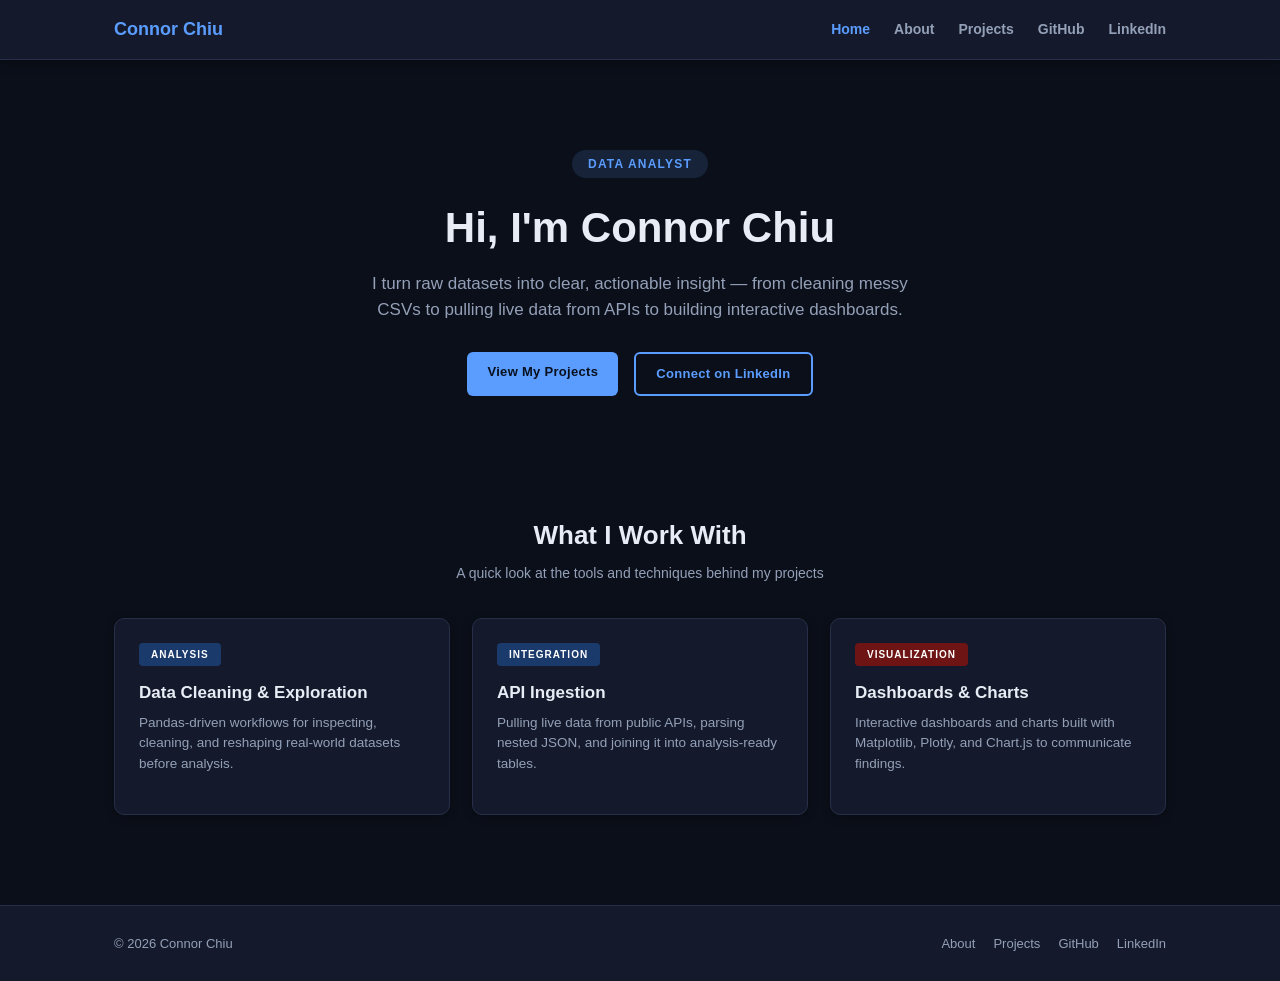
<file: docs/index.html>
<!DOCTYPE html>
<html lang="en">
<head>
  <meta charset="UTF-8" />
  <meta name="viewport" content="width=device-width, initial-scale=1.0" />
  <title>Connor Chiu — Data Analyst</title>
  <link rel="stylesheet" href="style.css" />
</head>
<body>

  <header class="site-header">
    <nav>
      <a class="brand" href="index.html">Connor Chiu</a>
      <div class="nav-links">
        <a class="active" href="index.html">Home</a>
        <a href="about.html">About</a>
        <a href="projects.html">Projects</a>
        <a href="https://github.com/connorchiu123-sketch" target="_blank" rel="noopener">GitHub</a>
        <a href="https://www.linkedin.com/in/connor-chiu-3b9094372/" target="_blank" rel="noopener">LinkedIn</a>
      </div>
    </nav>
  </header>

  <main>
    <section class="hero">
      <div class="wrap">
        <span class="eyebrow">Data Analyst</span>
        <h1>Hi, I'm Connor <span>Chiu</span></h1>
        <p class="tagline">
          I turn raw datasets into clear, actionable insight — from cleaning messy
          CSVs to pulling live data from APIs to building interactive dashboards.
        </p>
        <div class="cta-row">
          <a class="btn btn-blue" href="projects.html">View My Projects</a>
          <a class="btn btn-outline" href="https://www.linkedin.com/in/connor-chiu-3b9094372/" target="_blank" rel="noopener">Connect on LinkedIn</a>
        </div>
      </div>
    </section>

    <section>
      <div class="wrap">
        <h2>What I Work With</h2>
        <p class="section-sub">A quick look at the tools and techniques behind my projects</p>
        <div class="grid">
          <div class="card">
            <div class="tag blue">Analysis</div>
            <h3>Data Cleaning &amp; Exploration</h3>
            <p>Pandas-driven workflows for inspecting, cleaning, and reshaping real-world datasets before analysis.</p>
          </div>
          <div class="card">
            <div class="tag blue">Integration</div>
            <h3>API Ingestion</h3>
            <p>Pulling live data from public APIs, parsing nested JSON, and joining it into analysis-ready tables.</p>
          </div>
          <div class="card">
            <div class="tag red">Visualization</div>
            <h3>Dashboards &amp; Charts</h3>
            <p>Interactive dashboards and charts built with Matplotlib, Plotly, and Chart.js to communicate findings.</p>
          </div>
        </div>
      </div>
    </section>

  </main>

  <footer>
    <div class="wrap">
      <span>&copy; 2026 Connor Chiu</span>
      <div class="foot-links">
        <a href="about.html">About</a>
        <a href="projects.html">Projects</a>
        <a href="https://github.com/connorchiu123-sketch" target="_blank" rel="noopener">GitHub</a>
        <a href="https://www.linkedin.com/in/connor-chiu-3b9094372/" target="_blank" rel="noopener">LinkedIn</a>
      </div>
    </div>
  </footer>

</body>
</html>
</file>
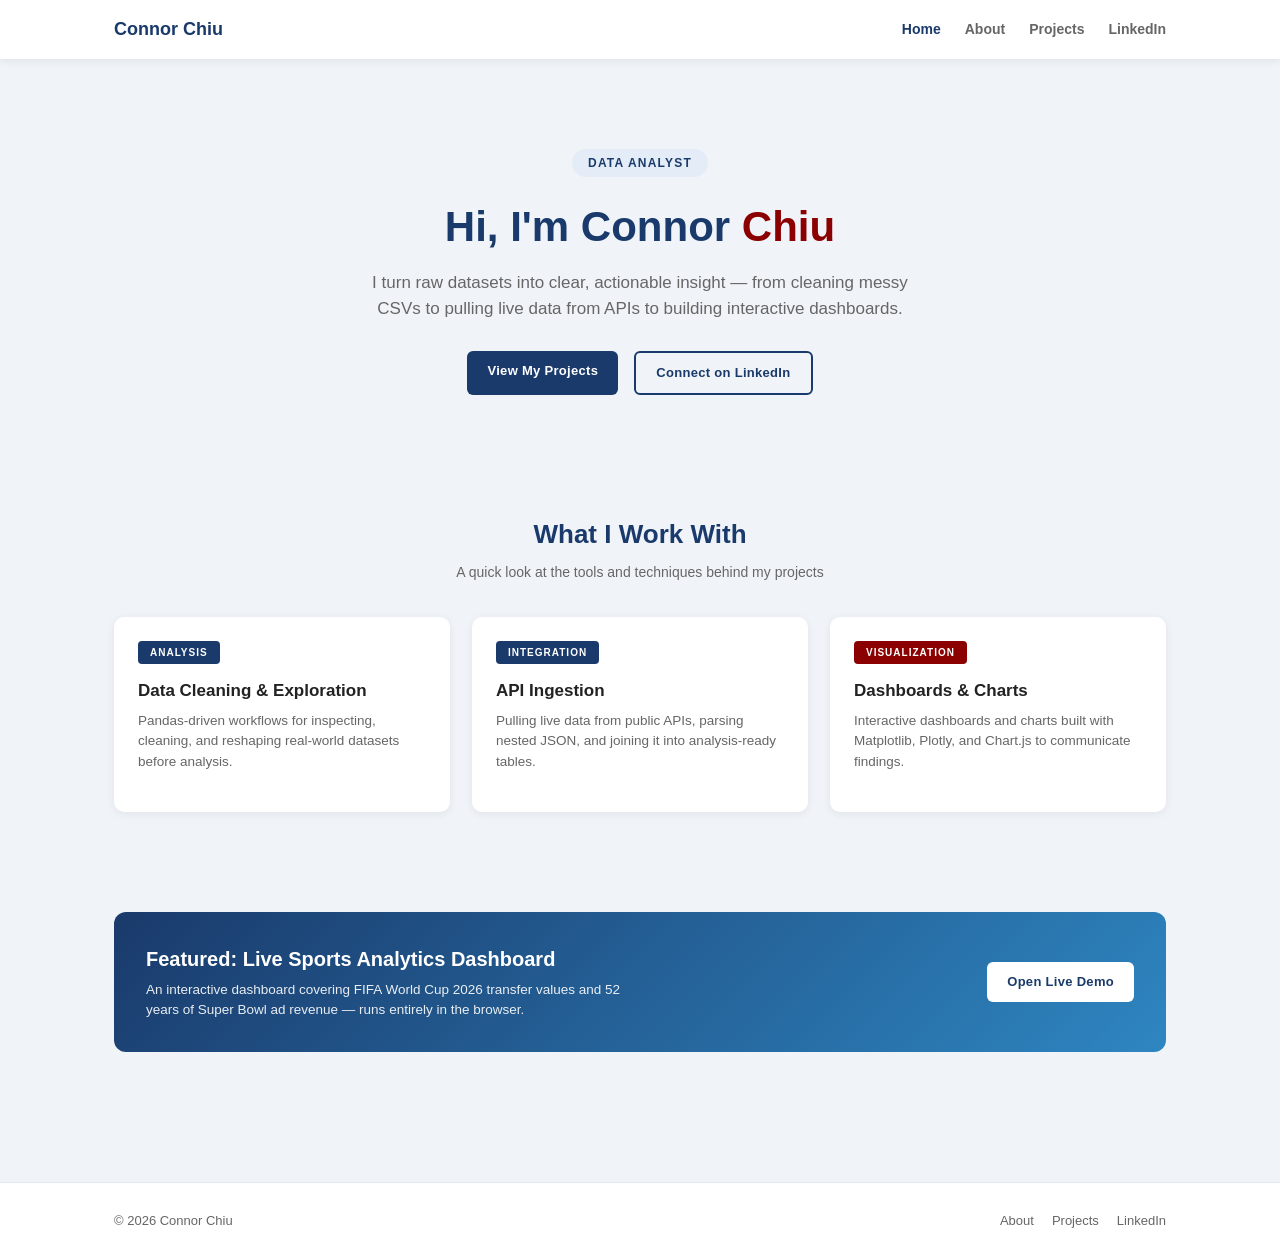
<file: Site/index.html>
<!DOCTYPE html>
<html lang="en">
<head>
  <meta charset="UTF-8" />
  <meta name="viewport" content="width=device-width, initial-scale=1.0" />
  <title>Connor Chiu — Data Analyst</title>
  <link rel="stylesheet" href="style.css" />
</head>
<body>

  <header class="site-header">
    <nav>
      <a class="brand" href="index.html">Connor Chiu</a>
      <div class="nav-links">
        <a class="active" href="index.html">Home</a>
        <a href="about.html">About</a>
        <a href="projects.html">Projects</a>
        <a href="https://www.linkedin.com/in/connor-chiu-3b9094372/" target="_blank" rel="noopener">LinkedIn</a>
      </div>
    </nav>
  </header>

  <main>
    <section class="hero">
      <div class="wrap">
        <span class="eyebrow">Data Analyst</span>
        <h1>Hi, I'm Connor <span>Chiu</span></h1>
        <p class="tagline">
          I turn raw datasets into clear, actionable insight — from cleaning messy
          CSVs to pulling live data from APIs to building interactive dashboards.
        </p>
        <div class="cta-row">
          <a class="btn btn-blue" href="projects.html">View My Projects</a>
          <a class="btn btn-outline" href="https://www.linkedin.com/in/connor-chiu-3b9094372/" target="_blank" rel="noopener">Connect on LinkedIn</a>
        </div>
      </div>
    </section>

    <section>
      <div class="wrap">
        <h2>What I Work With</h2>
        <p class="section-sub">A quick look at the tools and techniques behind my projects</p>
        <div class="grid">
          <div class="card">
            <div class="tag blue">Analysis</div>
            <h3>Data Cleaning &amp; Exploration</h3>
            <p>Pandas-driven workflows for inspecting, cleaning, and reshaping real-world datasets before analysis.</p>
          </div>
          <div class="card">
            <div class="tag blue">Integration</div>
            <h3>API Ingestion</h3>
            <p>Pulling live data from public APIs, parsing nested JSON, and joining it into analysis-ready tables.</p>
          </div>
          <div class="card">
            <div class="tag red">Visualization</div>
            <h3>Dashboards &amp; Charts</h3>
            <p>Interactive dashboards and charts built with Matplotlib, Plotly, and Chart.js to communicate findings.</p>
          </div>
        </div>
      </div>
    </section>

    <section>
      <div class="wrap">
        <div class="feature-banner">
          <div>
            <h3>Featured: Live Sports Analytics Dashboard</h3>
            <p>An interactive dashboard covering FIFA World Cup 2026 transfer values and 52 years of Super Bowl ad revenue — runs entirely in the browser.</p>
          </div>
          <a class="btn" href="../Notebooks/dashboard.html" target="_blank" rel="noopener">Open Live Demo</a>
        </div>
      </div>
    </section>
  </main>

  <footer>
    <div class="wrap">
      <span>&copy; 2026 Connor Chiu</span>
      <div class="foot-links">
        <a href="about.html">About</a>
        <a href="projects.html">Projects</a>
        <a href="https://www.linkedin.com/in/connor-chiu-3b9094372/" target="_blank" rel="noopener">LinkedIn</a>
      </div>
    </div>
  </footer>

</body>
</html>
</file>
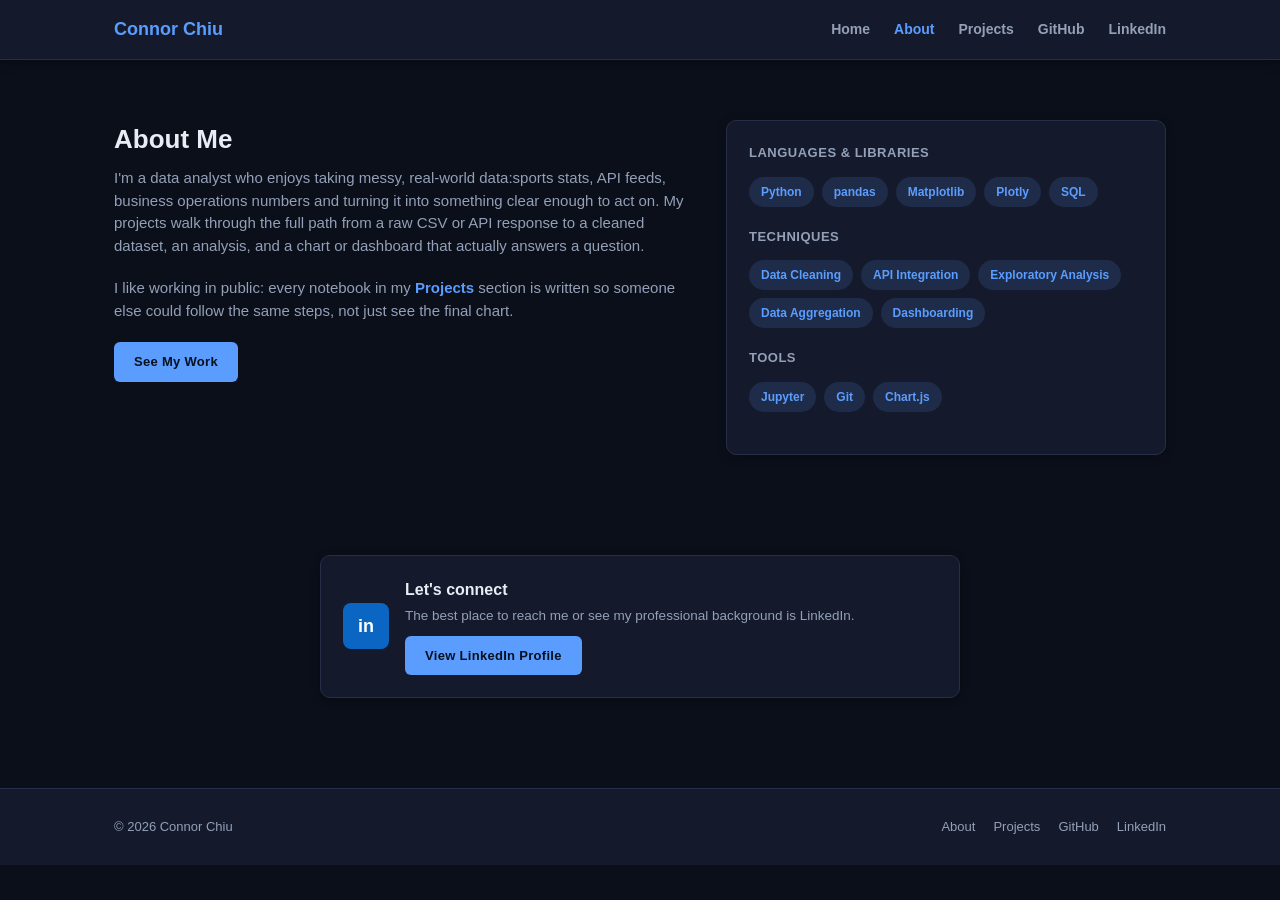
<file: docs/about.html>
<!DOCTYPE html>
<html lang="en">
<head>
  <meta charset="UTF-8" />
  <meta name="viewport" content="width=device-width, initial-scale=1.0" />
  <title>About — Connor Chiu</title>
  <link rel="stylesheet" href="style.css" />
</head>
<body>

  <header class="site-header">
    <nav>
      <a class="brand" href="index.html">Connor Chiu</a>
      <div class="nav-links">
        <a href="index.html">Home</a>
        <a class="active" href="about.html">About</a>
        <a href="projects.html">Projects</a>
        <a href="https://github.com/connorchiu123-sketch" target="_blank" rel="noopener">GitHub</a>
        <a href="https://www.linkedin.com/in/connor-chiu-3b9094372/" target="_blank" rel="noopener">LinkedIn</a>
      </div>
    </nav>
  </header>

  <main>
    <section style="padding-top: 60px;">
      <div class="wrap about-grid">
        <div>
          <h2>About Me</h2>
          <p style="color: var(--muted); font-size: 15px; margin-bottom: 20px;">
            I'm a data analyst who enjoys taking messy, real-world data:sports stats,
            API feeds, business operations numbers and turning it into something clear
            enough to act on. My projects walk through the full path from a raw CSV or
            API response to a cleaned dataset, an analysis, and a chart or dashboard that
            actually answers a question.
          </p>
          <p style="color: var(--muted); font-size: 15px; margin-bottom: 20px;">
            I like working in public: every notebook in my <a href="projects.html" style="color: var(--blue); font-weight: bold;">Projects</a>
            section is written so someone else could follow the same steps, not just see
            the final chart.
          </p>
          <a class="btn btn-blue" href="projects.html">See My Work</a>
        </div>

        <div>
          <div class="skill-card">
            <h3>Languages &amp; Libraries</h3>
            <div class="pill-row">
              <span class="pill">Python</span>
              <span class="pill">pandas</span>
              <span class="pill">Matplotlib</span>
              <span class="pill">Plotly</span>
              <span class="pill">SQL</span>
            </div>
            <h3>Techniques</h3>
            <div class="pill-row">
              <span class="pill">Data Cleaning</span>
              <span class="pill">API Integration</span>
              <span class="pill">Exploratory Analysis</span>
              <span class="pill">Data Aggregation</span>
              <span class="pill">Dashboarding</span>
            </div>
            <h3>Tools</h3>
            <div class="pill-row">
              <span class="pill">Jupyter</span>
              <span class="pill">Git</span>
              <span class="pill">Chart.js</span>
            </div>
          </div>
        </div>
      </div>
    </section>

    <section>
      <div class="wrap">
        <div class="linkedin-box" style="max-width: 640px; margin: 0 auto;">
          <div class="icon">in</div>
          <div>
            <h3 style="font-size: 16px; margin-bottom: 4px;">Let's connect</h3>
            <p style="font-size: 13.5px; color: var(--muted); margin-bottom: 0;">
              The best place to reach me or see my professional background is LinkedIn.
            </p>
            <a class="btn btn-blue" href="https://www.linkedin.com/in/connor-chiu-3b9094372/" target="_blank" rel="noopener">View LinkedIn Profile</a>
          </div>
        </div>
      </div>
    </section>
  </main>

  <footer>
    <div class="wrap">
      <span>&copy; 2026 Connor Chiu</span>
      <div class="foot-links">
        <a href="about.html">About</a>
        <a href="projects.html">Projects</a>
        <a href="https://github.com/connorchiu123-sketch" target="_blank" rel="noopener">GitHub</a>
        <a href="https://www.linkedin.com/in/connor-chiu-3b9094372/" target="_blank" rel="noopener">LinkedIn</a>
      </div>
    </div>
  </footer>

</body>
</html>
</file>
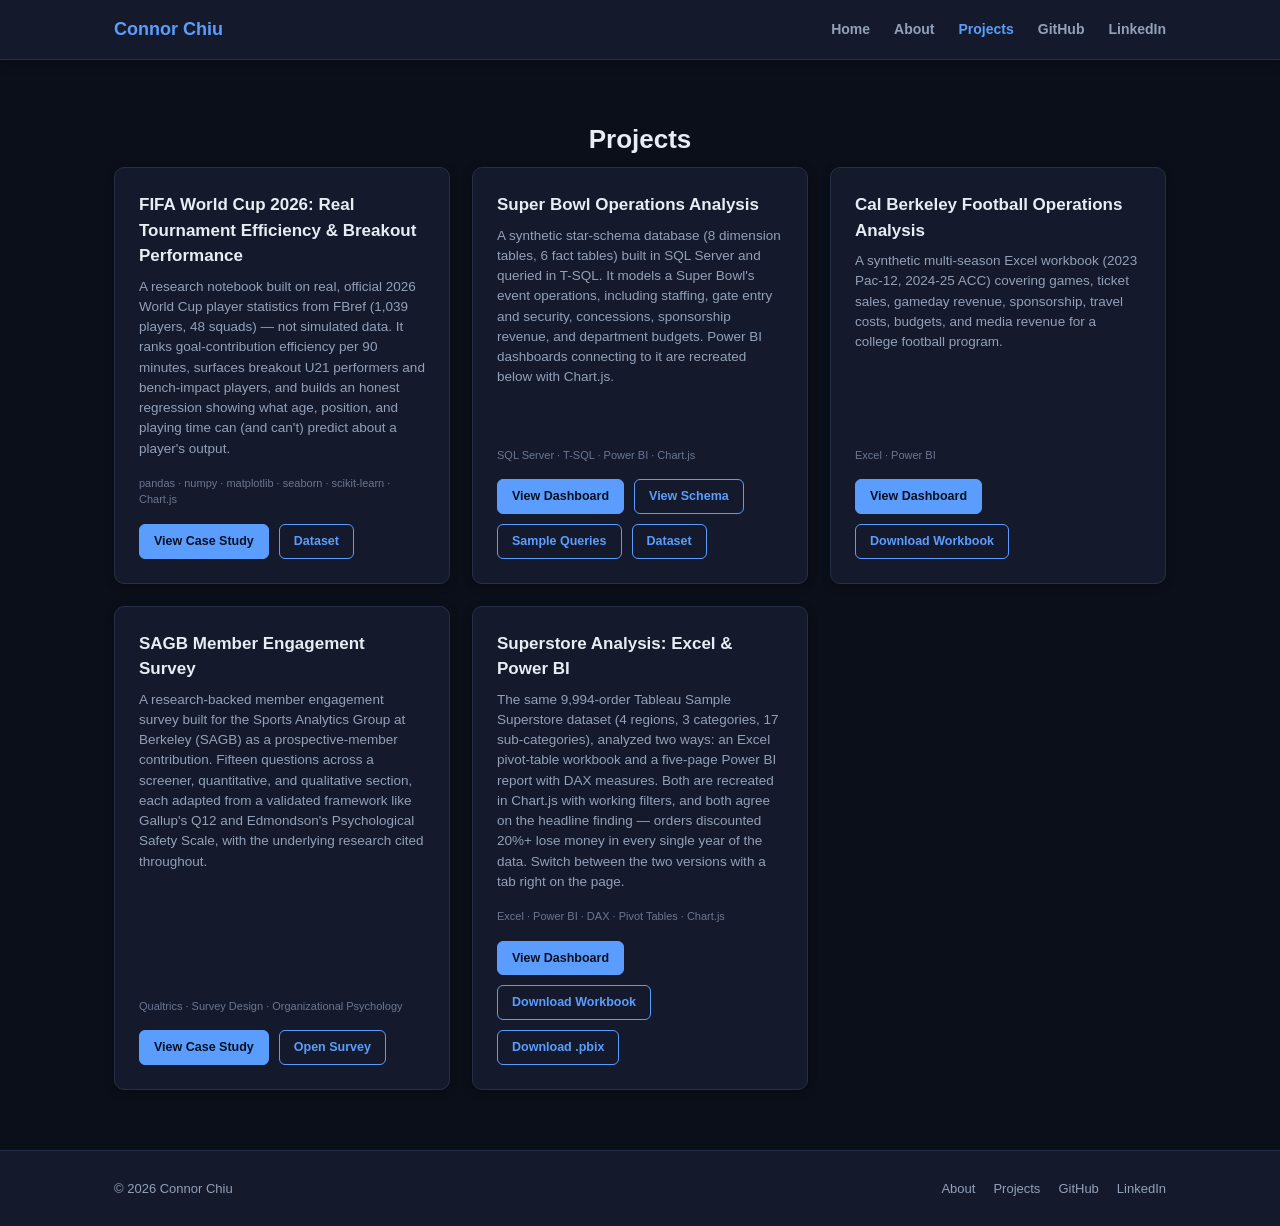
<file: docs/projects.html>
<!DOCTYPE html>
<html lang="en">
<head>
  <meta charset="UTF-8" />
  <meta name="viewport" content="width=device-width, initial-scale=1.0" />
  <title>Projects — Connor Chiu</title>
  <link rel="stylesheet" href="style.css" />
</head>
<body>

  <header class="site-header">
    <nav>
      <a class="brand" href="index.html">Connor Chiu</a>
      <div class="nav-links">
        <a href="index.html">Home</a>
        <a href="about.html">About</a>
        <a class="active" href="projects.html">Projects</a>
        <a href="https://github.com/connorchiu123-sketch" target="_blank" rel="noopener">GitHub</a>
        <a href="https://www.linkedin.com/in/connor-chiu-3b9094372/" target="_blank" rel="noopener">LinkedIn</a>
      </div>
    </nav>
  </header>

  <main>
    <section style="padding-top: 60px; padding-bottom: 20px;">
      <div class="wrap">
        <h2>Projects</h2>

        <div class="grid">

          <div class="card">
            <h3>FIFA World Cup 2026: Real Tournament Efficiency &amp; Breakout Performance</h3>
            <p>
              A research notebook built on real, official 2026 World Cup player statistics
              from FBref (1,039 players, 48 squads) &mdash; not simulated data. It ranks
              goal-contribution efficiency per 90 minutes, surfaces breakout U21 performers
              and bench-impact players, and builds an honest regression showing what age,
              position, and playing time can (and can't) predict about a player's output.
            </p>
            <div class="stack">pandas · numpy · matplotlib · seaborn · scikit-learn · Chart.js</div>
            <div class="links">
              <a class="primary" href="fifa-world-cup.html">View Case Study</a>
              <a href="downloads/world_cup_2026_real_standard_stats.csv">Dataset</a>
            </div>
          </div>

          <div class="card">
            <h3>Super Bowl Operations Analysis</h3>
            <p>
              A synthetic star-schema database (8 dimension tables, 6 fact tables) built in
              SQL Server and queried in T-SQL. It models a Super Bowl's event operations,
              including staffing, gate entry and security, concessions, sponsorship revenue,
              and department budgets. Power BI dashboards connecting to it are recreated
              below with Chart.js.
            </p>
            <div class="stack">SQL Server · T-SQL · Power BI · Chart.js</div>
            <div class="links">
              <a class="primary" href="super-bowl-ops.html">View Dashboard</a>
              <a href="super-bowl-schema.html">View Schema</a>
              <a href="super-bowl-queries.html">Sample Queries</a>
              <a href="super-bowl-dataset.html">Dataset</a>
            </div>
          </div>

          <div class="card">
            <h3>Cal Berkeley Football Operations Analysis</h3>
            <p>
              A synthetic multi-season Excel workbook (2023 Pac-12, 2024-25 ACC) covering
              games, ticket sales, gameday revenue, sponsorship, travel costs, budgets, and
              media revenue for a college football program.
            </p>
            <div class="stack">Excel · Power BI</div>
            <div class="links">
              <a class="primary" href="cal-football.html">View Dashboard</a>
              <a href="downloads/Cal_Football_Business_Operations_Dataset.xlsx">Download Workbook</a>
            </div>
          </div>

          <div class="card">
            <h3>SAGB Member Engagement Survey</h3>
            <p>
              A research-backed member engagement survey built for the Sports Analytics
              Group at Berkeley (SAGB) as a prospective-member contribution. Fifteen
              questions across a screener, quantitative, and qualitative section, each
              adapted from a validated framework like Gallup's Q12 and Edmondson's
              Psychological Safety Scale, with the underlying research cited throughout.
            </p>
            <div class="stack">Qualtrics · Survey Design · Organizational Psychology</div>
            <div class="links">
              <a class="primary" href="sagb-survey.html">View Case Study</a>
              <a href="https://qualtricsxmf7tqcxghh.qualtrics.com/jfe/form/SV_6s2ecfkb9zqnwsm" target="_blank" rel="noopener">Open Survey</a>
            </div>
          </div>

          <div class="card">
            <h3>Superstore Analysis: Excel &amp; Power BI</h3>
            <p>
              The same 9,994-order Tableau Sample Superstore dataset (4 regions, 3
              categories, 17 sub-categories), analyzed two ways: an Excel pivot-table
              workbook and a five-page Power BI report with DAX measures. Both are recreated
              in Chart.js with working filters, and both agree on the headline finding &mdash;
              orders discounted 20%+ lose money in every single year of the data. Switch
              between the two versions with a tab right on the page.
            </p>
            <div class="stack">Excel · Power BI · DAX · Pivot Tables · Chart.js</div>
            <div class="links">
              <a class="primary" href="superstore.html">View Dashboard</a>
              <a href="downloads/Sample_Superstore.xlsx" download>Download Workbook</a>
              <a href="downloads/SuperStore_Dataset.pbix" download>Download .pbix</a>
            </div>
          </div>

        </div>
      </div>
    </section>
  </main>

  <footer>
    <div class="wrap">
      <span>&copy; 2026 Connor Chiu</span>
      <div class="foot-links">
        <a href="about.html">About</a>
        <a href="projects.html">Projects</a>
        <a href="https://github.com/connorchiu123-sketch" target="_blank" rel="noopener">GitHub</a>
        <a href="https://www.linkedin.com/in/connor-chiu-3b9094372/" target="_blank" rel="noopener">LinkedIn</a>
      </div>
    </div>
  </footer>

</body>
</html>
</file>
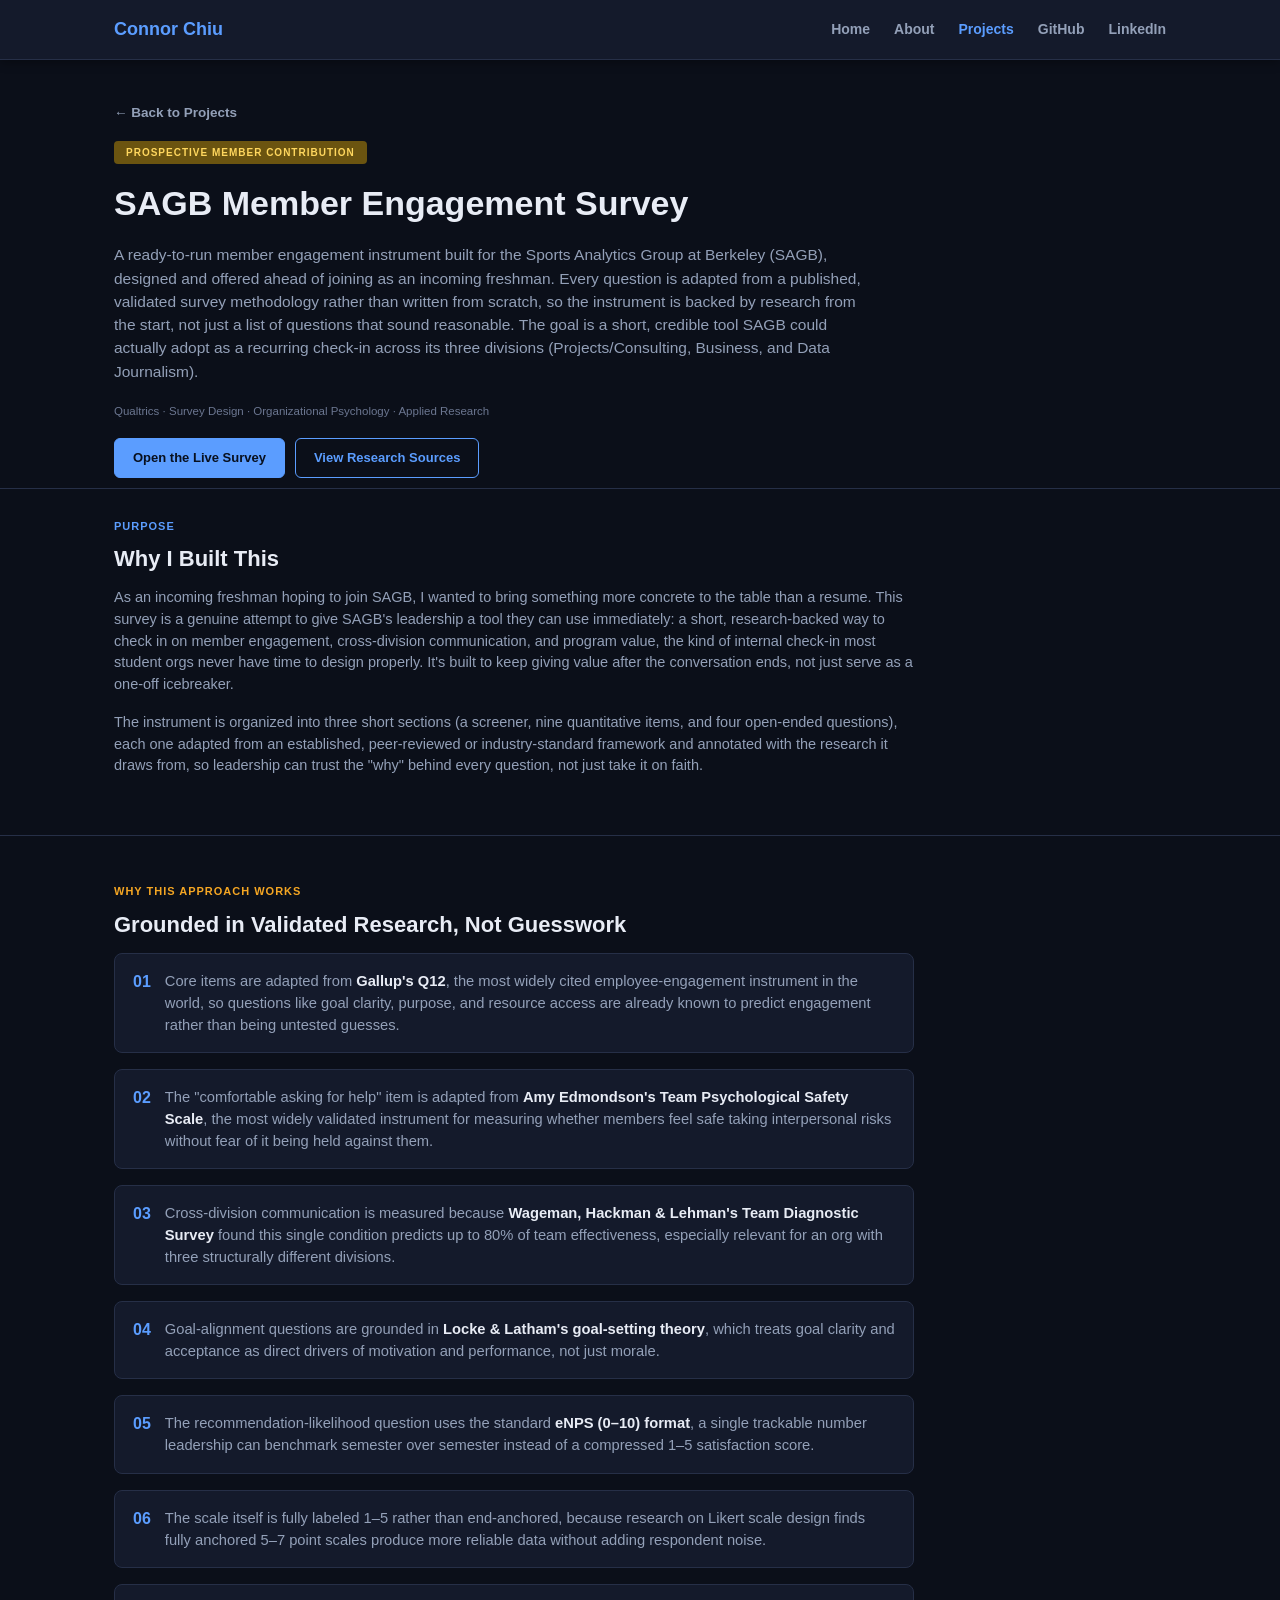
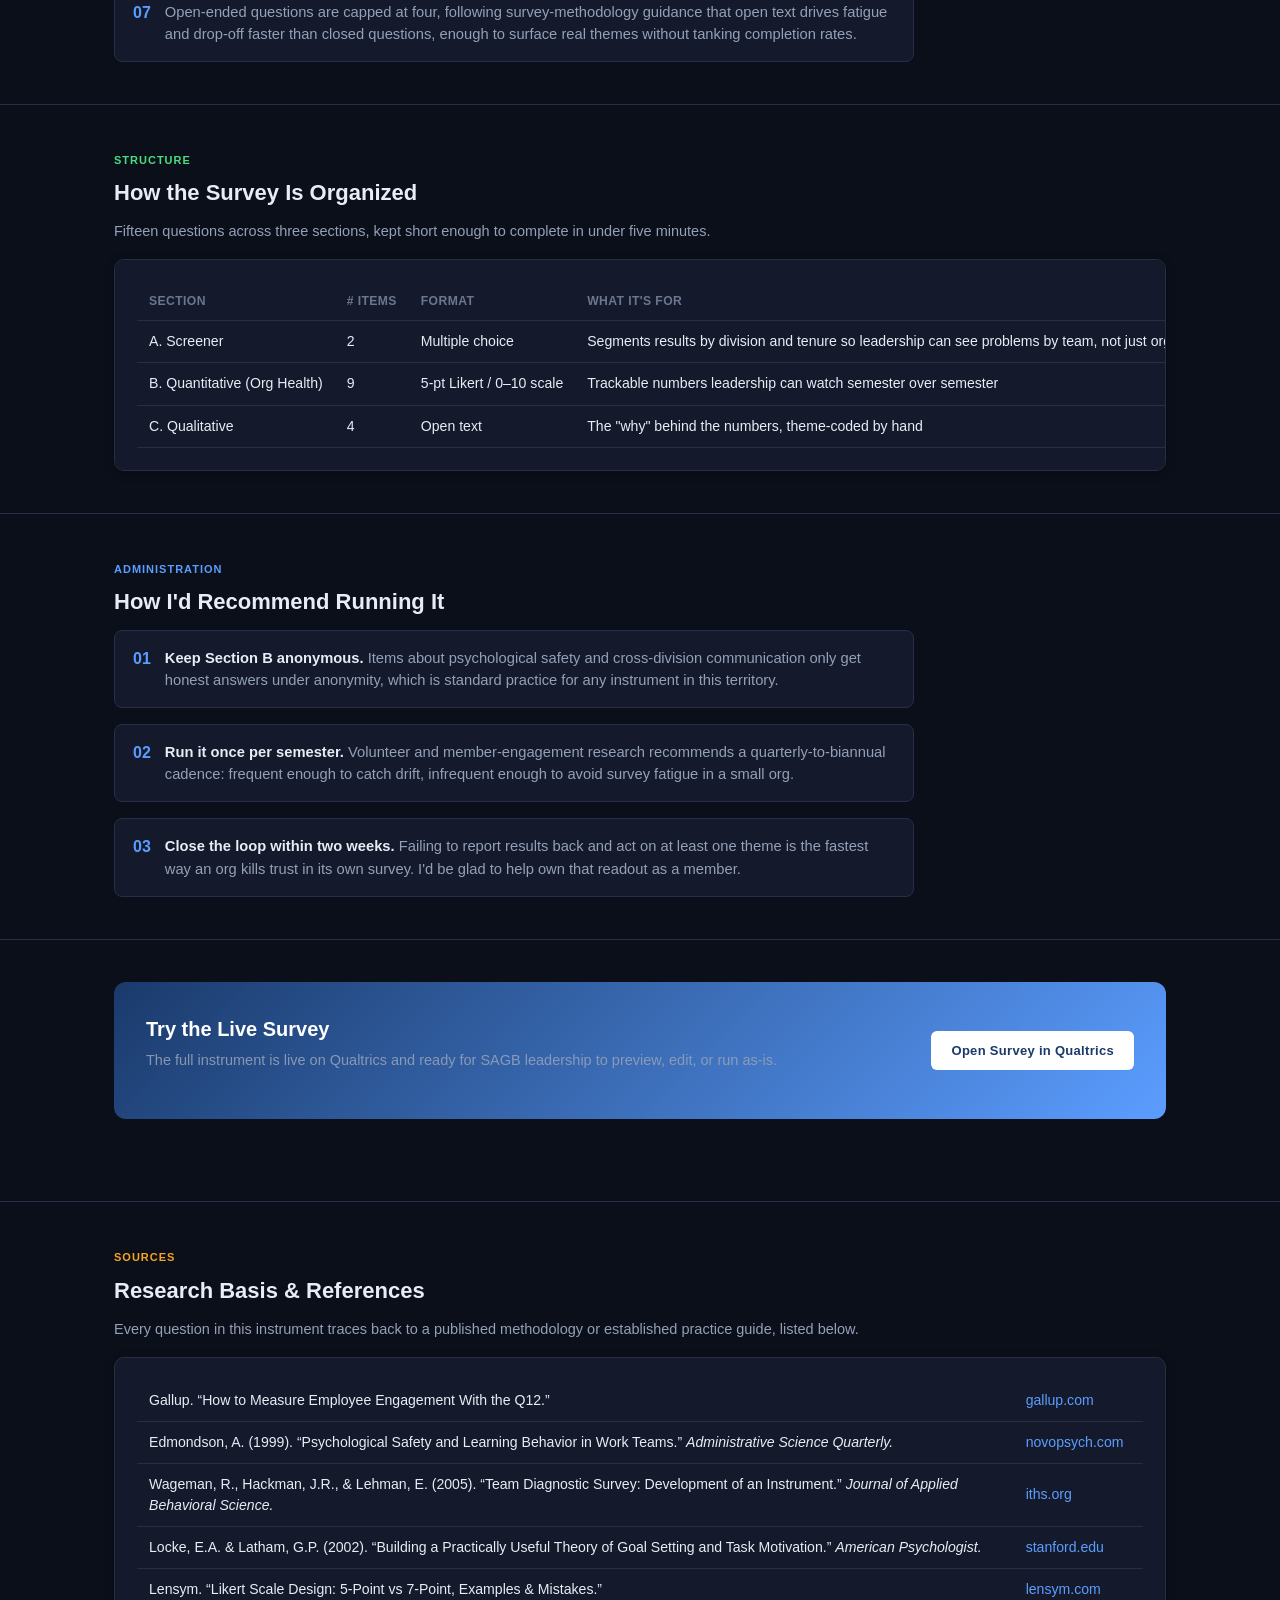
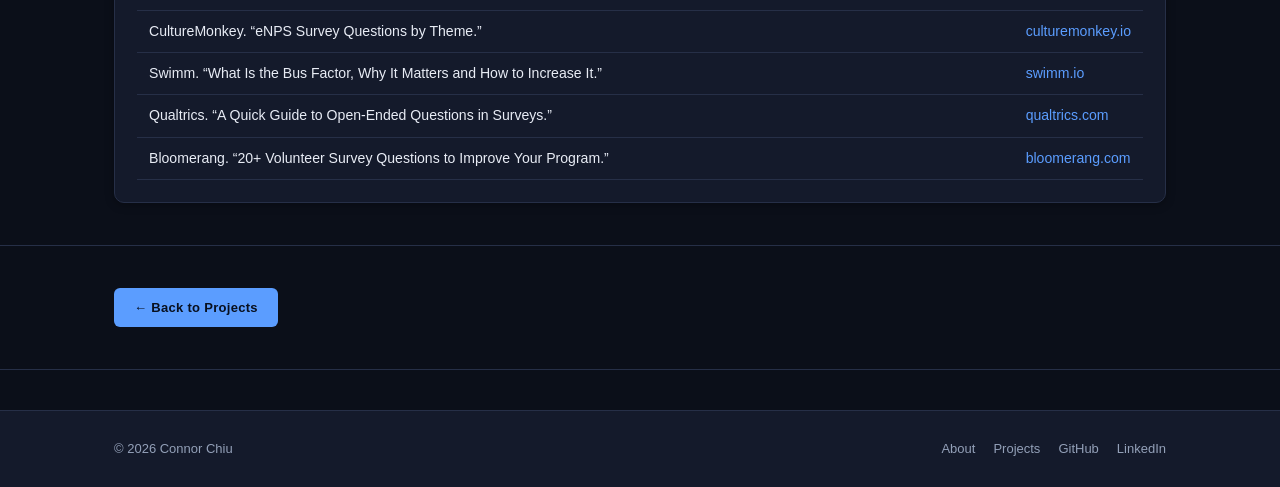
<file: docs/sagb-survey.html>
<!DOCTYPE html>
<html lang="en">
<head>
  <meta charset="UTF-8" />
  <meta name="viewport" content="width=device-width, initial-scale=1.0" />
  <title>SAGB Member Engagement Survey — Connor Chiu</title>
  <link rel="stylesheet" href="style.css" />
</head>
<body>

  <header class="site-header">
    <nav>
      <a class="brand" href="index.html">Connor Chiu</a>
      <div class="nav-links">
        <a href="index.html">Home</a>
        <a href="about.html">About</a>
        <a class="active" href="projects.html">Projects</a>
        <a href="https://github.com/connorchiu123-sketch" target="_blank" rel="noopener">GitHub</a>
        <a href="https://www.linkedin.com/in/connor-chiu-3b9094372/" target="_blank" rel="noopener">LinkedIn</a>
      </div>
    </nav>
  </header>

  <main>
    <section class="case-hero">
      <div class="wrap">
        <a class="case-back" href="projects.html">&larr; Back to Projects</a>
        <div class="top-row">
          <span class="tag gold">Prospective Member Contribution</span>
        </div>
        <h1>SAGB Member Engagement Survey</h1>
        <p class="lead">
          A ready-to-run member engagement instrument built for the Sports Analytics Group
          at Berkeley (SAGB), designed and offered ahead of joining as an incoming freshman.
          Every question is adapted from a published, validated survey methodology rather
          than written from scratch, so the instrument is backed by research from the start,
          not just a list of questions that sound reasonable. The goal is a short,
          credible tool SAGB could actually adopt as a recurring check-in across its three
          divisions (Projects/Consulting, Business, and Data Journalism).
        </p>
        <div class="stack">Qualtrics &middot; Survey Design &middot; Organizational Psychology &middot; Applied Research</div>
        <div class="case-links">
          <a class="primary" href="https://qualtricsxmf7tqcxghh.qualtrics.com/jfe/form/SV_6s2ecfkb9zqnwsm" target="_blank" rel="noopener">Open the Live Survey</a>
          <a href="#references">View Research Sources</a>
        </div>
      </div>
    </section>

    <section class="case-section" style="padding-top: 24px;">
      <div class="wrap">
        <span class="step">Purpose</span>
        <h2>Why I Built This</h2>
        <p>
          As an incoming freshman hoping to join SAGB, I wanted to bring something more
          concrete to the table than a resume. This survey is a genuine attempt to give
          SAGB's leadership a tool they can use immediately: a short, research-backed way
          to check in on member engagement, cross-division communication, and program value,
          the kind of internal check-in most student orgs never have time to design
          properly. It's built to keep giving value after the conversation ends, not just
          serve as a one-off icebreaker.
        </p>
        <p>
          The instrument is organized into three short sections (a screener, nine
          quantitative items, and four open-ended questions), each one adapted from an
          established, peer-reviewed or industry-standard framework and annotated with the
          research it draws from, so leadership can trust the "why" behind every question,
          not just take it on faith.
        </p>
      </div>
    </section>

    <section class="case-section">
      <div class="wrap">
        <span class="step" style="color:#f5a623;">Why This Approach Works</span>
        <h2>Grounded in Validated Research, Not Guesswork</h2>
        <div class="finding-list">
          <div class="finding-item"><div class="n">01</div><p>Core items are adapted from <strong>Gallup's Q12</strong>, the most widely cited employee-engagement instrument in the world, so questions like goal clarity, purpose, and resource access are already known to predict engagement rather than being untested guesses.</p></div>
          <div class="finding-item"><div class="n">02</div><p>The "comfortable asking for help" item is adapted from <strong>Amy Edmondson's Team Psychological Safety Scale</strong>, the most widely validated instrument for measuring whether members feel safe taking interpersonal risks without fear of it being held against them.</p></div>
          <div class="finding-item"><div class="n">03</div><p>Cross-division communication is measured because <strong>Wageman, Hackman &amp; Lehman's Team Diagnostic Survey</strong> found this single condition predicts up to 80% of team effectiveness, especially relevant for an org with three structurally different divisions.</p></div>
          <div class="finding-item"><div class="n">04</div><p>Goal-alignment questions are grounded in <strong>Locke &amp; Latham's goal-setting theory</strong>, which treats goal clarity and acceptance as direct drivers of motivation and performance, not just morale.</p></div>
          <div class="finding-item"><div class="n">05</div><p>The recommendation-likelihood question uses the standard <strong>eNPS (0&ndash;10) format</strong>, a single trackable number leadership can benchmark semester over semester instead of a compressed 1&ndash;5 satisfaction score.</p></div>
          <div class="finding-item"><div class="n">06</div><p>The scale itself is fully labeled 1&ndash;5 rather than end-anchored, because research on Likert scale design finds fully anchored 5&ndash;7 point scales produce more reliable data without adding respondent noise.</p></div>
          <div class="finding-item"><div class="n">07</div><p>Open-ended questions are capped at four, following survey-methodology guidance that open text drives fatigue and drop-off faster than closed questions, enough to surface real themes without tanking completion rates.</p></div>
        </div>
      </div>
    </section>

    <section class="case-section">
      <div class="wrap">
        <span class="step" style="color:#4ade80;">Structure</span>
        <h2>How the Survey Is Organized</h2>
        <p>Fifteen questions across three sections, kept short enough to complete in under five minutes.</p>
        <div class="chart-card table-scroll">
          <table class="data-table">
            <thead>
              <tr><th>Section</th><th># Items</th><th>Format</th><th>What It's For</th></tr>
            </thead>
            <tbody>
              <tr>
                <td>A. Screener</td>
                <td>2</td>
                <td>Multiple choice</td>
                <td>Segments results by division and tenure so leadership can see problems by team, not just org-wide</td>
              </tr>
              <tr>
                <td>B. Quantitative (Org Health)</td>
                <td>9</td>
                <td>5-pt Likert / 0&ndash;10 scale</td>
                <td>Trackable numbers leadership can watch semester over semester</td>
              </tr>
              <tr>
                <td>C. Qualitative</td>
                <td>4</td>
                <td>Open text</td>
                <td>The "why" behind the numbers, theme-coded by hand</td>
              </tr>
            </tbody>
          </table>
        </div>
      </div>
    </section>

    <section class="case-section">
      <div class="wrap">
        <span class="step">Administration</span>
        <h2>How I'd Recommend Running It</h2>
        <div class="finding-list">
          <div class="finding-item"><div class="n">01</div><p><strong>Keep Section B anonymous.</strong> Items about psychological safety and cross-division communication only get honest answers under anonymity, which is standard practice for any instrument in this territory.</p></div>
          <div class="finding-item"><div class="n">02</div><p><strong>Run it once per semester.</strong> Volunteer and member-engagement research recommends a quarterly-to-biannual cadence: frequent enough to catch drift, infrequent enough to avoid survey fatigue in a small org.</p></div>
          <div class="finding-item"><div class="n">03</div><p><strong>Close the loop within two weeks.</strong> Failing to report results back and act on at least one theme is the fastest way an org kills trust in its own survey. I'd be glad to help own that readout as a member.</p></div>
        </div>
      </div>
    </section>

    <section class="case-section">
      <div class="wrap">
        <div class="feature-banner">
          <div>
            <h3>Try the Live Survey</h3>
            <p>The full instrument is live on Qualtrics and ready for SAGB leadership to preview, edit, or run as-is.</p>
          </div>
          <a class="btn" href="https://qualtricsxmf7tqcxghh.qualtrics.com/jfe/form/SV_6s2ecfkb9zqnwsm" target="_blank" rel="noopener">Open Survey in Qualtrics</a>
        </div>
      </div>
    </section>

    <section class="case-section" id="references">
      <div class="wrap">
        <span class="step" style="color:#f5a623;">Sources</span>
        <h2>Research Basis &amp; References</h2>
        <p>Every question in this instrument traces back to a published methodology or established practice guide, listed below.</p>
        <div class="chart-card table-scroll">
          <table class="data-table">
            <tbody>
              <tr><td style="white-space:normal;">Gallup. &ldquo;How to Measure Employee Engagement With the Q12.&rdquo;</td><td><a href="https://www.gallup.com/workplace/356045/q12-question-summary.aspx" target="_blank" rel="noopener" style="color:var(--blue);">gallup.com</a></td></tr>
              <tr><td style="white-space:normal;">Edmondson, A. (1999). &ldquo;Psychological Safety and Learning Behavior in Work Teams.&rdquo; <em>Administrative Science Quarterly.</em></td><td><a href="https://novopsych.com/assessments/sport-assessments/team-psychological-safety-tps-7/" target="_blank" rel="noopener" style="color:var(--blue);">novopsych.com</a></td></tr>
              <tr><td style="white-space:normal;">Wageman, R., Hackman, J.R., &amp; Lehman, E. (2005). &ldquo;Team Diagnostic Survey: Development of an Instrument.&rdquo; <em>Journal of Applied Behavioral Science.</em></td><td><a href="https://www.iths.org/wp-content/uploads/Wageman-et-al-2005-Team-diagnostic-survey.pdf" target="_blank" rel="noopener" style="color:var(--blue);">iths.org</a></td></tr>
              <tr><td style="white-space:normal;">Locke, E.A. &amp; Latham, G.P. (2002). &ldquo;Building a Practically Useful Theory of Goal Setting and Task Motivation.&rdquo; <em>American Psychologist.</em></td><td><a href="https://med.stanford.edu/content/dam/sm/s-spire/documents/PD.locke-and-latham-retrospective_Paper.pdf" target="_blank" rel="noopener" style="color:var(--blue);">stanford.edu</a></td></tr>
              <tr><td style="white-space:normal;">Lensym. &ldquo;Likert Scale Design: 5-Point vs 7-Point, Examples &amp; Mistakes.&rdquo;</td><td><a href="https://lensym.com/blog/likert-scale-design-guide/" target="_blank" rel="noopener" style="color:var(--blue);">lensym.com</a></td></tr>
              <tr><td style="white-space:normal;">CultureMonkey. &ldquo;eNPS Survey Questions by Theme.&rdquo;</td><td><a href="https://www.culturemonkey.io/employee-engagement/employee-net-promoter-score-questions/" target="_blank" rel="noopener" style="color:var(--blue);">culturemonkey.io</a></td></tr>
              <tr><td style="white-space:normal;">Swimm. &ldquo;What Is the Bus Factor, Why It Matters and How to Increase It.&rdquo;</td><td><a href="https://swimm.io/learn/developer-experience/what-is-the-bus-factor-why-it-matters-and-how-to-increase-it" target="_blank" rel="noopener" style="color:var(--blue);">swimm.io</a></td></tr>
              <tr><td style="white-space:normal;">Qualtrics. &ldquo;A Quick Guide to Open-Ended Questions in Surveys.&rdquo;</td><td><a href="https://www.qualtrics.com/articles/strategy-research/open-ended-questions/" target="_blank" rel="noopener" style="color:var(--blue);">qualtrics.com</a></td></tr>
              <tr><td style="white-space:normal;">Bloomerang. &ldquo;20+ Volunteer Survey Questions to Improve Your Program.&rdquo;</td><td><a href="https://bloomerang.com/blog/volunteer-survey-questions" target="_blank" rel="noopener" style="color:var(--blue);">bloomerang.com</a></td></tr>
            </tbody>
          </table>
        </div>
      </div>
    </section>

    <section class="case-section" style="border-bottom: 1px solid var(--border);">
      <div class="wrap">
        <a class="btn btn-blue" href="projects.html">&larr; Back to Projects</a>
      </div>
    </section>
  </main>

  <footer>
    <div class="wrap">
      <span>&copy; 2026 Connor Chiu</span>
      <div class="foot-links">
        <a href="about.html">About</a>
        <a href="projects.html">Projects</a>
        <a href="https://github.com/connorchiu123-sketch" target="_blank" rel="noopener">GitHub</a>
        <a href="https://www.linkedin.com/in/connor-chiu-3b9094372/" target="_blank" rel="noopener">LinkedIn</a>
      </div>
    </div>
  </footer>

</body>
</html>
</file>
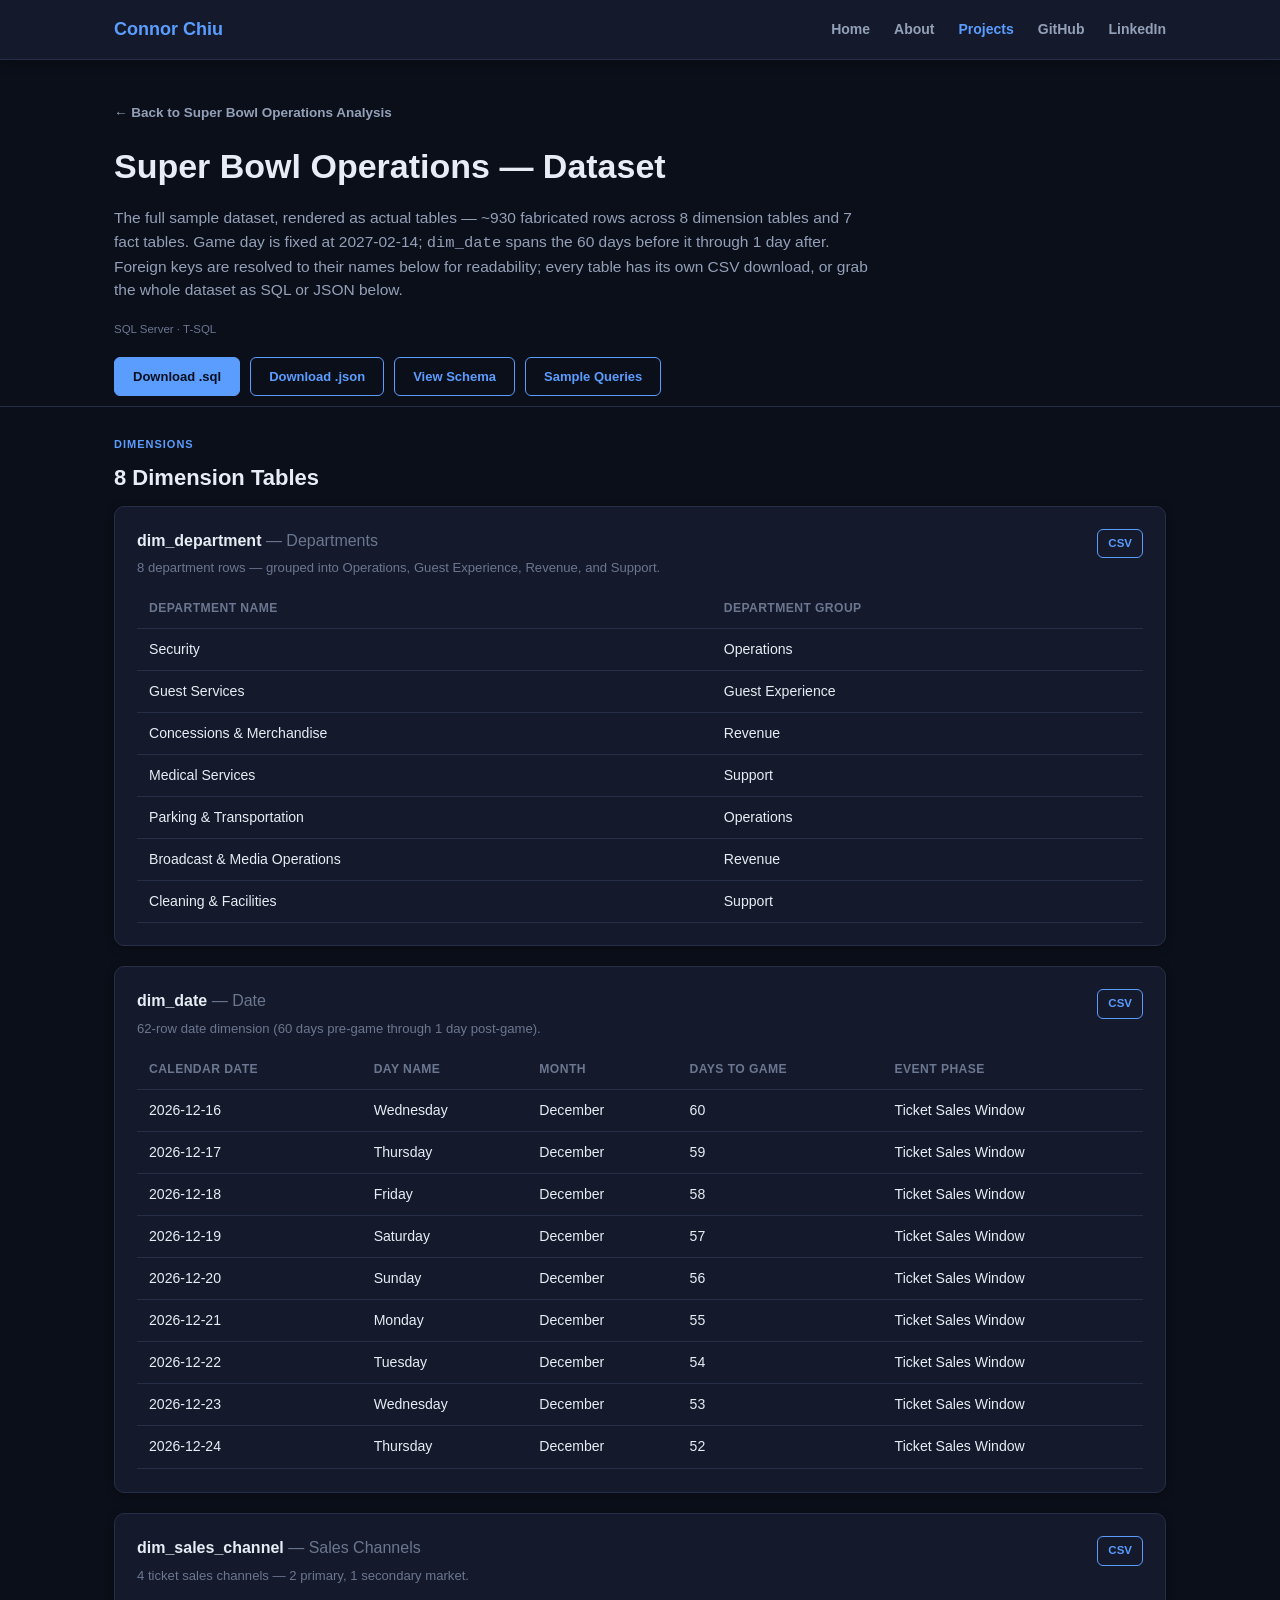
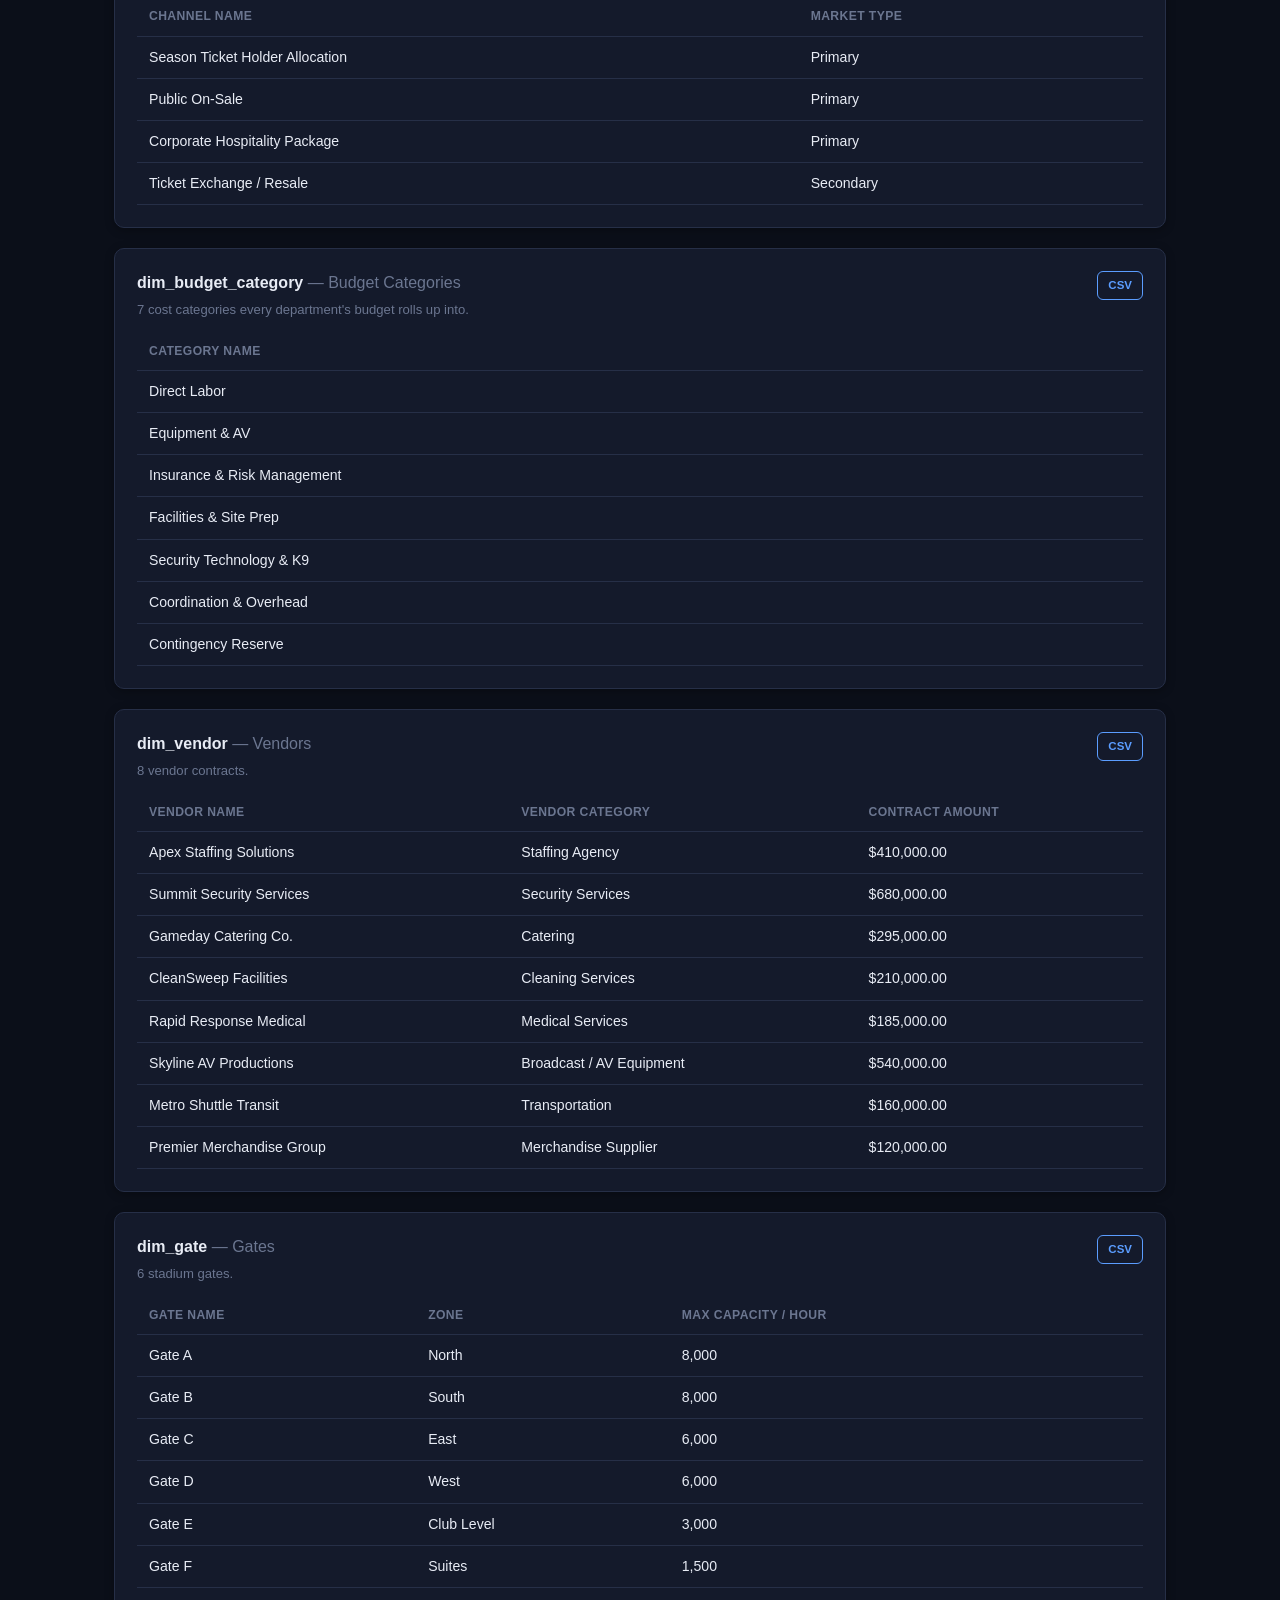
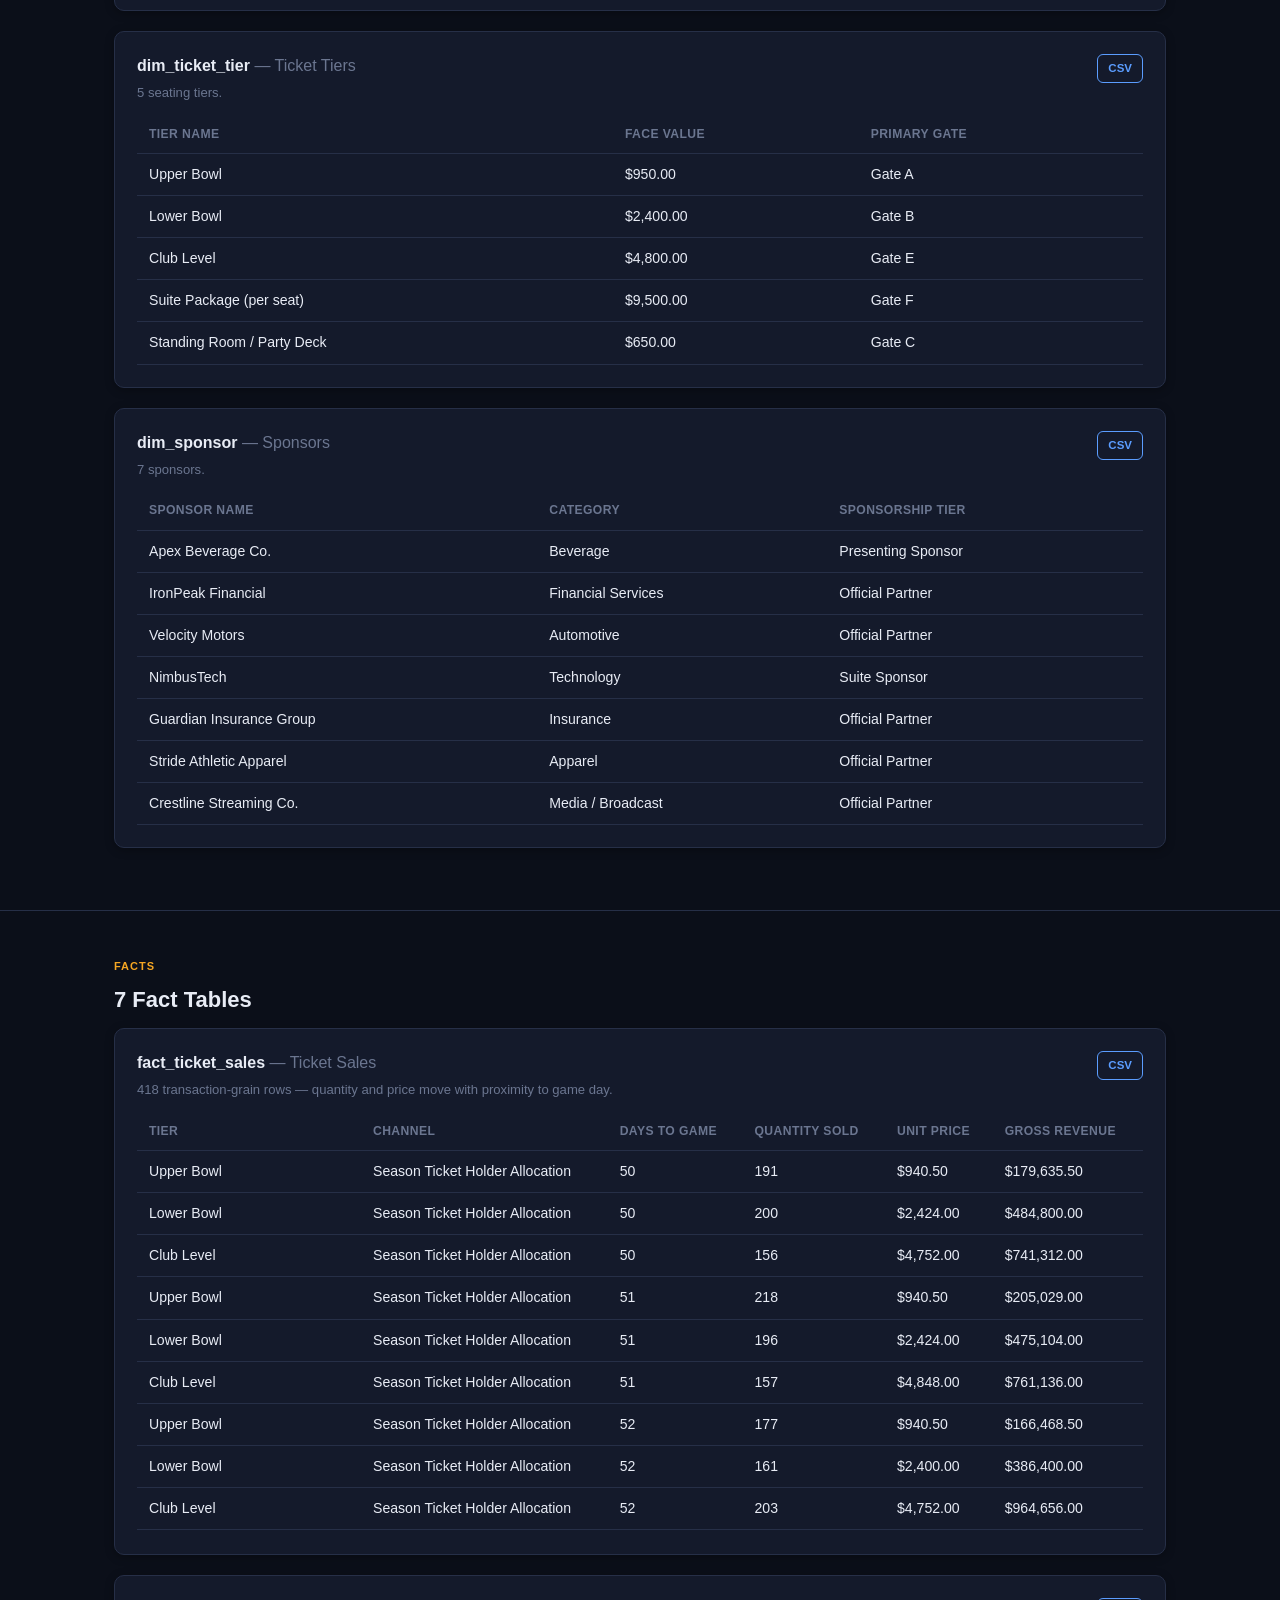
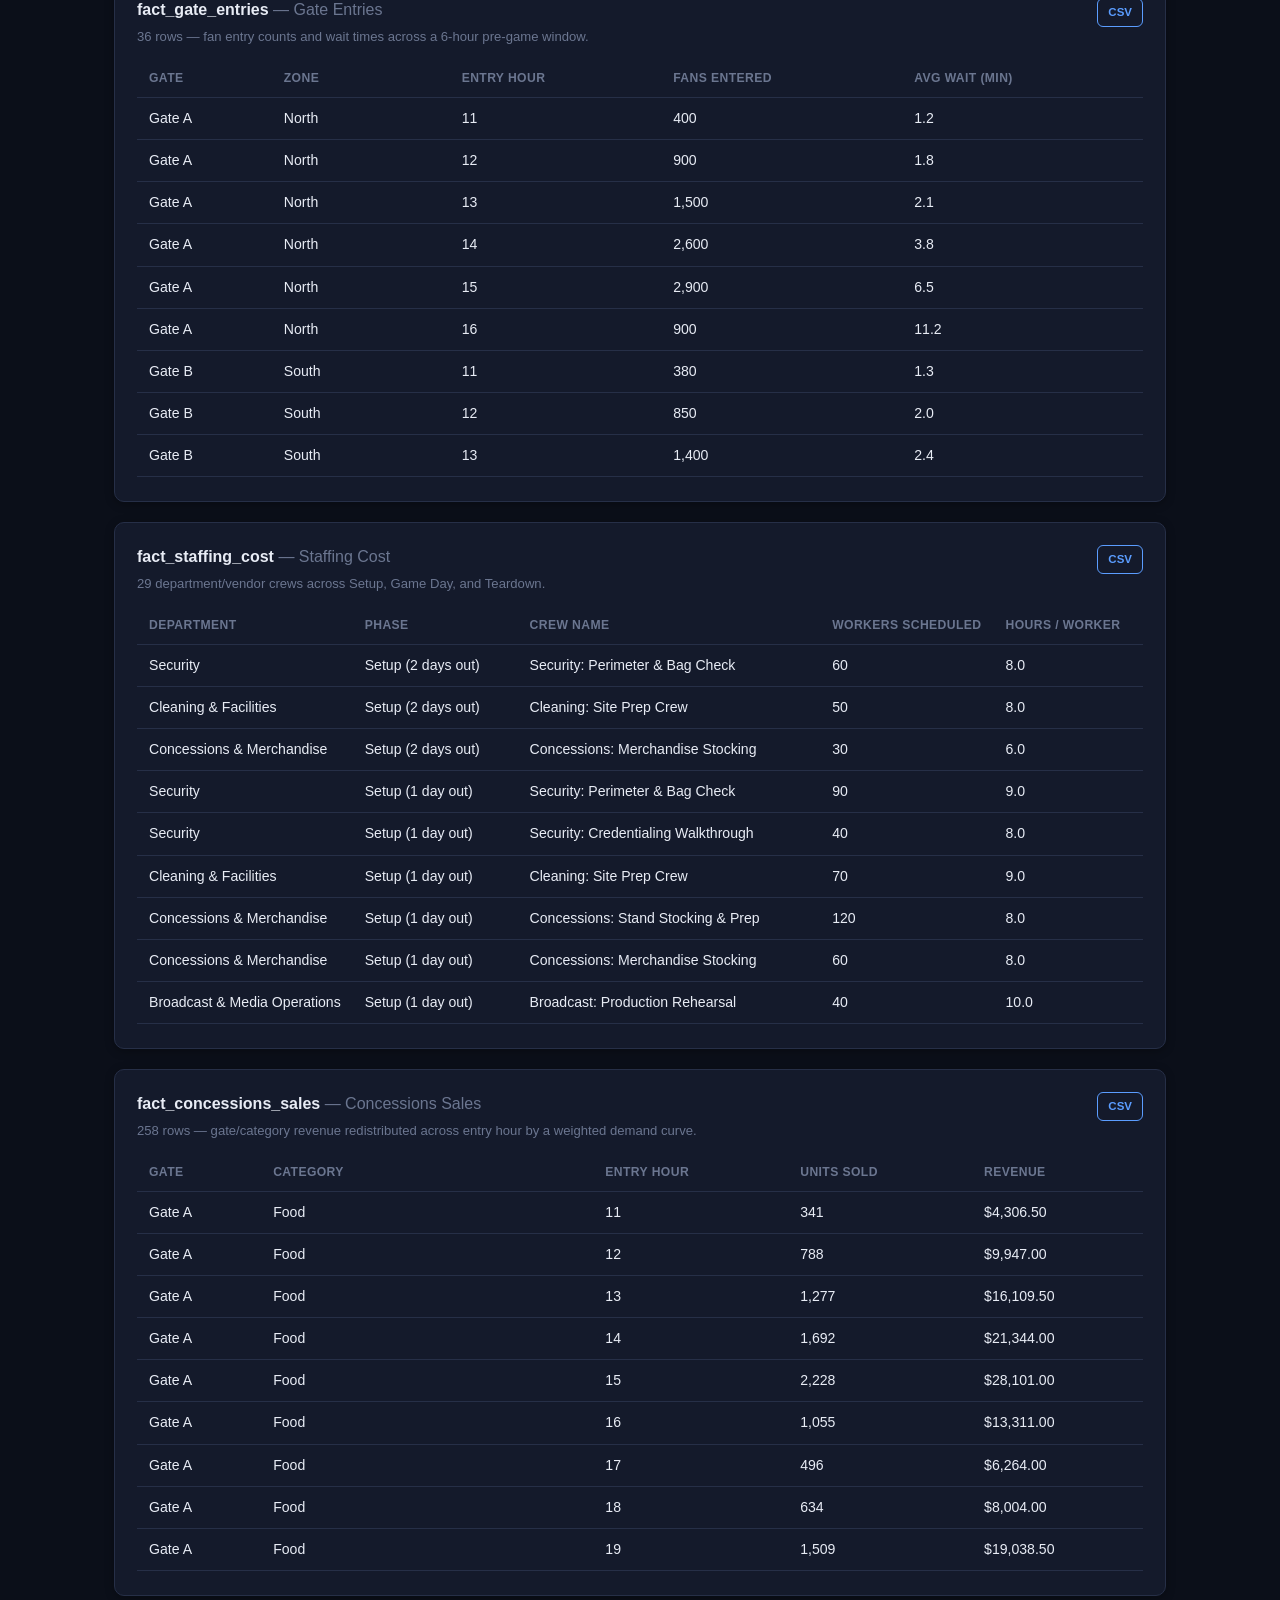
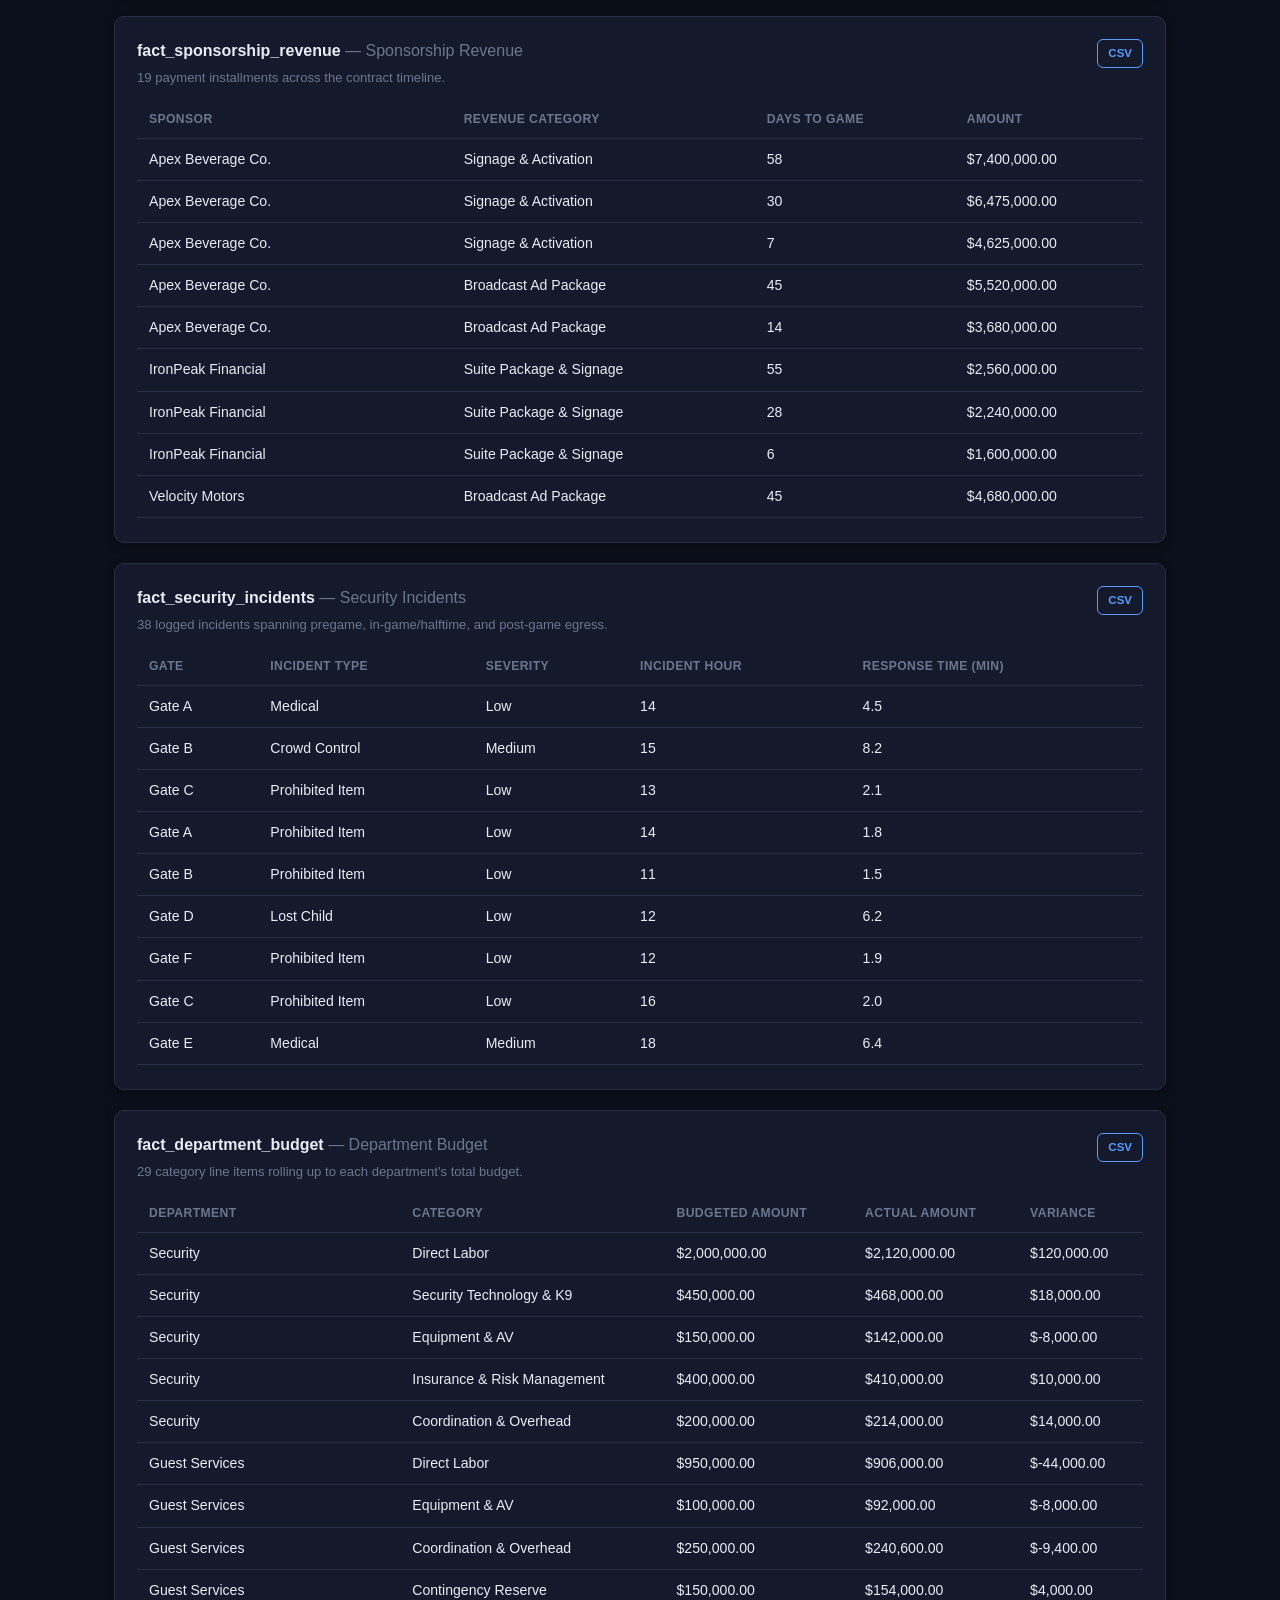
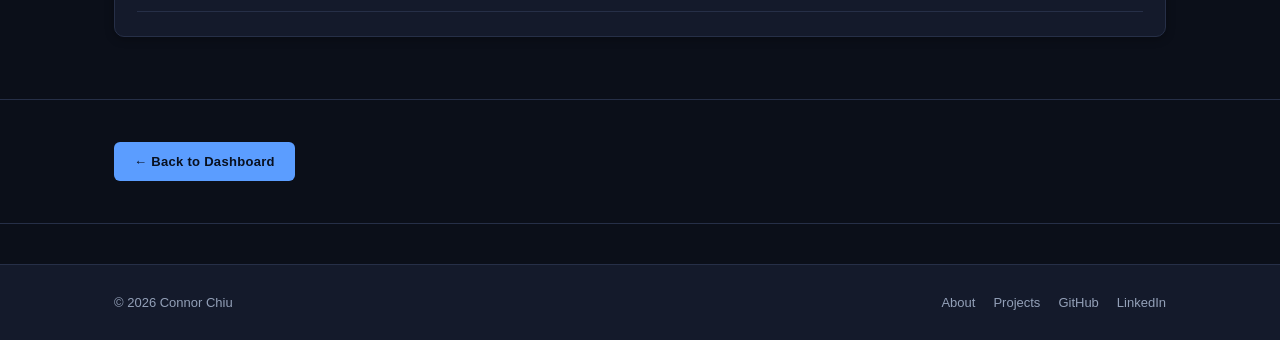
<file: docs/super-bowl-dataset.html>
<!DOCTYPE html>
<html lang="en">
<head>
  <meta charset="UTF-8" />
  <meta name="viewport" content="width=device-width, initial-scale=1.0" />
  <title>Super Bowl Operations — Dataset — Connor Chiu</title>
  <link rel="stylesheet" href="style.css" />
</head>
<body>

  <header class="site-header">
    <nav>
      <a class="brand" href="index.html">Connor Chiu</a>
      <div class="nav-links">
        <a href="index.html">Home</a>
        <a href="about.html">About</a>
        <a class="active" href="projects.html">Projects</a>
        <a href="https://github.com/connorchiu123-sketch" target="_blank" rel="noopener">GitHub</a>
        <a href="https://www.linkedin.com/in/connor-chiu-3b9094372/" target="_blank" rel="noopener">LinkedIn</a>
      </div>
    </nav>
  </header>

  <main>
    <section class="case-hero">
      <div class="wrap">
        <a class="case-back" href="super-bowl-ops.html">&larr; Back to Super Bowl Operations Analysis</a>
        <h1>Super Bowl Operations &mdash; Dataset</h1>
        <p class="lead">
          The full sample dataset, rendered as actual tables &mdash; ~930 fabricated rows
          across 8 dimension tables and 7 fact tables. Game day is fixed at 2027-02-14;
          <code>dim_date</code> spans the 60 days before it through 1 day after. Foreign
          keys are resolved to their names below for readability; every table has its own
          CSV download, or grab the whole dataset as SQL or JSON below.
        </p>
        <div class="stack">SQL Server &middot; T-SQL</div>
        <div class="case-links">
          <a class="primary" href="downloads/SuperBowlOps_03_insert_sample_data.sql">Download .sql</a>
          <a href="assets/data/superbowl_data.json" download>Download .json</a>
          <a href="super-bowl-schema.html">View Schema</a>
          <a href="super-bowl-queries.html">Sample Queries</a>
        </div>
      </div>
    </section>

    <!-- ================================= DIMENSIONS ================================== -->
    <section class="case-section" style="padding-top: 24px;">
      <div class="wrap">
        <span class="step">Dimensions</span>
        <h2>8 Dimension Tables</h2>

        <div class="query-card chart-card">
          <div class="card-title-row">
            <h3>dim_department <span style="color:#6b7690; font-weight:400;">&mdash; Departments</span></h3>
            <a class="btn-csv" href="assets/data/csv/dim_department.csv" download>CSV</a>
          </div>
          <div class="sub">8 department rows &mdash; grouped into Operations, Guest Experience, Revenue, and Support.</div>
          <div class="table-scroll table-scroll-v">
            <table class="data-table"><thead><tr><th>Department Name</th><th>Department Group</th></tr></thead><tbody><tr><td>Security</td><td>Operations</td></tr><tr><td>Guest Services</td><td>Guest Experience</td></tr><tr><td>Concessions &amp; Merchandise</td><td>Revenue</td></tr><tr><td>Medical Services</td><td>Support</td></tr><tr><td>Parking &amp; Transportation</td><td>Operations</td></tr><tr><td>Broadcast &amp; Media Operations</td><td>Revenue</td></tr><tr><td>Cleaning &amp; Facilities</td><td>Support</td></tr></tbody></table>
          </div>
        </div>
        <div class="query-card chart-card">
          <div class="card-title-row">
            <h3>dim_date <span style="color:#6b7690; font-weight:400;">&mdash; Date</span></h3>
            <a class="btn-csv" href="assets/data/csv/dim_date.csv" download>CSV</a>
          </div>
          <div class="sub">62-row date dimension (60 days pre-game through 1 day post-game).</div>
          <div class="table-scroll table-scroll-v">
            <table class="data-table"><thead><tr><th>Calendar Date</th><th>Day Name</th><th>Month</th><th>Days to Game</th><th>Event Phase</th></tr></thead><tbody><tr><td>2026-12-16</td><td>Wednesday</td><td>December</td><td>60</td><td>Ticket Sales Window</td></tr><tr><td>2026-12-17</td><td>Thursday</td><td>December</td><td>59</td><td>Ticket Sales Window</td></tr><tr><td>2026-12-18</td><td>Friday</td><td>December</td><td>58</td><td>Ticket Sales Window</td></tr><tr><td>2026-12-19</td><td>Saturday</td><td>December</td><td>57</td><td>Ticket Sales Window</td></tr><tr><td>2026-12-20</td><td>Sunday</td><td>December</td><td>56</td><td>Ticket Sales Window</td></tr><tr><td>2026-12-21</td><td>Monday</td><td>December</td><td>55</td><td>Ticket Sales Window</td></tr><tr><td>2026-12-22</td><td>Tuesday</td><td>December</td><td>54</td><td>Ticket Sales Window</td></tr><tr><td>2026-12-23</td><td>Wednesday</td><td>December</td><td>53</td><td>Ticket Sales Window</td></tr><tr><td>2026-12-24</td><td>Thursday</td><td>December</td><td>52</td><td>Ticket Sales Window</td></tr><tr><td>2026-12-25</td><td>Friday</td><td>December</td><td>51</td><td>Ticket Sales Window</td></tr><tr><td>2026-12-26</td><td>Saturday</td><td>December</td><td>50</td><td>Ticket Sales Window</td></tr><tr><td>2026-12-27</td><td>Sunday</td><td>December</td><td>49</td><td>Ticket Sales Window</td></tr><tr><td>2026-12-28</td><td>Monday</td><td>December</td><td>48</td><td>Ticket Sales Window</td></tr><tr><td>2026-12-29</td><td>Tuesday</td><td>December</td><td>47</td><td>Ticket Sales Window</td></tr><tr><td>2026-12-30</td><td>Wednesday</td><td>December</td><td>46</td><td>Ticket Sales Window</td></tr><tr><td>2026-12-31</td><td>Thursday</td><td>December</td><td>45</td><td>Ticket Sales Window</td></tr><tr><td>2027-01-01</td><td>Friday</td><td>January</td><td>44</td><td>Ticket Sales Window</td></tr><tr><td>2027-01-02</td><td>Saturday</td><td>January</td><td>43</td><td>Ticket Sales Window</td></tr><tr><td>2027-01-03</td><td>Sunday</td><td>January</td><td>42</td><td>Ticket Sales Window</td></tr><tr><td>2027-01-04</td><td>Monday</td><td>January</td><td>41</td><td>Ticket Sales Window</td></tr><tr><td>2027-01-05</td><td>Tuesday</td><td>January</td><td>40</td><td>Ticket Sales Window</td></tr><tr><td>2027-01-06</td><td>Wednesday</td><td>January</td><td>39</td><td>Ticket Sales Window</td></tr><tr><td>2027-01-07</td><td>Thursday</td><td>January</td><td>38</td><td>Ticket Sales Window</td></tr><tr><td>2027-01-08</td><td>Friday</td><td>January</td><td>37</td><td>Ticket Sales Window</td></tr><tr><td>2027-01-09</td><td>Saturday</td><td>January</td><td>36</td><td>Ticket Sales Window</td></tr><tr><td>2027-01-10</td><td>Sunday</td><td>January</td><td>35</td><td>Ticket Sales Window</td></tr><tr><td>2027-01-11</td><td>Monday</td><td>January</td><td>34</td><td>Ticket Sales Window</td></tr><tr><td>2027-01-12</td><td>Tuesday</td><td>January</td><td>33</td><td>Ticket Sales Window</td></tr><tr><td>2027-01-13</td><td>Wednesday</td><td>January</td><td>32</td><td>Ticket Sales Window</td></tr><tr><td>2027-01-14</td><td>Thursday</td><td>January</td><td>31</td><td>Ticket Sales Window</td></tr><tr><td>2027-01-15</td><td>Friday</td><td>January</td><td>30</td><td>Ticket Sales Window</td></tr><tr><td>2027-01-16</td><td>Saturday</td><td>January</td><td>29</td><td>Ticket Sales Window</td></tr><tr><td>2027-01-17</td><td>Sunday</td><td>January</td><td>28</td><td>Ticket Sales Window</td></tr><tr><td>2027-01-18</td><td>Monday</td><td>January</td><td>27</td><td>Ticket Sales Window</td></tr><tr><td>2027-01-19</td><td>Tuesday</td><td>January</td><td>26</td><td>Ticket Sales Window</td></tr><tr><td>2027-01-20</td><td>Wednesday</td><td>January</td><td>25</td><td>Ticket Sales Window</td></tr><tr><td>2027-01-21</td><td>Thursday</td><td>January</td><td>24</td><td>Ticket Sales Window</td></tr><tr><td>2027-01-22</td><td>Friday</td><td>January</td><td>23</td><td>Ticket Sales Window</td></tr><tr><td>2027-01-23</td><td>Saturday</td><td>January</td><td>22</td><td>Ticket Sales Window</td></tr><tr><td>2027-01-24</td><td>Sunday</td><td>January</td><td>21</td><td>Ticket Sales Window</td></tr><tr><td>2027-01-25</td><td>Monday</td><td>January</td><td>20</td><td>Ticket Sales Window</td></tr><tr><td>2027-01-26</td><td>Tuesday</td><td>January</td><td>19</td><td>Ticket Sales Window</td></tr><tr><td>2027-01-27</td><td>Wednesday</td><td>January</td><td>18</td><td>Ticket Sales Window</td></tr><tr><td>2027-01-28</td><td>Thursday</td><td>January</td><td>17</td><td>Ticket Sales Window</td></tr><tr><td>2027-01-29</td><td>Friday</td><td>January</td><td>16</td><td>Ticket Sales Window</td></tr><tr><td>2027-01-30</td><td>Saturday</td><td>January</td><td>15</td><td>Ticket Sales Window</td></tr><tr><td>2027-01-31</td><td>Sunday</td><td>January</td><td>14</td><td>Ticket Sales Window</td></tr><tr><td>2027-02-01</td><td>Monday</td><td>February</td><td>13</td><td>Ticket Sales Window</td></tr><tr><td>2027-02-02</td><td>Tuesday</td><td>February</td><td>12</td><td>Ticket Sales Window</td></tr><tr><td>2027-02-03</td><td>Wednesday</td><td>February</td><td>11</td><td>Ticket Sales Window</td></tr><tr><td>2027-02-04</td><td>Thursday</td><td>February</td><td>10</td><td>Ticket Sales Window</td></tr><tr><td>2027-02-05</td><td>Friday</td><td>February</td><td>9</td><td>Ticket Sales Window</td></tr><tr><td>2027-02-06</td><td>Saturday</td><td>February</td><td>8</td><td>Ticket Sales Window</td></tr><tr><td>2027-02-07</td><td>Sunday</td><td>February</td><td>7</td><td>Ticket Sales Window</td></tr><tr><td>2027-02-08</td><td>Monday</td><td>February</td><td>6</td><td>Ticket Sales Window</td></tr><tr><td>2027-02-09</td><td>Tuesday</td><td>February</td><td>5</td><td>Ticket Sales Window</td></tr><tr><td>2027-02-10</td><td>Wednesday</td><td>February</td><td>4</td><td>Ticket Sales Window</td></tr><tr><td>2027-02-11</td><td>Thursday</td><td>February</td><td>3</td><td>Ticket Sales Window</td></tr><tr><td>2027-02-12</td><td>Friday</td><td>February</td><td>2</td><td>Setup</td></tr><tr><td>2027-02-13</td><td>Saturday</td><td>February</td><td>1</td><td>Setup</td></tr><tr><td>2027-02-14</td><td>Sunday</td><td>February</td><td>0</td><td>Game Day</td></tr><tr><td>2027-02-15</td><td>Monday</td><td>February</td><td>-1</td><td>Teardown</td></tr></tbody></table>
          </div>
        </div>
        <div class="query-card chart-card">
          <div class="card-title-row">
            <h3>dim_sales_channel <span style="color:#6b7690; font-weight:400;">&mdash; Sales Channels</span></h3>
            <a class="btn-csv" href="assets/data/csv/dim_sales_channel.csv" download>CSV</a>
          </div>
          <div class="sub">4 ticket sales channels &mdash; 2 primary, 1 secondary market.</div>
          <div class="table-scroll table-scroll-v">
            <table class="data-table"><thead><tr><th>Channel Name</th><th>Market Type</th></tr></thead><tbody><tr><td>Season Ticket Holder Allocation</td><td>Primary</td></tr><tr><td>Public On-Sale</td><td>Primary</td></tr><tr><td>Corporate Hospitality Package</td><td>Primary</td></tr><tr><td>Ticket Exchange / Resale</td><td>Secondary</td></tr></tbody></table>
          </div>
        </div>
        <div class="query-card chart-card">
          <div class="card-title-row">
            <h3>dim_budget_category <span style="color:#6b7690; font-weight:400;">&mdash; Budget Categories</span></h3>
            <a class="btn-csv" href="assets/data/csv/dim_budget_category.csv" download>CSV</a>
          </div>
          <div class="sub">7 cost categories every department's budget rolls up into.</div>
          <div class="table-scroll table-scroll-v">
            <table class="data-table"><thead><tr><th>Category Name</th></tr></thead><tbody><tr><td>Direct Labor</td></tr><tr><td>Equipment &amp; AV</td></tr><tr><td>Insurance &amp; Risk Management</td></tr><tr><td>Facilities &amp; Site Prep</td></tr><tr><td>Security Technology &amp; K9</td></tr><tr><td>Coordination &amp; Overhead</td></tr><tr><td>Contingency Reserve</td></tr></tbody></table>
          </div>
        </div>
        <div class="query-card chart-card">
          <div class="card-title-row">
            <h3>dim_vendor <span style="color:#6b7690; font-weight:400;">&mdash; Vendors</span></h3>
            <a class="btn-csv" href="assets/data/csv/dim_vendor.csv" download>CSV</a>
          </div>
          <div class="sub">8 vendor contracts.</div>
          <div class="table-scroll table-scroll-v">
            <table class="data-table"><thead><tr><th>Vendor Name</th><th>Vendor Category</th><th>Contract Amount</th></tr></thead><tbody><tr><td>Apex Staffing Solutions</td><td>Staffing Agency</td><td>$410,000.00</td></tr><tr><td>Summit Security Services</td><td>Security Services</td><td>$680,000.00</td></tr><tr><td>Gameday Catering Co.</td><td>Catering</td><td>$295,000.00</td></tr><tr><td>CleanSweep Facilities</td><td>Cleaning Services</td><td>$210,000.00</td></tr><tr><td>Rapid Response Medical</td><td>Medical Services</td><td>$185,000.00</td></tr><tr><td>Skyline AV Productions</td><td>Broadcast / AV Equipment</td><td>$540,000.00</td></tr><tr><td>Metro Shuttle Transit</td><td>Transportation</td><td>$160,000.00</td></tr><tr><td>Premier Merchandise Group</td><td>Merchandise Supplier</td><td>$120,000.00</td></tr></tbody></table>
          </div>
        </div>
        <div class="query-card chart-card">
          <div class="card-title-row">
            <h3>dim_gate <span style="color:#6b7690; font-weight:400;">&mdash; Gates</span></h3>
            <a class="btn-csv" href="assets/data/csv/dim_gate.csv" download>CSV</a>
          </div>
          <div class="sub">6 stadium gates.</div>
          <div class="table-scroll table-scroll-v">
            <table class="data-table"><thead><tr><th>Gate Name</th><th>Zone</th><th>Max Capacity / Hour</th></tr></thead><tbody><tr><td>Gate A</td><td>North</td><td>8,000</td></tr><tr><td>Gate B</td><td>South</td><td>8,000</td></tr><tr><td>Gate C</td><td>East</td><td>6,000</td></tr><tr><td>Gate D</td><td>West</td><td>6,000</td></tr><tr><td>Gate E</td><td>Club Level</td><td>3,000</td></tr><tr><td>Gate F</td><td>Suites</td><td>1,500</td></tr></tbody></table>
          </div>
        </div>
        <div class="query-card chart-card">
          <div class="card-title-row">
            <h3>dim_ticket_tier <span style="color:#6b7690; font-weight:400;">&mdash; Ticket Tiers</span></h3>
            <a class="btn-csv" href="assets/data/csv/dim_ticket_tier.csv" download>CSV</a>
          </div>
          <div class="sub">5 seating tiers.</div>
          <div class="table-scroll table-scroll-v">
            <table class="data-table"><thead><tr><th>Tier Name</th><th>Face Value</th><th>Primary Gate</th></tr></thead><tbody><tr><td>Upper Bowl</td><td>$950.00</td><td>Gate A</td></tr><tr><td>Lower Bowl</td><td>$2,400.00</td><td>Gate B</td></tr><tr><td>Club Level</td><td>$4,800.00</td><td>Gate E</td></tr><tr><td>Suite Package (per seat)</td><td>$9,500.00</td><td>Gate F</td></tr><tr><td>Standing Room / Party Deck</td><td>$650.00</td><td>Gate C</td></tr></tbody></table>
          </div>
        </div>
        <div class="query-card chart-card">
          <div class="card-title-row">
            <h3>dim_sponsor <span style="color:#6b7690; font-weight:400;">&mdash; Sponsors</span></h3>
            <a class="btn-csv" href="assets/data/csv/dim_sponsor.csv" download>CSV</a>
          </div>
          <div class="sub">7 sponsors.</div>
          <div class="table-scroll table-scroll-v">
            <table class="data-table"><thead><tr><th>Sponsor Name</th><th>Category</th><th>Sponsorship Tier</th></tr></thead><tbody><tr><td>Apex Beverage Co.</td><td>Beverage</td><td>Presenting Sponsor</td></tr><tr><td>IronPeak Financial</td><td>Financial Services</td><td>Official Partner</td></tr><tr><td>Velocity Motors</td><td>Automotive</td><td>Official Partner</td></tr><tr><td>NimbusTech</td><td>Technology</td><td>Suite Sponsor</td></tr><tr><td>Guardian Insurance Group</td><td>Insurance</td><td>Official Partner</td></tr><tr><td>Stride Athletic Apparel</td><td>Apparel</td><td>Official Partner</td></tr><tr><td>Crestline Streaming Co.</td><td>Media / Broadcast</td><td>Official Partner</td></tr></tbody></table>
          </div>
        </div>
      </div>
    </section>

    <!-- =================================== FACTS ====================================== -->
    <section class="case-section">
      <div class="wrap">
        <span class="step" style="color:#f5a623;">Facts</span>
        <h2>7 Fact Tables</h2>

        <div class="query-card chart-card">
          <div class="card-title-row">
            <h3>fact_ticket_sales <span style="color:#6b7690; font-weight:400;">&mdash; Ticket Sales</span></h3>
            <a class="btn-csv" href="assets/data/csv/fact_ticket_sales.csv" download>CSV</a>
          </div>
          <div class="sub">418 transaction-grain rows &mdash; quantity and price move with proximity to game day.</div>
          <div class="table-scroll table-scroll-v">
            <table class="data-table"><thead><tr><th>Tier</th><th>Channel</th><th>Days to Game</th><th>Quantity Sold</th><th>Unit Price</th><th>Gross Revenue</th></tr></thead><tbody><tr><td>Upper Bowl</td><td>Season Ticket Holder Allocation</td><td>50</td><td>191</td><td>$940.50</td><td>$179,635.50</td></tr><tr><td>Lower Bowl</td><td>Season Ticket Holder Allocation</td><td>50</td><td>200</td><td>$2,424.00</td><td>$484,800.00</td></tr><tr><td>Club Level</td><td>Season Ticket Holder Allocation</td><td>50</td><td>156</td><td>$4,752.00</td><td>$741,312.00</td></tr><tr><td>Upper Bowl</td><td>Season Ticket Holder Allocation</td><td>51</td><td>218</td><td>$940.50</td><td>$205,029.00</td></tr><tr><td>Lower Bowl</td><td>Season Ticket Holder Allocation</td><td>51</td><td>196</td><td>$2,424.00</td><td>$475,104.00</td></tr><tr><td>Club Level</td><td>Season Ticket Holder Allocation</td><td>51</td><td>157</td><td>$4,848.00</td><td>$761,136.00</td></tr><tr><td>Upper Bowl</td><td>Season Ticket Holder Allocation</td><td>52</td><td>177</td><td>$940.50</td><td>$166,468.50</td></tr><tr><td>Lower Bowl</td><td>Season Ticket Holder Allocation</td><td>52</td><td>161</td><td>$2,400.00</td><td>$386,400.00</td></tr><tr><td>Club Level</td><td>Season Ticket Holder Allocation</td><td>52</td><td>203</td><td>$4,752.00</td><td>$964,656.00</td></tr><tr><td>Upper Bowl</td><td>Season Ticket Holder Allocation</td><td>53</td><td>180</td><td>$940.50</td><td>$169,290.00</td></tr><tr><td>Lower Bowl</td><td>Season Ticket Holder Allocation</td><td>53</td><td>220</td><td>$2,400.00</td><td>$528,000.00</td></tr><tr><td>Club Level</td><td>Season Ticket Holder Allocation</td><td>53</td><td>157</td><td>$4,848.00</td><td>$761,136.00</td></tr><tr><td>Upper Bowl</td><td>Season Ticket Holder Allocation</td><td>54</td><td>165</td><td>$940.50</td><td>$155,182.50</td></tr><tr><td>Lower Bowl</td><td>Season Ticket Holder Allocation</td><td>54</td><td>230</td><td>$2,424.00</td><td>$557,520.00</td></tr><tr><td>Club Level</td><td>Season Ticket Holder Allocation</td><td>54</td><td>224</td><td>$4,752.00</td><td>$1,064,448.00</td></tr><tr><td>Upper Bowl</td><td>Season Ticket Holder Allocation</td><td>55</td><td>223</td><td>$959.50</td><td>$213,968.50</td></tr><tr><td>Lower Bowl</td><td>Season Ticket Holder Allocation</td><td>55</td><td>200</td><td>$2,376.00</td><td>$475,200.00</td></tr><tr><td>Club Level</td><td>Season Ticket Holder Allocation</td><td>55</td><td>178</td><td>$4,752.00</td><td>$845,856.00</td></tr><tr><td>Upper Bowl</td><td>Season Ticket Holder Allocation</td><td>56</td><td>221</td><td>$940.50</td><td>$207,850.50</td></tr><tr><td>Lower Bowl</td><td>Season Ticket Holder Allocation</td><td>56</td><td>187</td><td>$2,400.00</td><td>$448,800.00</td></tr><tr><td>Club Level</td><td>Season Ticket Holder Allocation</td><td>56</td><td>168</td><td>$4,848.00</td><td>$814,464.00</td></tr><tr><td>Upper Bowl</td><td>Season Ticket Holder Allocation</td><td>57</td><td>165</td><td>$959.50</td><td>$158,317.50</td></tr><tr><td>Lower Bowl</td><td>Season Ticket Holder Allocation</td><td>57</td><td>189</td><td>$2,424.00</td><td>$458,136.00</td></tr><tr><td>Club Level</td><td>Season Ticket Holder Allocation</td><td>57</td><td>237</td><td>$4,752.00</td><td>$1,126,224.00</td></tr><tr><td>Upper Bowl</td><td>Season Ticket Holder Allocation</td><td>58</td><td>163</td><td>$959.50</td><td>$156,398.50</td></tr><tr><td>Lower Bowl</td><td>Season Ticket Holder Allocation</td><td>58</td><td>223</td><td>$2,424.00</td><td>$540,552.00</td></tr><tr><td>Club Level</td><td>Season Ticket Holder Allocation</td><td>58</td><td>174</td><td>$4,800.00</td><td>$835,200.00</td></tr><tr><td>Upper Bowl</td><td>Public On-Sale</td><td>5</td><td>176</td><td>$1,007.48</td><td>$177,316.48</td></tr><tr><td>Lower Bowl</td><td>Public On-Sale</td><td>5</td><td>174</td><td>$2,545.20</td><td>$442,864.80</td></tr><tr><td>Standing Room / Party Deck</td><td>Public On-Sale</td><td>5</td><td>173</td><td>$689.33</td><td>$119,254.09</td></tr><tr><td>Upper Bowl</td><td>Public On-Sale</td><td>6</td><td>180</td><td>$997.50</td><td>$179,550.00</td></tr><tr><td>Lower Bowl</td><td>Public On-Sale</td><td>6</td><td>201</td><td>$2,520.00</td><td>$506,520.00</td></tr><tr><td>Standing Room / Party Deck</td><td>Public On-Sale</td><td>6</td><td>187</td><td>$682.50</td><td>$127,627.50</td></tr><tr><td>Upper Bowl</td><td>Public On-Sale</td><td>7</td><td>201</td><td>$997.50</td><td>$200,497.50</td></tr><tr><td>Lower Bowl</td><td>Public On-Sale</td><td>7</td><td>187</td><td>$2,494.80</td><td>$466,527.60</td></tr><tr><td>Standing Room / Party Deck</td><td>Public On-Sale</td><td>7</td><td>179</td><td>$702.98</td><td>$125,833.42</td></tr><tr><td>Upper Bowl</td><td>Public On-Sale</td><td>8</td><td>172</td><td>$1,017.45</td><td>$175,001.40</td></tr><tr><td>Lower Bowl</td><td>Public On-Sale</td><td>8</td><td>176</td><td>$2,444.40</td><td>$430,214.40</td></tr><tr><td>Standing Room / Party Deck</td><td>Public On-Sale</td><td>8</td><td>197</td><td>$675.67</td><td>$133,106.99</td></tr><tr><td>Upper Bowl</td><td>Public On-Sale</td><td>9</td><td>191</td><td>$997.50</td><td>$190,522.50</td></tr><tr><td>Lower Bowl</td><td>Public On-Sale</td><td>9</td><td>179</td><td>$2,570.40</td><td>$460,101.60</td></tr><tr><td>Standing Room / Party Deck</td><td>Public On-Sale</td><td>9</td><td>186</td><td>$675.67</td><td>$125,674.62</td></tr><tr><td>Upper Bowl</td><td>Public On-Sale</td><td>10</td><td>193</td><td>$967.57</td><td>$186,741.01</td></tr><tr><td>Lower Bowl</td><td>Public On-Sale</td><td>10</td><td>162</td><td>$2,545.20</td><td>$412,322.40</td></tr><tr><td>Standing Room / Party Deck</td><td>Public On-Sale</td><td>10</td><td>181</td><td>$668.85</td><td>$121,061.85</td></tr><tr><td>Upper Bowl</td><td>Public On-Sale</td><td>11</td><td>173</td><td>$977.55</td><td>$169,116.15</td></tr><tr><td>Lower Bowl</td><td>Public On-Sale</td><td>11</td><td>183</td><td>$2,520.00</td><td>$461,160.00</td></tr><tr><td>Standing Room / Party Deck</td><td>Public On-Sale</td><td>11</td><td>154</td><td>$696.15</td><td>$107,207.10</td></tr><tr><td>Upper Bowl</td><td>Public On-Sale</td><td>12</td><td>153</td><td>$1,027.42</td><td>$157,195.26</td></tr><tr><td>Lower Bowl</td><td>Public On-Sale</td><td>12</td><td>184</td><td>$2,545.20</td><td>$468,316.80</td></tr><tr><td>Standing Room / Party Deck</td><td>Public On-Sale</td><td>12</td><td>169</td><td>$675.67</td><td>$114,188.23</td></tr><tr><td>Upper Bowl</td><td>Public On-Sale</td><td>13</td><td>168</td><td>$1,007.48</td><td>$169,256.64</td></tr><tr><td>Lower Bowl</td><td>Public On-Sale</td><td>13</td><td>177</td><td>$2,545.20</td><td>$450,500.40</td></tr><tr><td>Standing Room / Party Deck</td><td>Public On-Sale</td><td>13</td><td>175</td><td>$662.02</td><td>$115,853.50</td></tr><tr><td>Upper Bowl</td><td>Public On-Sale</td><td>14</td><td>148</td><td>$987.52</td><td>$146,152.96</td></tr><tr><td>Lower Bowl</td><td>Public On-Sale</td><td>14</td><td>173</td><td>$2,570.40</td><td>$444,679.20</td></tr><tr><td>Standing Room / Party Deck</td><td>Public On-Sale</td><td>14</td><td>147</td><td>$662.02</td><td>$97,316.94</td></tr><tr><td>Upper Bowl</td><td>Public On-Sale</td><td>15</td><td>159</td><td>$1,017.45</td><td>$161,774.55</td></tr><tr><td>Lower Bowl</td><td>Public On-Sale</td><td>15</td><td>176</td><td>$2,570.40</td><td>$452,390.40</td></tr><tr><td>Standing Room / Party Deck</td><td>Public On-Sale</td><td>15</td><td>168</td><td>$675.67</td><td>$113,512.56</td></tr><tr><td>Upper Bowl</td><td>Public On-Sale</td><td>16</td><td>161</td><td>$1,017.45</td><td>$163,809.45</td></tr><tr><td>Lower Bowl</td><td>Public On-Sale</td><td>16</td><td>159</td><td>$2,444.40</td><td>$388,659.60</td></tr><tr><td>Standing Room / Party Deck</td><td>Public On-Sale</td><td>16</td><td>166</td><td>$675.67</td><td>$112,161.22</td></tr><tr><td>Upper Bowl</td><td>Public On-Sale</td><td>17</td><td>144</td><td>$1,007.48</td><td>$145,077.12</td></tr><tr><td>Lower Bowl</td><td>Public On-Sale</td><td>17</td><td>141</td><td>$2,520.00</td><td>$355,320.00</td></tr><tr><td>Standing Room / Party Deck</td><td>Public On-Sale</td><td>17</td><td>137</td><td>$668.85</td><td>$91,632.45</td></tr><tr><td>Upper Bowl</td><td>Public On-Sale</td><td>18</td><td>149</td><td>$977.55</td><td>$145,654.95</td></tr><tr><td>Lower Bowl</td><td>Public On-Sale</td><td>18</td><td>146</td><td>$2,520.00</td><td>$367,920.00</td></tr><tr><td>Standing Room / Party Deck</td><td>Public On-Sale</td><td>18</td><td>156</td><td>$702.98</td><td>$109,664.88</td></tr><tr><td>Upper Bowl</td><td>Public On-Sale</td><td>19</td><td>159</td><td>$967.57</td><td>$153,843.63</td></tr><tr><td>Lower Bowl</td><td>Public On-Sale</td><td>19</td><td>138</td><td>$2,520.00</td><td>$347,760.00</td></tr><tr><td>Standing Room / Party Deck</td><td>Public On-Sale</td><td>19</td><td>153</td><td>$689.33</td><td>$105,467.49</td></tr><tr><td>Upper Bowl</td><td>Public On-Sale</td><td>20</td><td>142</td><td>$977.55</td><td>$138,812.10</td></tr><tr><td>Lower Bowl</td><td>Public On-Sale</td><td>20</td><td>152</td><td>$2,595.60</td><td>$394,531.20</td></tr><tr><td>Standing Room / Party Deck</td><td>Public On-Sale</td><td>20</td><td>160</td><td>$675.67</td><td>$108,107.20</td></tr><tr><td>Upper Bowl</td><td>Public On-Sale</td><td>21</td><td>148</td><td>$987.52</td><td>$146,152.96</td></tr><tr><td>Lower Bowl</td><td>Public On-Sale</td><td>21</td><td>146</td><td>$2,469.60</td><td>$360,561.60</td></tr><tr><td>Standing Room / Party Deck</td><td>Public On-Sale</td><td>21</td><td>131</td><td>$662.02</td><td>$86,724.62</td></tr><tr><td>Upper Bowl</td><td>Public On-Sale</td><td>22</td><td>130</td><td>$977.55</td><td>$127,081.50</td></tr><tr><td>Lower Bowl</td><td>Public On-Sale</td><td>22</td><td>133</td><td>$2,570.40</td><td>$341,863.20</td></tr><tr><td>Standing Room / Party Deck</td><td>Public On-Sale</td><td>22</td><td>133</td><td>$662.02</td><td>$88,048.66</td></tr><tr><td>Upper Bowl</td><td>Public On-Sale</td><td>23</td><td>147</td><td>$1,027.42</td><td>$151,030.74</td></tr><tr><td>Lower Bowl</td><td>Public On-Sale</td><td>23</td><td>153</td><td>$2,469.60</td><td>$377,848.80</td></tr><tr><td>Standing Room / Party Deck</td><td>Public On-Sale</td><td>23</td><td>132</td><td>$675.67</td><td>$89,188.44</td></tr><tr><td>Upper Bowl</td><td>Public On-Sale</td><td>24</td><td>113</td><td>$977.55</td><td>$110,463.15</td></tr><tr><td>Lower Bowl</td><td>Public On-Sale</td><td>24</td><td>139</td><td>$2,545.20</td><td>$353,782.80</td></tr><tr><td>Standing Room / Party Deck</td><td>Public On-Sale</td><td>24</td><td>136</td><td>$689.33</td><td>$93,748.88</td></tr><tr><td>Upper Bowl</td><td>Public On-Sale</td><td>25</td><td>146</td><td>$987.52</td><td>$144,177.92</td></tr><tr><td>Lower Bowl</td><td>Public On-Sale</td><td>25</td><td>118</td><td>$2,570.40</td><td>$303,307.20</td></tr><tr><td>Standing Room / Party Deck</td><td>Public On-Sale</td><td>25</td><td>142</td><td>$689.33</td><td>$97,884.86</td></tr><tr><td>Upper Bowl</td><td>Public On-Sale</td><td>26</td><td>110</td><td>$997.50</td><td>$109,725.00</td></tr><tr><td>Lower Bowl</td><td>Public On-Sale</td><td>26</td><td>142</td><td>$2,520.00</td><td>$357,840.00</td></tr><tr><td>Standing Room / Party Deck</td><td>Public On-Sale</td><td>26</td><td>132</td><td>$682.50</td><td>$90,090.00</td></tr><tr><td>Upper Bowl</td><td>Public On-Sale</td><td>27</td><td>129</td><td>$967.57</td><td>$124,816.53</td></tr><tr><td>Lower Bowl</td><td>Public On-Sale</td><td>27</td><td>134</td><td>$2,570.40</td><td>$344,433.60</td></tr><tr><td>Standing Room / Party Deck</td><td>Public On-Sale</td><td>27</td><td>129</td><td>$662.02</td><td>$85,400.58</td></tr><tr><td>Upper Bowl</td><td>Public On-Sale</td><td>28</td><td>113</td><td>$967.57</td><td>$109,335.41</td></tr><tr><td>Lower Bowl</td><td>Public On-Sale</td><td>28</td><td>114</td><td>$2,520.00</td><td>$287,280.00</td></tr><tr><td>Standing Room / Party Deck</td><td>Public On-Sale</td><td>28</td><td>111</td><td>$662.02</td><td>$73,484.22</td></tr><tr><td>Upper Bowl</td><td>Public On-Sale</td><td>29</td><td>119</td><td>$1,007.48</td><td>$119,890.12</td></tr><tr><td>Lower Bowl</td><td>Public On-Sale</td><td>29</td><td>101</td><td>$2,444.40</td><td>$246,884.40</td></tr><tr><td>Standing Room / Party Deck</td><td>Public On-Sale</td><td>29</td><td>98</td><td>$689.33</td><td>$67,554.34</td></tr><tr><td>Upper Bowl</td><td>Public On-Sale</td><td>30</td><td>104</td><td>$1,007.48</td><td>$104,777.92</td></tr><tr><td>Lower Bowl</td><td>Public On-Sale</td><td>30</td><td>101</td><td>$2,494.80</td><td>$251,974.80</td></tr><tr><td>Standing Room / Party Deck</td><td>Public On-Sale</td><td>30</td><td>134</td><td>$662.02</td><td>$88,710.68</td></tr><tr><td>Upper Bowl</td><td>Public On-Sale</td><td>31</td><td>96</td><td>$1,027.42</td><td>$98,632.32</td></tr><tr><td>Lower Bowl</td><td>Public On-Sale</td><td>31</td><td>105</td><td>$2,545.20</td><td>$267,246.00</td></tr><tr><td>Standing Room / Party Deck</td><td>Public On-Sale</td><td>31</td><td>116</td><td>$668.85</td><td>$77,586.60</td></tr><tr><td>Upper Bowl</td><td>Public On-Sale</td><td>32</td><td>105</td><td>$987.52</td><td>$103,689.60</td></tr><tr><td>Lower Bowl</td><td>Public On-Sale</td><td>32</td><td>127</td><td>$2,494.80</td><td>$316,839.60</td></tr><tr><td>Standing Room / Party Deck</td><td>Public On-Sale</td><td>32</td><td>119</td><td>$662.02</td><td>$78,780.38</td></tr><tr><td>Upper Bowl</td><td>Public On-Sale</td><td>33</td><td>93</td><td>$1,027.42</td><td>$95,550.06</td></tr><tr><td>Lower Bowl</td><td>Public On-Sale</td><td>33</td><td>117</td><td>$2,520.00</td><td>$294,840.00</td></tr><tr><td>Standing Room / Party Deck</td><td>Public On-Sale</td><td>33</td><td>116</td><td>$682.50</td><td>$79,170.00</td></tr><tr><td>Upper Bowl</td><td>Public On-Sale</td><td>34</td><td>102</td><td>$967.57</td><td>$98,692.14</td></tr><tr><td>Lower Bowl</td><td>Public On-Sale</td><td>34</td><td>92</td><td>$2,444.40</td><td>$224,884.80</td></tr><tr><td>Standing Room / Party Deck</td><td>Public On-Sale</td><td>34</td><td>104</td><td>$696.15</td><td>$72,399.60</td></tr><tr><td>Upper Bowl</td><td>Public On-Sale</td><td>35</td><td>96</td><td>$997.50</td><td>$95,760.00</td></tr><tr><td>Lower Bowl</td><td>Public On-Sale</td><td>35</td><td>90</td><td>$2,545.20</td><td>$229,068.00</td></tr><tr><td>Standing Room / Party Deck</td><td>Public On-Sale</td><td>35</td><td>81</td><td>$668.85</td><td>$54,176.85</td></tr><tr><td>Upper Bowl</td><td>Public On-Sale</td><td>36</td><td>110</td><td>$987.52</td><td>$108,627.20</td></tr><tr><td>Lower Bowl</td><td>Public On-Sale</td><td>36</td><td>86</td><td>$2,570.40</td><td>$221,054.40</td></tr><tr><td>Standing Room / Party Deck</td><td>Public On-Sale</td><td>36</td><td>111</td><td>$662.02</td><td>$73,484.22</td></tr><tr><td>Upper Bowl</td><td>Public On-Sale</td><td>37</td><td>107</td><td>$987.52</td><td>$105,664.64</td></tr><tr><td>Lower Bowl</td><td>Public On-Sale</td><td>37</td><td>79</td><td>$2,570.40</td><td>$203,061.60</td></tr><tr><td>Standing Room / Party Deck</td><td>Public On-Sale</td><td>37</td><td>90</td><td>$689.33</td><td>$62,039.70</td></tr><tr><td>Upper Bowl</td><td>Public On-Sale</td><td>38</td><td>94</td><td>$977.55</td><td>$91,889.70</td></tr><tr><td>Lower Bowl</td><td>Public On-Sale</td><td>38</td><td>93</td><td>$2,595.60</td><td>$241,390.80</td></tr><tr><td>Standing Room / Party Deck</td><td>Public On-Sale</td><td>38</td><td>85</td><td>$689.33</td><td>$58,593.05</td></tr><tr><td>Upper Bowl</td><td>Public On-Sale</td><td>39</td><td>102</td><td>$1,027.42</td><td>$104,796.84</td></tr><tr><td>Lower Bowl</td><td>Public On-Sale</td><td>39</td><td>100</td><td>$2,494.80</td><td>$249,480.00</td></tr><tr><td>Standing Room / Party Deck</td><td>Public On-Sale</td><td>39</td><td>82</td><td>$689.33</td><td>$56,525.06</td></tr><tr><td>Upper Bowl</td><td>Public On-Sale</td><td>40</td><td>77</td><td>$1,027.42</td><td>$79,111.34</td></tr><tr><td>Lower Bowl</td><td>Public On-Sale</td><td>40</td><td>80</td><td>$2,595.60</td><td>$207,648.00</td></tr><tr><td>Standing Room / Party Deck</td><td>Public On-Sale</td><td>40</td><td>90</td><td>$696.15</td><td>$62,653.50</td></tr><tr><td>Upper Bowl</td><td>Public On-Sale</td><td>41</td><td>76</td><td>$977.55</td><td>$74,293.80</td></tr><tr><td>Lower Bowl</td><td>Public On-Sale</td><td>41</td><td>95</td><td>$2,520.00</td><td>$239,400.00</td></tr><tr><td>Standing Room / Party Deck</td><td>Public On-Sale</td><td>41</td><td>84</td><td>$696.15</td><td>$58,476.60</td></tr><tr><td>Upper Bowl</td><td>Public On-Sale</td><td>42</td><td>60</td><td>$967.57</td><td>$58,054.20</td></tr><tr><td>Lower Bowl</td><td>Public On-Sale</td><td>42</td><td>76</td><td>$2,520.00</td><td>$191,520.00</td></tr><tr><td>Standing Room / Party Deck</td><td>Public On-Sale</td><td>42</td><td>75</td><td>$668.85</td><td>$50,163.75</td></tr><tr><td>Upper Bowl</td><td>Public On-Sale</td><td>43</td><td>94</td><td>$987.52</td><td>$92,826.88</td></tr><tr><td>Lower Bowl</td><td>Public On-Sale</td><td>43</td><td>84</td><td>$2,595.60</td><td>$218,030.40</td></tr><tr><td>Standing Room / Party Deck</td><td>Public On-Sale</td><td>43</td><td>78</td><td>$675.67</td><td>$52,702.26</td></tr><tr><td>Upper Bowl</td><td>Public On-Sale</td><td>44</td><td>58</td><td>$977.55</td><td>$56,697.90</td></tr><tr><td>Lower Bowl</td><td>Public On-Sale</td><td>44</td><td>59</td><td>$2,469.60</td><td>$145,706.40</td></tr><tr><td>Standing Room / Party Deck</td><td>Public On-Sale</td><td>44</td><td>83</td><td>$668.85</td><td>$55,514.55</td></tr><tr><td>Upper Bowl</td><td>Public On-Sale</td><td>45</td><td>71</td><td>$977.55</td><td>$69,406.05</td></tr><tr><td>Lower Bowl</td><td>Public On-Sale</td><td>45</td><td>80</td><td>$2,545.20</td><td>$203,616.00</td></tr><tr><td>Standing Room / Party Deck</td><td>Public On-Sale</td><td>45</td><td>89</td><td>$702.98</td><td>$62,565.22</td></tr><tr><td>Upper Bowl</td><td>Public On-Sale</td><td>46</td><td>47</td><td>$997.50</td><td>$46,882.50</td></tr><tr><td>Lower Bowl</td><td>Public On-Sale</td><td>46</td><td>69</td><td>$2,595.60</td><td>$179,096.40</td></tr><tr><td>Standing Room / Party Deck</td><td>Public On-Sale</td><td>46</td><td>52</td><td>$702.98</td><td>$36,554.96</td></tr><tr><td>Upper Bowl</td><td>Public On-Sale</td><td>47</td><td>51</td><td>$997.50</td><td>$50,872.50</td></tr><tr><td>Lower Bowl</td><td>Public On-Sale</td><td>47</td><td>56</td><td>$2,520.00</td><td>$141,120.00</td></tr><tr><td>Standing Room / Party Deck</td><td>Public On-Sale</td><td>47</td><td>55</td><td>$682.50</td><td>$37,537.50</td></tr><tr><td>Upper Bowl</td><td>Public On-Sale</td><td>48</td><td>62</td><td>$967.57</td><td>$59,989.34</td></tr><tr><td>Lower Bowl</td><td>Public On-Sale</td><td>48</td><td>66</td><td>$2,520.00</td><td>$166,320.00</td></tr><tr><td>Standing Room / Party Deck</td><td>Public On-Sale</td><td>48</td><td>66</td><td>$696.15</td><td>$45,945.90</td></tr><tr><td>Upper Bowl</td><td>Public On-Sale</td><td>49</td><td>43</td><td>$1,017.45</td><td>$43,750.35</td></tr><tr><td>Lower Bowl</td><td>Public On-Sale</td><td>49</td><td>48</td><td>$2,469.60</td><td>$118,540.80</td></tr><tr><td>Standing Room / Party Deck</td><td>Public On-Sale</td><td>49</td><td>46</td><td>$662.02</td><td>$30,452.92</td></tr><tr><td>Upper Bowl</td><td>Public On-Sale</td><td>50</td><td>44</td><td>$1,007.48</td><td>$44,329.12</td></tr><tr><td>Lower Bowl</td><td>Public On-Sale</td><td>50</td><td>64</td><td>$2,595.60</td><td>$166,118.40</td></tr><tr><td>Standing Room / Party Deck</td><td>Public On-Sale</td><td>50</td><td>44</td><td>$689.33</td><td>$30,330.52</td></tr><tr><td>Upper Bowl</td><td>Public On-Sale</td><td>51</td><td>70</td><td>$997.50</td><td>$69,825.00</td></tr><tr><td>Lower Bowl</td><td>Public On-Sale</td><td>51</td><td>54</td><td>$2,469.60</td><td>$133,358.40</td></tr><tr><td>Standing Room / Party Deck</td><td>Public On-Sale</td><td>51</td><td>67</td><td>$689.33</td><td>$46,185.11</td></tr><tr><td>Upper Bowl</td><td>Public On-Sale</td><td>52</td><td>37</td><td>$967.57</td><td>$35,800.09</td></tr><tr><td>Lower Bowl</td><td>Public On-Sale</td><td>52</td><td>29</td><td>$2,595.60</td><td>$75,272.40</td></tr><tr><td>Standing Room / Party Deck</td><td>Public On-Sale</td><td>52</td><td>35</td><td>$689.33</td><td>$24,126.55</td></tr><tr><td>Upper Bowl</td><td>Public On-Sale</td><td>53</td><td>34</td><td>$997.50</td><td>$33,915.00</td></tr><tr><td>Lower Bowl</td><td>Public On-Sale</td><td>53</td><td>38</td><td>$2,595.60</td><td>$98,632.80</td></tr><tr><td>Standing Room / Party Deck</td><td>Public On-Sale</td><td>53</td><td>39</td><td>$662.02</td><td>$25,818.78</td></tr><tr><td>Upper Bowl</td><td>Public On-Sale</td><td>54</td><td>39</td><td>$977.55</td><td>$38,124.45</td></tr><tr><td>Lower Bowl</td><td>Public On-Sale</td><td>54</td><td>41</td><td>$2,545.20</td><td>$104,353.20</td></tr><tr><td>Standing Room / Party Deck</td><td>Public On-Sale</td><td>54</td><td>38</td><td>$702.98</td><td>$26,713.24</td></tr><tr><td>Upper Bowl</td><td>Public On-Sale</td><td>55</td><td>57</td><td>$987.52</td><td>$56,288.64</td></tr><tr><td>Lower Bowl</td><td>Public On-Sale</td><td>55</td><td>36</td><td>$2,545.20</td><td>$91,627.20</td></tr><tr><td>Standing Room / Party Deck</td><td>Public On-Sale</td><td>55</td><td>46</td><td>$702.98</td><td>$32,337.08</td></tr><tr><td>Club Level</td><td>Corporate Hospitality Package</td><td>10</td><td>9</td><td>$6,156.00</td><td>$55,404.00</td></tr><tr><td>Suite Package (per seat)</td><td>Corporate Hospitality Package</td><td>10</td><td>16</td><td>$13,979.25</td><td>$223,668.00</td></tr><tr><td>Club Level</td><td>Corporate Hospitality Package</td><td>11</td><td>19</td><td>$6,804.00</td><td>$129,276.00</td></tr><tr><td>Suite Package (per seat)</td><td>Corporate Hospitality Package</td><td>11</td><td>23</td><td>$13,851.00</td><td>$318,573.00</td></tr><tr><td>Club Level</td><td>Corporate Hospitality Package</td><td>12</td><td>21</td><td>$6,544.80</td><td>$137,440.80</td></tr><tr><td>Suite Package (per seat)</td><td>Corporate Hospitality Package</td><td>12</td><td>21</td><td>$12,440.25</td><td>$261,245.25</td></tr><tr><td>Club Level</td><td>Corporate Hospitality Package</td><td>13</td><td>22</td><td>$6,285.60</td><td>$138,283.20</td></tr><tr><td>Suite Package (per seat)</td><td>Corporate Hospitality Package</td><td>13</td><td>21</td><td>$13,209.75</td><td>$277,404.75</td></tr><tr><td>Club Level</td><td>Corporate Hospitality Package</td><td>14</td><td>5</td><td>$6,998.40</td><td>$34,992.00</td></tr><tr><td>Suite Package (per seat)</td><td>Corporate Hospitality Package</td><td>14</td><td>19</td><td>$13,722.75</td><td>$260,732.25</td></tr><tr><td>Club Level</td><td>Corporate Hospitality Package</td><td>15</td><td>10</td><td>$6,739.20</td><td>$67,392.00</td></tr><tr><td>Suite Package (per seat)</td><td>Corporate Hospitality Package</td><td>15</td><td>5</td><td>$13,722.75</td><td>$68,613.75</td></tr><tr><td>Club Level</td><td>Corporate Hospitality Package</td><td>16</td><td>9</td><td>$6,285.60</td><td>$56,570.40</td></tr><tr><td>Suite Package (per seat)</td><td>Corporate Hospitality Package</td><td>16</td><td>9</td><td>$13,081.50</td><td>$117,733.50</td></tr><tr><td>Club Level</td><td>Corporate Hospitality Package</td><td>17</td><td>24</td><td>$6,868.80</td><td>$164,851.20</td></tr><tr><td>Suite Package (per seat)</td><td>Corporate Hospitality Package</td><td>17</td><td>8</td><td>$13,209.75</td><td>$105,678.00</td></tr><tr><td>Club Level</td><td>Corporate Hospitality Package</td><td>18</td><td>6</td><td>$6,480.00</td><td>$38,880.00</td></tr><tr><td>Suite Package (per seat)</td><td>Corporate Hospitality Package</td><td>18</td><td>21</td><td>$13,209.75</td><td>$277,404.75</td></tr><tr><td>Club Level</td><td>Corporate Hospitality Package</td><td>19</td><td>22</td><td>$6,609.60</td><td>$145,411.20</td></tr><tr><td>Suite Package (per seat)</td><td>Corporate Hospitality Package</td><td>19</td><td>8</td><td>$13,979.25</td><td>$111,834.00</td></tr><tr><td>Club Level</td><td>Corporate Hospitality Package</td><td>20</td><td>22</td><td>$6,156.00</td><td>$135,432.00</td></tr><tr><td>Suite Package (per seat)</td><td>Corporate Hospitality Package</td><td>20</td><td>12</td><td>$12,568.50</td><td>$150,822.00</td></tr><tr><td>Club Level</td><td>Corporate Hospitality Package</td><td>21</td><td>13</td><td>$6,156.00</td><td>$80,028.00</td></tr><tr><td>Suite Package (per seat)</td><td>Corporate Hospitality Package</td><td>21</td><td>8</td><td>$13,209.75</td><td>$105,678.00</td></tr><tr><td>Club Level</td><td>Corporate Hospitality Package</td><td>22</td><td>19</td><td>$6,674.40</td><td>$126,813.60</td></tr><tr><td>Suite Package (per seat)</td><td>Corporate Hospitality Package</td><td>22</td><td>5</td><td>$13,722.75</td><td>$68,613.75</td></tr><tr><td>Club Level</td><td>Corporate Hospitality Package</td><td>23</td><td>7</td><td>$6,609.60</td><td>$46,267.20</td></tr><tr><td>Suite Package (per seat)</td><td>Corporate Hospitality Package</td><td>23</td><td>15</td><td>$13,338.00</td><td>$200,070.00</td></tr><tr><td>Club Level</td><td>Corporate Hospitality Package</td><td>24</td><td>21</td><td>$6,739.20</td><td>$141,523.20</td></tr><tr><td>Suite Package (per seat)</td><td>Corporate Hospitality Package</td><td>24</td><td>21</td><td>$12,568.50</td><td>$263,938.50</td></tr><tr><td>Club Level</td><td>Corporate Hospitality Package</td><td>25</td><td>13</td><td>$6,609.60</td><td>$85,924.80</td></tr><tr><td>Suite Package (per seat)</td><td>Corporate Hospitality Package</td><td>25</td><td>21</td><td>$13,209.75</td><td>$277,404.75</td></tr><tr><td>Club Level</td><td>Corporate Hospitality Package</td><td>26</td><td>20</td><td>$6,674.40</td><td>$133,488.00</td></tr><tr><td>Suite Package (per seat)</td><td>Corporate Hospitality Package</td><td>26</td><td>12</td><td>$13,594.50</td><td>$163,134.00</td></tr><tr><td>Club Level</td><td>Corporate Hospitality Package</td><td>27</td><td>21</td><td>$7,063.20</td><td>$148,327.20</td></tr><tr><td>Suite Package (per seat)</td><td>Corporate Hospitality Package</td><td>27</td><td>13</td><td>$13,979.25</td><td>$181,730.25</td></tr><tr><td>Club Level</td><td>Corporate Hospitality Package</td><td>28</td><td>22</td><td>$7,063.20</td><td>$155,390.40</td></tr><tr><td>Suite Package (per seat)</td><td>Corporate Hospitality Package</td><td>28</td><td>11</td><td>$13,851.00</td><td>$152,361.00</td></tr><tr><td>Club Level</td><td>Corporate Hospitality Package</td><td>29</td><td>19</td><td>$6,285.60</td><td>$119,426.40</td></tr><tr><td>Suite Package (per seat)</td><td>Corporate Hospitality Package</td><td>29</td><td>18</td><td>$12,312.00</td><td>$221,616.00</td></tr><tr><td>Club Level</td><td>Corporate Hospitality Package</td><td>30</td><td>17</td><td>$6,609.60</td><td>$112,363.20</td></tr><tr><td>Suite Package (per seat)</td><td>Corporate Hospitality Package</td><td>30</td><td>15</td><td>$12,312.00</td><td>$184,680.00</td></tr><tr><td>Club Level</td><td>Corporate Hospitality Package</td><td>31</td><td>12</td><td>$6,544.80</td><td>$78,537.60</td></tr><tr><td>Suite Package (per seat)</td><td>Corporate Hospitality Package</td><td>31</td><td>7</td><td>$12,568.50</td><td>$87,979.50</td></tr><tr><td>Club Level</td><td>Corporate Hospitality Package</td><td>32</td><td>14</td><td>$6,933.60</td><td>$97,070.40</td></tr><tr><td>Suite Package (per seat)</td><td>Corporate Hospitality Package</td><td>32</td><td>8</td><td>$13,979.25</td><td>$111,834.00</td></tr><tr><td>Club Level</td><td>Corporate Hospitality Package</td><td>33</td><td>9</td><td>$6,868.80</td><td>$61,819.20</td></tr><tr><td>Suite Package (per seat)</td><td>Corporate Hospitality Package</td><td>33</td><td>16</td><td>$12,440.25</td><td>$199,044.00</td></tr><tr><td>Club Level</td><td>Corporate Hospitality Package</td><td>34</td><td>13</td><td>$7,063.20</td><td>$91,821.60</td></tr><tr><td>Suite Package (per seat)</td><td>Corporate Hospitality Package</td><td>34</td><td>9</td><td>$13,081.50</td><td>$117,733.50</td></tr><tr><td>Club Level</td><td>Corporate Hospitality Package</td><td>35</td><td>12</td><td>$6,868.80</td><td>$82,425.60</td></tr><tr><td>Suite Package (per seat)</td><td>Corporate Hospitality Package</td><td>35</td><td>8</td><td>$12,953.25</td><td>$103,626.00</td></tr><tr><td>Club Level</td><td>Corporate Hospitality Package</td><td>36</td><td>20</td><td>$6,285.60</td><td>$125,712.00</td></tr><tr><td>Suite Package (per seat)</td><td>Corporate Hospitality Package</td><td>36</td><td>12</td><td>$12,440.25</td><td>$149,283.00</td></tr><tr><td>Club Level</td><td>Corporate Hospitality Package</td><td>37</td><td>18</td><td>$6,674.40</td><td>$120,139.20</td></tr><tr><td>Suite Package (per seat)</td><td>Corporate Hospitality Package</td><td>37</td><td>17</td><td>$12,825.00</td><td>$218,025.00</td></tr><tr><td>Club Level</td><td>Corporate Hospitality Package</td><td>38</td><td>18</td><td>$6,350.40</td><td>$114,307.20</td></tr><tr><td>Suite Package (per seat)</td><td>Corporate Hospitality Package</td><td>38</td><td>16</td><td>$12,825.00</td><td>$205,200.00</td></tr><tr><td>Club Level</td><td>Corporate Hospitality Package</td><td>39</td><td>7</td><td>$6,868.80</td><td>$48,081.60</td></tr><tr><td>Suite Package (per seat)</td><td>Corporate Hospitality Package</td><td>39</td><td>16</td><td>$12,183.75</td><td>$194,940.00</td></tr><tr><td>Club Level</td><td>Corporate Hospitality Package</td><td>40</td><td>15</td><td>$6,674.40</td><td>$100,116.00</td></tr><tr><td>Suite Package (per seat)</td><td>Corporate Hospitality Package</td><td>40</td><td>19</td><td>$13,081.50</td><td>$248,548.50</td></tr><tr><td>Club Level</td><td>Corporate Hospitality Package</td><td>41</td><td>5</td><td>$6,544.80</td><td>$32,724.00</td></tr><tr><td>Suite Package (per seat)</td><td>Corporate Hospitality Package</td><td>41</td><td>15</td><td>$13,209.75</td><td>$198,146.25</td></tr><tr><td>Club Level</td><td>Corporate Hospitality Package</td><td>42</td><td>24</td><td>$6,415.20</td><td>$153,964.80</td></tr><tr><td>Suite Package (per seat)</td><td>Corporate Hospitality Package</td><td>42</td><td>21</td><td>$12,312.00</td><td>$258,552.00</td></tr><tr><td>Club Level</td><td>Corporate Hospitality Package</td><td>43</td><td>8</td><td>$7,063.20</td><td>$56,505.60</td></tr><tr><td>Suite Package (per seat)</td><td>Corporate Hospitality Package</td><td>43</td><td>12</td><td>$13,979.25</td><td>$167,751.00</td></tr><tr><td>Club Level</td><td>Corporate Hospitality Package</td><td>44</td><td>8</td><td>$6,220.80</td><td>$49,766.40</td></tr><tr><td>Suite Package (per seat)</td><td>Corporate Hospitality Package</td><td>44</td><td>13</td><td>$12,696.75</td><td>$165,057.75</td></tr><tr><td>Club Level</td><td>Corporate Hospitality Package</td><td>45</td><td>6</td><td>$7,063.20</td><td>$42,379.20</td></tr><tr><td>Suite Package (per seat)</td><td>Corporate Hospitality Package</td><td>45</td><td>10</td><td>$12,696.75</td><td>$126,967.50</td></tr><tr><td>Club Level</td><td>Corporate Hospitality Package</td><td>46</td><td>9</td><td>$6,998.40</td><td>$62,985.60</td></tr><tr><td>Suite Package (per seat)</td><td>Corporate Hospitality Package</td><td>46</td><td>18</td><td>$13,851.00</td><td>$249,318.00</td></tr><tr><td>Club Level</td><td>Corporate Hospitality Package</td><td>47</td><td>13</td><td>$6,544.80</td><td>$85,082.40</td></tr><tr><td>Suite Package (per seat)</td><td>Corporate Hospitality Package</td><td>47</td><td>9</td><td>$13,209.75</td><td>$118,887.75</td></tr><tr><td>Club Level</td><td>Corporate Hospitality Package</td><td>48</td><td>21</td><td>$6,739.20</td><td>$141,523.20</td></tr><tr><td>Suite Package (per seat)</td><td>Corporate Hospitality Package</td><td>48</td><td>20</td><td>$13,594.50</td><td>$271,890.00</td></tr><tr><td>Club Level</td><td>Corporate Hospitality Package</td><td>49</td><td>15</td><td>$6,220.80</td><td>$93,312.00</td></tr><tr><td>Suite Package (per seat)</td><td>Corporate Hospitality Package</td><td>49</td><td>13</td><td>$12,183.75</td><td>$158,388.75</td></tr><tr><td>Club Level</td><td>Corporate Hospitality Package</td><td>50</td><td>10</td><td>$6,544.80</td><td>$65,448.00</td></tr><tr><td>Suite Package (per seat)</td><td>Corporate Hospitality Package</td><td>50</td><td>7</td><td>$12,696.75</td><td>$88,877.25</td></tr><tr><td>Club Level</td><td>Corporate Hospitality Package</td><td>51</td><td>5</td><td>$6,804.00</td><td>$34,020.00</td></tr><tr><td>Suite Package (per seat)</td><td>Corporate Hospitality Package</td><td>51</td><td>7</td><td>$13,722.75</td><td>$96,059.25</td></tr><tr><td>Club Level</td><td>Corporate Hospitality Package</td><td>52</td><td>13</td><td>$6,220.80</td><td>$80,870.40</td></tr><tr><td>Suite Package (per seat)</td><td>Corporate Hospitality Package</td><td>52</td><td>24</td><td>$13,851.00</td><td>$332,424.00</td></tr><tr><td>Club Level</td><td>Corporate Hospitality Package</td><td>53</td><td>12</td><td>$6,220.80</td><td>$74,649.60</td></tr><tr><td>Suite Package (per seat)</td><td>Corporate Hospitality Package</td><td>53</td><td>13</td><td>$13,851.00</td><td>$180,063.00</td></tr><tr><td>Club Level</td><td>Corporate Hospitality Package</td><td>54</td><td>8</td><td>$6,609.60</td><td>$52,876.80</td></tr><tr><td>Suite Package (per seat)</td><td>Corporate Hospitality Package</td><td>54</td><td>5</td><td>$12,825.00</td><td>$64,125.00</td></tr><tr><td>Club Level</td><td>Corporate Hospitality Package</td><td>55</td><td>22</td><td>$6,544.80</td><td>$143,985.60</td></tr><tr><td>Suite Package (per seat)</td><td>Corporate Hospitality Package</td><td>55</td><td>13</td><td>$13,338.00</td><td>$173,394.00</td></tr><tr><td>Club Level</td><td>Corporate Hospitality Package</td><td>56</td><td>9</td><td>$6,156.00</td><td>$55,404.00</td></tr><tr><td>Suite Package (per seat)</td><td>Corporate Hospitality Package</td><td>56</td><td>21</td><td>$13,594.50</td><td>$285,484.50</td></tr><tr><td>Club Level</td><td>Corporate Hospitality Package</td><td>57</td><td>12</td><td>$6,220.80</td><td>$74,649.60</td></tr><tr><td>Suite Package (per seat)</td><td>Corporate Hospitality Package</td><td>57</td><td>10</td><td>$12,696.75</td><td>$126,967.50</td></tr><tr><td>Club Level</td><td>Corporate Hospitality Package</td><td>58</td><td>6</td><td>$6,285.60</td><td>$37,713.60</td></tr><tr><td>Suite Package (per seat)</td><td>Corporate Hospitality Package</td><td>58</td><td>11</td><td>$13,979.25</td><td>$153,771.75</td></tr><tr><td>Upper Bowl</td><td>Ticket Exchange / Resale</td><td>3</td><td>7</td><td>$1,977.81</td><td>$13,844.67</td></tr><tr><td>Lower Bowl</td><td>Ticket Exchange / Resale</td><td>3</td><td>11</td><td>$4,721.52</td><td>$51,936.72</td></tr><tr><td>Club Level</td><td>Ticket Exchange / Resale</td><td>3</td><td>7</td><td>$10,818.24</td><td>$75,727.68</td></tr><tr><td>Suite Package (per seat)</td><td>Ticket Exchange / Resale</td><td>3</td><td>11</td><td>$18,326.45</td><td>$201,590.95</td></tr><tr><td>Standing Room / Party Deck</td><td>Ticket Exchange / Resale</td><td>3</td><td>7</td><td>$1,390.48</td><td>$9,733.36</td></tr><tr><td>Upper Bowl</td><td>Ticket Exchange / Resale</td><td>4</td><td>15</td><td>$1,625.26</td><td>$24,378.90</td></tr><tr><td>Lower Bowl</td><td>Ticket Exchange / Resale</td><td>4</td><td>7</td><td>$4,151.04</td><td>$29,057.28</td></tr><tr><td>Club Level</td><td>Ticket Exchange / Resale</td><td>4</td><td>3</td><td>$8,211.84</td><td>$24,635.52</td></tr><tr><td>Suite Package (per seat)</td><td>Ticket Exchange / Resale</td><td>4</td><td>14</td><td>$21,789.20</td><td>$305,048.80</td></tr><tr><td>Standing Room / Party Deck</td><td>Ticket Exchange / Resale</td><td>4</td><td>11</td><td>$1,246.44</td><td>$13,710.84</td></tr><tr><td>Upper Bowl</td><td>Ticket Exchange / Resale</td><td>5</td><td>11</td><td>$2,109.00</td><td>$23,199.00</td></tr><tr><td>Lower Bowl</td><td>Ticket Exchange / Resale</td><td>5</td><td>6</td><td>$5,239.20</td><td>$31,435.20</td></tr><tr><td>Club Level</td><td>Ticket Exchange / Resale</td><td>5</td><td>4</td><td>$10,389.60</td><td>$41,558.40</td></tr><tr><td>Suite Package (per seat)</td><td>Ticket Exchange / Resale</td><td>5</td><td>13</td><td>$21,265.75</td><td>$276,454.75</td></tr><tr><td>Standing Room / Party Deck</td><td>Ticket Exchange / Resale</td><td>5</td><td>11</td><td>$1,382.88</td><td>$15,211.68</td></tr><tr><td>Upper Bowl</td><td>Ticket Exchange / Resale</td><td>6</td><td>11</td><td>$1,884.61</td><td>$20,730.71</td></tr><tr><td>Lower Bowl</td><td>Ticket Exchange / Resale</td><td>6</td><td>14</td><td>$4,499.04</td><td>$62,986.56</td></tr><tr><td>Club Level</td><td>Ticket Exchange / Resale</td><td>6</td><td>6</td><td>$9,696.96</td><td>$58,181.76</td></tr><tr><td>Suite Package (per seat)</td><td>Ticket Exchange / Resale</td><td>6</td><td>6</td><td>$16,944.20</td><td>$101,665.20</td></tr><tr><td>Standing Room / Party Deck</td><td>Ticket Exchange / Resale</td><td>6</td><td>9</td><td>$1,324.96</td><td>$11,924.64</td></tr><tr><td>Upper Bowl</td><td>Ticket Exchange / Resale</td><td>7</td><td>3</td><td>$1,666.49</td><td>$4,999.47</td></tr><tr><td>Lower Bowl</td><td>Ticket Exchange / Resale</td><td>7</td><td>3</td><td>$4,038.24</td><td>$12,114.72</td></tr><tr><td>Club Level</td><td>Ticket Exchange / Resale</td><td>7</td><td>13</td><td>$9,107.52</td><td>$118,397.76</td></tr><tr><td>Suite Package (per seat)</td><td>Ticket Exchange / Resale</td><td>7</td><td>9</td><td>$17,005.00</td><td>$153,045.00</td></tr><tr><td>Standing Room / Party Deck</td><td>Ticket Exchange / Resale</td><td>7</td><td>3</td><td>$1,105.33</td><td>$3,315.99</td></tr><tr><td>Upper Bowl</td><td>Ticket Exchange / Resale</td><td>8</td><td>13</td><td>$1,906.08</td><td>$24,779.04</td></tr><tr><td>Lower Bowl</td><td>Ticket Exchange / Resale</td><td>8</td><td>16</td><td>$5,153.28</td><td>$82,452.48</td></tr><tr><td>Club Level</td><td>Ticket Exchange / Resale</td><td>8</td><td>13</td><td>$9,123.84</td><td>$118,609.92</td></tr><tr><td>Suite Package (per seat)</td><td>Ticket Exchange / Resale</td><td>8</td><td>12</td><td>$17,556.00</td><td>$210,672.00</td></tr><tr><td>Standing Room / Party Deck</td><td>Ticket Exchange / Resale</td><td>8</td><td>14</td><td>$1,235.52</td><td>$17,297.28</td></tr><tr><td>Upper Bowl</td><td>Ticket Exchange / Resale</td><td>9</td><td>3</td><td>$1,955.76</td><td>$5,867.28</td></tr><tr><td>Lower Bowl</td><td>Ticket Exchange / Resale</td><td>9</td><td>5</td><td>$4,152.00</td><td>$20,760.00</td></tr><tr><td>Club Level</td><td>Ticket Exchange / Resale</td><td>9</td><td>7</td><td>$9,798.72</td><td>$68,591.04</td></tr><tr><td>Suite Package (per seat)</td><td>Ticket Exchange / Resale</td><td>9</td><td>3</td><td>$17,421.10</td><td>$52,263.30</td></tr><tr><td>Standing Room / Party Deck</td><td>Ticket Exchange / Resale</td><td>9</td><td>8</td><td>$1,248.20</td><td>$9,985.60</td></tr><tr><td>Upper Bowl</td><td>Ticket Exchange / Resale</td><td>10</td><td>11</td><td>$1,776.50</td><td>$19,541.50</td></tr><tr><td>Lower Bowl</td><td>Ticket Exchange / Resale</td><td>10</td><td>6</td><td>$3,753.60</td><td>$22,521.60</td></tr><tr><td>Club Level</td><td>Ticket Exchange / Resale</td><td>10</td><td>17</td><td>$8,894.40</td><td>$151,204.80</td></tr><tr><td>Suite Package (per seat)</td><td>Ticket Exchange / Resale</td><td>10</td><td>6</td><td>$18,088.00</td><td>$108,528.00</td></tr><tr><td>Standing Room / Party Deck</td><td>Ticket Exchange / Resale</td><td>10</td><td>5</td><td>$994.50</td><td>$4,972.50</td></tr><tr><td>Upper Bowl</td><td>Ticket Exchange / Resale</td><td>11</td><td>8</td><td>$1,808.61</td><td>$14,468.88</td></tr><tr><td>Lower Bowl</td><td>Ticket Exchange / Resale</td><td>11</td><td>4</td><td>$4,809.60</td><td>$19,238.40</td></tr><tr><td>Club Level</td><td>Ticket Exchange / Resale</td><td>11</td><td>7</td><td>$9,779.52</td><td>$68,456.64</td></tr><tr><td>Suite Package (per seat)</td><td>Ticket Exchange / Resale</td><td>11</td><td>13</td><td>$16,182.30</td><td>$210,369.90</td></tr><tr><td>Standing Room / Party Deck</td><td>Ticket Exchange / Resale</td><td>11</td><td>6</td><td>$1,324.31</td><td>$7,945.86</td></tr><tr><td>Upper Bowl</td><td>Ticket Exchange / Resale</td><td>12</td><td>15</td><td>$1,402.20</td><td>$21,033.00</td></tr><tr><td>Lower Bowl</td><td>Ticket Exchange / Resale</td><td>12</td><td>4</td><td>$4,172.16</td><td>$16,688.64</td></tr><tr><td>Club Level</td><td>Ticket Exchange / Resale</td><td>12</td><td>16</td><td>$7,478.40</td><td>$119,654.40</td></tr><tr><td>Suite Package (per seat)</td><td>Ticket Exchange / Resale</td><td>12</td><td>5</td><td>$17,917.00</td><td>$89,585.00</td></tr><tr><td>Standing Room / Party Deck</td><td>Ticket Exchange / Resale</td><td>12</td><td>12</td><td>$980.72</td><td>$11,768.64</td></tr><tr><td>Upper Bowl</td><td>Ticket Exchange / Resale</td><td>13</td><td>9</td><td>$1,391.85</td><td>$12,526.65</td></tr><tr><td>Lower Bowl</td><td>Ticket Exchange / Resale</td><td>13</td><td>7</td><td>$4,211.76</td><td>$29,482.32</td></tr><tr><td>Club Level</td><td>Ticket Exchange / Resale</td><td>13</td><td>13</td><td>$8,037.12</td><td>$104,482.56</td></tr><tr><td>Suite Package (per seat)</td><td>Ticket Exchange / Resale</td><td>13</td><td>4</td><td>$19,424.65</td><td>$77,698.60</td></tr><tr><td>Standing Room / Party Deck</td><td>Ticket Exchange / Resale</td><td>13</td><td>11</td><td>$1,036.04</td><td>$11,396.44</td></tr><tr><td>Upper Bowl</td><td>Ticket Exchange / Resale</td><td>14</td><td>13</td><td>$1,921.28</td><td>$24,976.64</td></tr><tr><td>Lower Bowl</td><td>Ticket Exchange / Resale</td><td>14</td><td>9</td><td>$4,171.20</td><td>$37,540.80</td></tr><tr><td>Club Level</td><td>Ticket Exchange / Resale</td><td>14</td><td>14</td><td>$9,176.64</td><td>$128,472.96</td></tr><tr><td>Suite Package (per seat)</td><td>Ticket Exchange / Resale</td><td>14</td><td>5</td><td>$16,210.80</td><td>$81,054.00</td></tr><tr><td>Standing Room / Party Deck</td><td>Ticket Exchange / Resale</td><td>14</td><td>14</td><td>$1,324.83</td><td>$18,547.62</td></tr><tr><td>Upper Bowl</td><td>Ticket Exchange / Resale</td><td>15</td><td>13</td><td>$1,457.78</td><td>$18,951.14</td></tr><tr><td>Lower Bowl</td><td>Ticket Exchange / Resale</td><td>15</td><td>3</td><td>$4,538.40</td><td>$13,615.20</td></tr><tr><td>Club Level</td><td>Ticket Exchange / Resale</td><td>15</td><td>13</td><td>$8,704.80</td><td>$113,162.40</td></tr><tr><td>Suite Package (per seat)</td><td>Ticket Exchange / Resale</td><td>15</td><td>14</td><td>$17,964.50</td><td>$251,503.00</td></tr><tr><td>Standing Room / Party Deck</td><td>Ticket Exchange / Resale</td><td>15</td><td>5</td><td>$1,239.22</td><td>$6,196.10</td></tr><tr><td>Upper Bowl</td><td>Ticket Exchange / Resale</td><td>16</td><td>15</td><td>$1,761.68</td><td>$26,425.20</td></tr><tr><td>Lower Bowl</td><td>Ticket Exchange / Resale</td><td>16</td><td>12</td><td>$3,319.68</td><td>$39,836.16</td></tr><tr><td>Club Level</td><td>Ticket Exchange / Resale</td><td>16</td><td>16</td><td>$9,265.92</td><td>$148,254.72</td></tr><tr><td>Suite Package (per seat)</td><td>Ticket Exchange / Resale</td><td>16</td><td>15</td><td>$15,017.60</td><td>$225,264.00</td></tr><tr><td>Standing Room / Party Deck</td><td>Ticket Exchange / Resale</td><td>16</td><td>4</td><td>$899.08</td><td>$3,596.32</td></tr><tr><td>Upper Bowl</td><td>Ticket Exchange / Resale</td><td>17</td><td>3</td><td>$1,387.19</td><td>$4,161.57</td></tr><tr><td>Lower Bowl</td><td>Ticket Exchange / Resale</td><td>17</td><td>13</td><td>$4,040.88</td><td>$52,531.44</td></tr><tr><td>Club Level</td><td>Ticket Exchange / Resale</td><td>17</td><td>4</td><td>$8,153.28</td><td>$32,613.12</td></tr><tr><td>Suite Package (per seat)</td><td>Ticket Exchange / Resale</td><td>17</td><td>16</td><td>$16,702.90</td><td>$267,246.40</td></tr><tr><td>Standing Room / Party Deck</td><td>Ticket Exchange / Resale</td><td>17</td><td>11</td><td>$900.71</td><td>$9,907.81</td></tr><tr><td>Upper Bowl</td><td>Ticket Exchange / Resale</td><td>18</td><td>13</td><td>$1,262.17</td><td>$16,408.21</td></tr><tr><td>Lower Bowl</td><td>Ticket Exchange / Resale</td><td>18</td><td>13</td><td>$4,344.96</td><td>$56,484.48</td></tr><tr><td>Club Level</td><td>Ticket Exchange / Resale</td><td>18</td><td>13</td><td>$7,358.40</td><td>$95,659.20</td></tr><tr><td>Suite Package (per seat)</td><td>Ticket Exchange / Resale</td><td>18</td><td>10</td><td>$14,702.20</td><td>$147,022.00</td></tr><tr><td>Standing Room / Party Deck</td><td>Ticket Exchange / Resale</td><td>18</td><td>3</td><td>$1,129.31</td><td>$3,387.93</td></tr><tr><td>Upper Bowl</td><td>Ticket Exchange / Resale</td><td>19</td><td>15</td><td>$1,276.99</td><td>$19,154.85</td></tr><tr><td>Lower Bowl</td><td>Ticket Exchange / Resale</td><td>19</td><td>14</td><td>$4,187.04</td><td>$58,618.56</td></tr><tr><td>Club Level</td><td>Ticket Exchange / Resale</td><td>19</td><td>17</td><td>$8,511.36</td><td>$144,693.12</td></tr><tr><td>Suite Package (per seat)</td><td>Ticket Exchange / Resale</td><td>19</td><td>4</td><td>$16,709.55</td><td>$66,838.20</td></tr><tr><td>Standing Room / Party Deck</td><td>Ticket Exchange / Resale</td><td>19</td><td>4</td><td>$1,115.40</td><td>$4,461.60</td></tr><tr><td>Upper Bowl</td><td>Ticket Exchange / Resale</td><td>20</td><td>7</td><td>$1,250.20</td><td>$8,751.40</td></tr><tr><td>Lower Bowl</td><td>Ticket Exchange / Resale</td><td>20</td><td>16</td><td>$3,561.60</td><td>$56,985.60</td></tr><tr><td>Club Level</td><td>Ticket Exchange / Resale</td><td>20</td><td>6</td><td>$6,921.60</td><td>$41,529.60</td></tr><tr><td>Suite Package (per seat)</td><td>Ticket Exchange / Resale</td><td>20</td><td>6</td><td>$15,827.00</td><td>$94,962.00</td></tr><tr><td>Standing Room / Party Deck</td><td>Ticket Exchange / Resale</td><td>20</td><td>10</td><td>$1,037.40</td><td>$10,374.00</td></tr><tr><td>Upper Bowl</td><td>Ticket Exchange / Resale</td><td>21</td><td>4</td><td>$1,561.80</td><td>$6,247.20</td></tr><tr><td>Lower Bowl</td><td>Ticket Exchange / Resale</td><td>21</td><td>17</td><td>$3,551.04</td><td>$60,367.68</td></tr><tr><td>Club Level</td><td>Ticket Exchange / Resale</td><td>21</td><td>15</td><td>$6,049.92</td><td>$90,748.80</td></tr><tr><td>Suite Package (per seat)</td><td>Ticket Exchange / Resale</td><td>21</td><td>12</td><td>$13,275.30</td><td>$159,303.60</td></tr><tr><td>Standing Room / Party Deck</td><td>Ticket Exchange / Resale</td><td>21</td><td>4</td><td>$1,139.84</td><td>$4,559.36</td></tr><tr><td>Upper Bowl</td><td>Ticket Exchange / Resale</td><td>22</td><td>5</td><td>$1,413.03</td><td>$7,065.15</td></tr><tr><td>Lower Bowl</td><td>Ticket Exchange / Resale</td><td>22</td><td>7</td><td>$3,505.44</td><td>$24,538.08</td></tr><tr><td>Club Level</td><td>Ticket Exchange / Resale</td><td>22</td><td>12</td><td>$8,104.32</td><td>$97,251.84</td></tr><tr><td>Suite Package (per seat)</td><td>Ticket Exchange / Resale</td><td>22</td><td>5</td><td>$11,457.00</td><td>$57,285.00</td></tr><tr><td>Standing Room / Party Deck</td><td>Ticket Exchange / Resale</td><td>22</td><td>10</td><td>$810.03</td><td>$8,100.30</td></tr><tr><td>Upper Bowl</td><td>Ticket Exchange / Resale</td><td>23</td><td>10</td><td>$1,331.62</td><td>$13,316.20</td></tr><tr><td>Lower Bowl</td><td>Ticket Exchange / Resale</td><td>23</td><td>13</td><td>$3,018.24</td><td>$39,237.12</td></tr><tr><td>Club Level</td><td>Ticket Exchange / Resale</td><td>23</td><td>14</td><td>$6,476.64</td><td>$90,672.96</td></tr><tr><td>Suite Package (per seat)</td><td>Ticket Exchange / Resale</td><td>23</td><td>13</td><td>$15,058.45</td><td>$195,759.85</td></tr><tr><td>Standing Room / Party Deck</td><td>Ticket Exchange / Resale</td><td>23</td><td>7</td><td>$1,047.35</td><td>$7,331.45</td></tr><tr><td>Upper Bowl</td><td>Ticket Exchange / Resale</td><td>24</td><td>7</td><td>$1,447.04</td><td>$10,129.28</td></tr><tr><td>Lower Bowl</td><td>Ticket Exchange / Resale</td><td>24</td><td>10</td><td>$3,655.68</td><td>$36,556.80</td></tr><tr><td>Club Level</td><td>Ticket Exchange / Resale</td><td>24</td><td>15</td><td>$5,959.68</td><td>$89,395.20</td></tr><tr><td>Suite Package (per seat)</td><td>Ticket Exchange / Resale</td><td>24</td><td>17</td><td>$15,200.00</td><td>$258,400.00</td></tr><tr><td>Standing Room / Party Deck</td><td>Ticket Exchange / Resale</td><td>24</td><td>6</td><td>$906.88</td><td>$5,441.28</td></tr><tr><td>Upper Bowl</td><td>Ticket Exchange / Resale</td><td>25</td><td>4</td><td>$1,425.00</td><td>$5,700.00</td></tr><tr><td>Lower Bowl</td><td>Ticket Exchange / Resale</td><td>25</td><td>3</td><td>$3,240.00</td><td>$9,720.00</td></tr><tr><td>Club Level</td><td>Ticket Exchange / Resale</td><td>25</td><td>10</td><td>$5,640.00</td><td>$56,400.00</td></tr><tr><td>Suite Package (per seat)</td><td>Ticket Exchange / Resale</td><td>25</td><td>16</td><td>$14,487.50</td><td>$231,800.00</td></tr><tr><td>Standing Room / Party Deck</td><td>Ticket Exchange / Resale</td><td>25</td><td>10</td><td>$869.38</td><td>$8,693.80</td></tr><tr><td>Upper Bowl</td><td>Ticket Exchange / Resale</td><td>26</td><td>9</td><td>$1,193.77</td><td>$10,743.93</td></tr><tr><td>Lower Bowl</td><td>Ticket Exchange / Resale</td><td>26</td><td>17</td><td>$3,015.84</td><td>$51,269.28</td></tr><tr><td>Club Level</td><td>Ticket Exchange / Resale</td><td>26</td><td>4</td><td>$7,437.12</td><td>$29,748.48</td></tr><tr><td>Suite Package (per seat)</td><td>Ticket Exchange / Resale</td><td>26</td><td>4</td><td>$11,474.10</td><td>$45,896.40</td></tr><tr><td>Standing Room / Party Deck</td><td>Ticket Exchange / Resale</td><td>26</td><td>14</td><td>$975.39</td><td>$13,655.46</td></tr><tr><td>Upper Bowl</td><td>Ticket Exchange / Resale</td><td>27</td><td>7</td><td>$1,277.47</td><td>$8,942.29</td></tr><tr><td>Lower Bowl</td><td>Ticket Exchange / Resale</td><td>27</td><td>5</td><td>$3,655.68</td><td>$18,278.40</td></tr><tr><td>Club Level</td><td>Ticket Exchange / Resale</td><td>27</td><td>16</td><td>$6,968.64</td><td>$111,498.24</td></tr><tr><td>Suite Package (per seat)</td><td>Ticket Exchange / Resale</td><td>27</td><td>7</td><td>$10,965.85</td><td>$76,760.95</td></tr><tr><td>Standing Room / Party Deck</td><td>Ticket Exchange / Resale</td><td>27</td><td>14</td><td>$874.06</td><td>$12,236.84</td></tr><tr><td>Upper Bowl</td><td>Ticket Exchange / Resale</td><td>28</td><td>6</td><td>$1,333.42</td><td>$8,000.52</td></tr><tr><td>Lower Bowl</td><td>Ticket Exchange / Resale</td><td>28</td><td>17</td><td>$3,368.64</td><td>$57,266.88</td></tr><tr><td>Club Level</td><td>Ticket Exchange / Resale</td><td>28</td><td>9</td><td>$5,066.88</td><td>$45,601.92</td></tr><tr><td>Suite Package (per seat)</td><td>Ticket Exchange / Resale</td><td>28</td><td>5</td><td>$9,918.00</td><td>$49,590.00</td></tr><tr><td>Standing Room / Party Deck</td><td>Ticket Exchange / Resale</td><td>28</td><td>10</td><td>$889.72</td><td>$8,897.20</td></tr><tr><td>Upper Bowl</td><td>Ticket Exchange / Resale</td><td>29</td><td>9</td><td>$1,170.12</td><td>$10,531.08</td></tr><tr><td>Lower Bowl</td><td>Ticket Exchange / Resale</td><td>29</td><td>14</td><td>$2,684.88</td><td>$37,588.32</td></tr><tr><td>Club Level</td><td>Ticket Exchange / Resale</td><td>29</td><td>9</td><td>$6,074.88</td><td>$54,673.92</td></tr><tr><td>Suite Package (per seat)</td><td>Ticket Exchange / Resale</td><td>29</td><td>9</td><td>$11,808.50</td><td>$106,276.50</td></tr><tr><td>Standing Room / Party Deck</td><td>Ticket Exchange / Resale</td><td>29</td><td>4</td><td>$815.30</td><td>$3,261.20</td></tr><tr><td>Upper Bowl</td><td>Ticket Exchange / Resale</td><td>30</td><td>3</td><td>$1,149.50</td><td>$3,448.50</td></tr><tr><td>Lower Bowl</td><td>Ticket Exchange / Resale</td><td>30</td><td>15</td><td>$2,930.40</td><td>$43,956.00</td></tr><tr><td>Club Level</td><td>Ticket Exchange / Resale</td><td>30</td><td>16</td><td>$6,072.00</td><td>$97,152.00</td></tr><tr><td>Suite Package (per seat)</td><td>Ticket Exchange / Resale</td><td>30</td><td>4</td><td>$10,659.00</td><td>$42,636.00</td></tr><tr><td>Standing Room / Party Deck</td><td>Ticket Exchange / Resale</td><td>30</td><td>14</td><td>$643.50</td><td>$9,009.00</td></tr></tbody></table>
          </div>
        </div>
        <div class="query-card chart-card">
          <div class="card-title-row">
            <h3>fact_gate_entries <span style="color:#6b7690; font-weight:400;">&mdash; Gate Entries</span></h3>
            <a class="btn-csv" href="assets/data/csv/fact_gate_entries.csv" download>CSV</a>
          </div>
          <div class="sub">36 rows &mdash; fan entry counts and wait times across a 6-hour pre-game window.</div>
          <div class="table-scroll table-scroll-v">
            <table class="data-table"><thead><tr><th>Gate</th><th>Zone</th><th>Entry Hour</th><th>Fans Entered</th><th>Avg Wait (min)</th></tr></thead><tbody><tr><td>Gate A</td><td>North</td><td>11</td><td>400</td><td>1.2</td></tr><tr><td>Gate A</td><td>North</td><td>12</td><td>900</td><td>1.8</td></tr><tr><td>Gate A</td><td>North</td><td>13</td><td>1,500</td><td>2.1</td></tr><tr><td>Gate A</td><td>North</td><td>14</td><td>2,600</td><td>3.8</td></tr><tr><td>Gate A</td><td>North</td><td>15</td><td>2,900</td><td>6.5</td></tr><tr><td>Gate A</td><td>North</td><td>16</td><td>900</td><td>11.2</td></tr><tr><td>Gate B</td><td>South</td><td>11</td><td>380</td><td>1.3</td></tr><tr><td>Gate B</td><td>South</td><td>12</td><td>850</td><td>2.0</td></tr><tr><td>Gate B</td><td>South</td><td>13</td><td>1,400</td><td>2.4</td></tr><tr><td>Gate B</td><td>South</td><td>14</td><td>2,500</td><td>4.1</td></tr><tr><td>Gate B</td><td>South</td><td>15</td><td>3,000</td><td>7.2</td></tr><tr><td>Gate B</td><td>South</td><td>16</td><td>1,000</td><td>12.8</td></tr><tr><td>Gate C</td><td>East</td><td>11</td><td>300</td><td>1.1</td></tr><tr><td>Gate C</td><td>East</td><td>12</td><td>650</td><td>1.7</td></tr><tr><td>Gate C</td><td>East</td><td>13</td><td>1,100</td><td>2.0</td></tr><tr><td>Gate C</td><td>East</td><td>14</td><td>1,900</td><td>3.5</td></tr><tr><td>Gate C</td><td>East</td><td>15</td><td>2,200</td><td>6.0</td></tr><tr><td>Gate C</td><td>East</td><td>16</td><td>700</td><td>10.5</td></tr><tr><td>Gate D</td><td>West</td><td>11</td><td>290</td><td>1.2</td></tr><tr><td>Gate D</td><td>West</td><td>12</td><td>620</td><td>1.8</td></tr><tr><td>Gate D</td><td>West</td><td>13</td><td>1,050</td><td>2.2</td></tr><tr><td>Gate D</td><td>West</td><td>14</td><td>1,850</td><td>3.7</td></tr><tr><td>Gate D</td><td>West</td><td>15</td><td>2,150</td><td>6.3</td></tr><tr><td>Gate D</td><td>West</td><td>16</td><td>750</td><td>10.9</td></tr><tr><td>Gate E</td><td>Club Level</td><td>11</td><td>150</td><td>0.8</td></tr><tr><td>Gate E</td><td>Club Level</td><td>12</td><td>350</td><td>1.3</td></tr><tr><td>Gate E</td><td>Club Level</td><td>13</td><td>600</td><td>1.5</td></tr><tr><td>Gate E</td><td>Club Level</td><td>14</td><td>1,000</td><td>2.8</td></tr><tr><td>Gate E</td><td>Club Level</td><td>15</td><td>1,100</td><td>4.2</td></tr><tr><td>Gate E</td><td>Club Level</td><td>16</td><td>250</td><td>6.0</td></tr><tr><td>Gate F</td><td>Suites</td><td>11</td><td>80</td><td>0.6</td></tr><tr><td>Gate F</td><td>Suites</td><td>12</td><td>180</td><td>0.9</td></tr><tr><td>Gate F</td><td>Suites</td><td>13</td><td>300</td><td>1.0</td></tr><tr><td>Gate F</td><td>Suites</td><td>14</td><td>500</td><td>1.8</td></tr><tr><td>Gate F</td><td>Suites</td><td>15</td><td>550</td><td>2.5</td></tr><tr><td>Gate F</td><td>Suites</td><td>16</td><td>120</td><td>3.2</td></tr></tbody></table>
          </div>
        </div>
        <div class="query-card chart-card">
          <div class="card-title-row">
            <h3>fact_staffing_cost <span style="color:#6b7690; font-weight:400;">&mdash; Staffing Cost</span></h3>
            <a class="btn-csv" href="assets/data/csv/fact_staffing_cost.csv" download>CSV</a>
          </div>
          <div class="sub">29 department/vendor crews across Setup, Game Day, and Teardown.</div>
          <div class="table-scroll table-scroll-v">
            <table class="data-table"><thead><tr><th>Department</th><th>Phase</th><th>Crew Name</th><th>Workers Scheduled</th><th>Hours / Worker</th><th>Hourly Rate</th><th>Total Cost</th></tr></thead><tbody><tr><td>Security</td><td>Setup (2 days out)</td><td>Security: Perimeter &amp; Bag Check</td><td>60</td><td>8.0</td><td>$26.00</td><td>$12,480.00</td></tr><tr><td>Cleaning &amp; Facilities</td><td>Setup (2 days out)</td><td>Cleaning: Site Prep Crew</td><td>50</td><td>8.0</td><td>$18.00</td><td>$7,200.00</td></tr><tr><td>Concessions &amp; Merchandise</td><td>Setup (2 days out)</td><td>Concessions: Merchandise Stocking</td><td>30</td><td>6.0</td><td>$17.00</td><td>$3,060.00</td></tr><tr><td>Security</td><td>Setup (1 day out)</td><td>Security: Perimeter &amp; Bag Check</td><td>90</td><td>9.0</td><td>$27.00</td><td>$21,870.00</td></tr><tr><td>Security</td><td>Setup (1 day out)</td><td>Security: Credentialing Walkthrough</td><td>40</td><td>8.0</td><td>$28.00</td><td>$8,960.00</td></tr><tr><td>Cleaning &amp; Facilities</td><td>Setup (1 day out)</td><td>Cleaning: Site Prep Crew</td><td>70</td><td>9.0</td><td>$18.50</td><td>$11,655.00</td></tr><tr><td>Concessions &amp; Merchandise</td><td>Setup (1 day out)</td><td>Concessions: Stand Stocking &amp; Prep</td><td>120</td><td>8.0</td><td>$18.00</td><td>$17,280.00</td></tr><tr><td>Concessions &amp; Merchandise</td><td>Setup (1 day out)</td><td>Concessions: Merchandise Stocking</td><td>60</td><td>8.0</td><td>$17.50</td><td>$8,400.00</td></tr><tr><td>Broadcast &amp; Media Operations</td><td>Setup (1 day out)</td><td>Broadcast: Production Rehearsal</td><td>40</td><td>10.0</td><td>$50.00</td><td>$20,000.00</td></tr><tr><td>Broadcast &amp; Media Operations</td><td>Setup (1 day out)</td><td>Broadcast: AV Rig &amp; Engineering</td><td>25</td><td>12.0</td><td>$65.00</td><td>$19,500.00</td></tr><tr><td>Guest Services</td><td>Setup (1 day out)</td><td>Guest Services: Usher Training</td><td>30</td><td>6.0</td><td>$18.00</td><td>$3,240.00</td></tr><tr><td>Security</td><td>Game Day</td><td>Security: Perimeter &amp; Bag Check</td><td>380</td><td>10.0</td><td>$28.00</td><td>$106,400.00</td></tr><tr><td>Security</td><td>Game Day</td><td>Security: Interior / Seating Bowl</td><td>320</td><td>12.0</td><td>$30.00</td><td>$115,200.00</td></tr><tr><td>Security</td><td>Game Day</td><td>Security: K9 &amp; Specialized Units</td><td>45</td><td>14.0</td><td>$58.00</td><td>$36,540.00</td></tr><tr><td>Guest Services</td><td>Game Day</td><td>Guest Services: Ushers &amp; Ticket Takers</td><td>280</td><td>10.0</td><td>$19.00</td><td>$53,200.00</td></tr><tr><td>Guest Services</td><td>Game Day</td><td>Guest Services: Guest Relations &amp; ADA</td><td>65</td><td>12.0</td><td>$24.00</td><td>$18,720.00</td></tr><tr><td>Concessions &amp; Merchandise</td><td>Game Day</td><td>Concessions: Stand Staff</td><td>600</td><td>10.0</td><td>$19.00</td><td>$114,000.00</td></tr><tr><td>Concessions &amp; Merchandise</td><td>Game Day</td><td>Concessions: Merchandise Sales</td><td>180</td><td>10.0</td><td>$18.00</td><td>$32,400.00</td></tr><tr><td>Concessions &amp; Merchandise</td><td>Game Day</td><td>Concessions: Suite / Premium Catering</td><td>85</td><td>11.0</td><td>$26.00</td><td>$24,310.00</td></tr><tr><td>Medical Services</td><td>Game Day</td><td>Medical: EMT &amp; First Aid Stations</td><td>75</td><td>12.0</td><td>$52.00</td><td>$46,800.00</td></tr><tr><td>Medical Services</td><td>Game Day</td><td>Medical: Emergency Response Coordination</td><td>15</td><td>14.0</td><td>$85.00</td><td>$17,850.00</td></tr><tr><td>Parking &amp; Transportation</td><td>Game Day</td><td>Parking: Parking Attendants</td><td>110</td><td>10.0</td><td>$20.00</td><td>$22,000.00</td></tr><tr><td>Parking &amp; Transportation</td><td>Game Day</td><td>Parking: Shuttle &amp; Transit Operations</td><td>45</td><td>13.0</td><td>$27.00</td><td>$15,795.00</td></tr><tr><td>Broadcast &amp; Media Operations</td><td>Game Day</td><td>Broadcast: Production &amp; Camera Crew</td><td>80</td><td>16.0</td><td>$52.00</td><td>$66,560.00</td></tr><tr><td>Broadcast &amp; Media Operations</td><td>Game Day</td><td>Broadcast: Technical / Engineering</td><td>25</td><td>18.0</td><td>$68.00</td><td>$30,600.00</td></tr><tr><td>Cleaning &amp; Facilities</td><td>Game Day</td><td>Cleaning: Game-Day Crew</td><td>160</td><td>10.0</td><td>$19.00</td><td>$30,400.00</td></tr><tr><td>Cleaning &amp; Facilities</td><td>Teardown (1 day after)</td><td>Cleaning: Post-Event Teardown Crew</td><td>90</td><td>8.0</td><td>$22.00</td><td>$15,840.00</td></tr><tr><td>Security</td><td>Teardown (1 day after)</td><td>Security: Overnight Sweep &amp; Breakdown</td><td>60</td><td>6.0</td><td>$26.00</td><td>$9,360.00</td></tr><tr><td>Parking &amp; Transportation</td><td>Teardown (1 day after)</td><td>Parking: Shuttle Wind-Down</td><td>25</td><td>6.0</td><td>$26.00</td><td>$3,900.00</td></tr></tbody></table>
          </div>
        </div>
        <div class="query-card chart-card">
          <div class="card-title-row">
            <h3>fact_concessions_sales <span style="color:#6b7690; font-weight:400;">&mdash; Concessions Sales</span></h3>
            <a class="btn-csv" href="assets/data/csv/fact_concessions_sales.csv" download>CSV</a>
          </div>
          <div class="sub">258 rows &mdash; gate/category revenue redistributed across entry hour by a weighted demand curve.</div>
          <div class="table-scroll table-scroll-v">
            <table class="data-table"><thead><tr><th>Gate</th><th>Category</th><th>Entry Hour</th><th>Units Sold</th><th>Revenue</th></tr></thead><tbody><tr><td>Gate A</td><td>Food</td><td>11</td><td>341</td><td>$4,306.50</td></tr><tr><td>Gate A</td><td>Food</td><td>12</td><td>788</td><td>$9,947.00</td></tr><tr><td>Gate A</td><td>Food</td><td>13</td><td>1,277</td><td>$16,109.50</td></tr><tr><td>Gate A</td><td>Food</td><td>14</td><td>1,692</td><td>$21,344.00</td></tr><tr><td>Gate A</td><td>Food</td><td>15</td><td>2,228</td><td>$28,101.00</td></tr><tr><td>Gate A</td><td>Food</td><td>16</td><td>1,055</td><td>$13,311.00</td></tr><tr><td>Gate A</td><td>Food</td><td>17</td><td>496</td><td>$6,264.00</td></tr><tr><td>Gate A</td><td>Food</td><td>18</td><td>634</td><td>$8,004.00</td></tr><tr><td>Gate A</td><td>Food</td><td>19</td><td>1,509</td><td>$19,038.50</td></tr><tr><td>Gate A</td><td>Food</td><td>20</td><td>947</td><td>$11,948.00</td></tr><tr><td>Gate A</td><td>Food</td><td>21</td><td>450</td><td>$5,684.00</td></tr><tr><td>Gate A</td><td>Beverage - Non-Alcoholic</td><td>11</td><td>637</td><td>$2,821.00</td></tr><tr><td>Gate A</td><td>Beverage - Non-Alcoholic</td><td>12</td><td>1,097</td><td>$4,860.80</td></tr><tr><td>Gate A</td><td>Beverage - Non-Alcoholic</td><td>13</td><td>1,302</td><td>$5,766.00</td></tr><tr><td>Gate A</td><td>Beverage - Non-Alcoholic</td><td>14</td><td>1,401</td><td>$6,206.20</td></tr><tr><td>Gate A</td><td>Beverage - Non-Alcoholic</td><td>15</td><td>1,663</td><td>$7,365.60</td></tr><tr><td>Gate A</td><td>Beverage - Non-Alcoholic</td><td>16</td><td>1,232</td><td>$5,456.00</td></tr><tr><td>Gate A</td><td>Beverage - Non-Alcoholic</td><td>17</td><td>789</td><td>$3,496.80</td></tr><tr><td>Gate A</td><td>Beverage - Non-Alcoholic</td><td>18</td><td>1,086</td><td>$4,811.20</td></tr><tr><td>Gate A</td><td>Beverage - Non-Alcoholic</td><td>19</td><td>1,920</td><td>$8,506.40</td></tr><tr><td>Gate A</td><td>Beverage - Non-Alcoholic</td><td>20</td><td>1,442</td><td>$6,386.00</td></tr><tr><td>Gate A</td><td>Beverage - Non-Alcoholic</td><td>21</td><td>1,187</td><td>$5,257.60</td></tr><tr><td>Gate A</td><td>Beverage - Alcoholic</td><td>11</td><td>216</td><td>$1,920.00</td></tr><tr><td>Gate A</td><td>Beverage - Alcoholic</td><td>12</td><td>622</td><td>$5,529.60</td></tr><tr><td>Gate A</td><td>Beverage - Alcoholic</td><td>13</td><td>1,090</td><td>$9,696.00</td></tr><tr><td>Gate A</td><td>Beverage - Alcoholic</td><td>14</td><td>1,557</td><td>$13,843.20</td></tr><tr><td>Gate A</td><td>Beverage - Alcoholic</td><td>15</td><td>1,652</td><td>$14,688.00</td></tr><tr><td>Gate A</td><td>Beverage - Alcoholic</td><td>16</td><td>1,306</td><td>$11,616.00</td></tr><tr><td>Gate A</td><td>Beverage - Alcoholic</td><td>17</td><td>881</td><td>$7,833.60</td></tr><tr><td>Gate A</td><td>Beverage - Alcoholic</td><td>18</td><td>1,155</td><td>$10,272.00</td></tr><tr><td>Gate A</td><td>Beverage - Alcoholic</td><td>19</td><td>1,964</td><td>$17,462.40</td></tr><tr><td>Gate A</td><td>Beverage - Alcoholic</td><td>20</td><td>518</td><td>$4,608.00</td></tr><tr><td>Gate A</td><td>Merchandise</td><td>11</td><td>142</td><td>$6,403.20</td></tr><tr><td>Gate A</td><td>Merchandise</td><td>12</td><td>158</td><td>$7,125.30</td></tr><tr><td>Gate A</td><td>Merchandise</td><td>13</td><td>178</td><td>$8,064.90</td></tr><tr><td>Gate A</td><td>Merchandise</td><td>14</td><td>180</td><td>$8,143.20</td></tr><tr><td>Gate A</td><td>Merchandise</td><td>15</td><td>210</td><td>$9,483.00</td></tr><tr><td>Gate A</td><td>Merchandise</td><td>16</td><td>145</td><td>$6,542.40</td></tr><tr><td>Gate A</td><td>Merchandise</td><td>17</td><td>148</td><td>$6,699.00</td></tr><tr><td>Gate A</td><td>Merchandise</td><td>18</td><td>133</td><td>$6,029.10</td></tr><tr><td>Gate A</td><td>Merchandise</td><td>19</td><td>162</td><td>$7,308.00</td></tr><tr><td>Gate A</td><td>Merchandise</td><td>20</td><td>175</td><td>$7,917.00</td></tr><tr><td>Gate A</td><td>Merchandise</td><td>21</td><td>309</td><td>$13,963.50</td></tr><tr><td>Gate B</td><td>Food</td><td>11</td><td>307</td><td>$3,891.60</td></tr><tr><td>Gate B</td><td>Food</td><td>12</td><td>724</td><td>$9,177.00</td></tr><tr><td>Gate B</td><td>Food</td><td>13</td><td>1,258</td><td>$15,939.00</td></tr><tr><td>Gate B</td><td>Food</td><td>14</td><td>1,796</td><td>$22,742.40</td></tr><tr><td>Gate B</td><td>Food</td><td>15</td><td>2,071</td><td>$26,220.00</td></tr><tr><td>Gate B</td><td>Food</td><td>16</td><td>971</td><td>$12,295.80</td></tr><tr><td>Gate B</td><td>Food</td><td>17</td><td>431</td><td>$5,464.80</td></tr><tr><td>Gate B</td><td>Food</td><td>18</td><td>640</td><td>$8,114.40</td></tr><tr><td>Gate B</td><td>Food</td><td>19</td><td>1,558</td><td>$19,734.00</td></tr><tr><td>Gate B</td><td>Food</td><td>20</td><td>854</td><td>$10,819.20</td></tr><tr><td>Gate B</td><td>Food</td><td>21</td><td>444</td><td>$5,630.40</td></tr><tr><td>Gate B</td><td>Beverage - Non-Alcoholic</td><td>11</td><td>737</td><td>$3,245.00</td></tr><tr><td>Gate B</td><td>Beverage - Non-Alcoholic</td><td>12</td><td>1,039</td><td>$4,578.40</td></tr><tr><td>Gate B</td><td>Beverage - Non-Alcoholic</td><td>13</td><td>1,326</td><td>$5,841.00</td></tr><tr><td>Gate B</td><td>Beverage - Non-Alcoholic</td><td>14</td><td>1,547</td><td>$6,814.50</td></tr><tr><td>Gate B</td><td>Beverage - Non-Alcoholic</td><td>15</td><td>1,720</td><td>$7,575.60</td></tr><tr><td>Gate B</td><td>Beverage - Non-Alcoholic</td><td>16</td><td>1,093</td><td>$4,814.40</td></tr><tr><td>Gate B</td><td>Beverage - Non-Alcoholic</td><td>17</td><td>747</td><td>$3,292.20</td></tr><tr><td>Gate B</td><td>Beverage - Non-Alcoholic</td><td>18</td><td>1,018</td><td>$4,484.00</td></tr><tr><td>Gate B</td><td>Beverage - Non-Alcoholic</td><td>19</td><td>2,063</td><td>$9,086.00</td></tr><tr><td>Gate B</td><td>Beverage - Non-Alcoholic</td><td>20</td><td>1,273</td><td>$5,605.00</td></tr><tr><td>Gate B</td><td>Beverage - Non-Alcoholic</td><td>21</td><td>986</td><td>$4,342.40</td></tr><tr><td>Gate B</td><td>Beverage - Alcoholic</td><td>11</td><td>197</td><td>$1,766.40</td></tr><tr><td>Gate B</td><td>Beverage - Alcoholic</td><td>12</td><td>655</td><td>$5,851.20</td></tr><tr><td>Gate B</td><td>Beverage - Alcoholic</td><td>13</td><td>1,081</td><td>$9,660.00</td></tr><tr><td>Gate B</td><td>Beverage - Alcoholic</td><td>14</td><td>1,542</td><td>$13,781.60</td></tr><tr><td>Gate B</td><td>Beverage - Alcoholic</td><td>15</td><td>1,698</td><td>$15,170.80</td></tr><tr><td>Gate B</td><td>Beverage - Alcoholic</td><td>16</td><td>1,178</td><td>$10,524.80</td></tr><tr><td>Gate B</td><td>Beverage - Alcoholic</td><td>17</td><td>824</td><td>$7,360.00</td></tr><tr><td>Gate B</td><td>Beverage - Alcoholic</td><td>18</td><td>1,071</td><td>$9,568.00</td></tr><tr><td>Gate B</td><td>Beverage - Alcoholic</td><td>19</td><td>1,803</td><td>$16,109.20</td></tr><tr><td>Gate B</td><td>Beverage - Alcoholic</td><td>20</td><td>484</td><td>$4,324.00</td></tr><tr><td>Gate B</td><td>Merchandise</td><td>11</td><td>155</td><td>$7,019.20</td></tr><tr><td>Gate B</td><td>Merchandise</td><td>12</td><td>157</td><td>$7,084.80</td></tr><tr><td>Gate B</td><td>Merchandise</td><td>13</td><td>158</td><td>$7,158.60</td></tr><tr><td>Gate B</td><td>Merchandise</td><td>14</td><td>150</td><td>$6,789.60</td></tr><tr><td>Gate B</td><td>Merchandise</td><td>15</td><td>172</td><td>$7,790.00</td></tr><tr><td>Gate B</td><td>Merchandise</td><td>16</td><td>145</td><td>$6,560.00</td></tr><tr><td>Gate B</td><td>Merchandise</td><td>17</td><td>136</td><td>$6,141.80</td></tr><tr><td>Gate B</td><td>Merchandise</td><td>18</td><td>117</td><td>$5,280.80</td></tr><tr><td>Gate B</td><td>Merchandise</td><td>19</td><td>145</td><td>$6,560.00</td></tr><tr><td>Gate B</td><td>Merchandise</td><td>20</td><td>176</td><td>$7,954.00</td></tr><tr><td>Gate B</td><td>Merchandise</td><td>21</td><td>275</td><td>$12,423.00</td></tr><tr><td>Gate C</td><td>Food</td><td>11</td><td>238</td><td>$2,998.80</td></tr><tr><td>Gate C</td><td>Food</td><td>12</td><td>612</td><td>$7,711.20</td></tr><tr><td>Gate C</td><td>Food</td><td>13</td><td>855</td><td>$10,771.20</td></tr><tr><td>Gate C</td><td>Food</td><td>14</td><td>1,166</td><td>$14,688.00</td></tr><tr><td>Gate C</td><td>Food</td><td>15</td><td>1,585</td><td>$19,961.40</td></tr><tr><td>Gate C</td><td>Food</td><td>16</td><td>743</td><td>$9,363.60</td></tr><tr><td>Gate C</td><td>Food</td><td>17</td><td>333</td><td>$4,202.40</td></tr><tr><td>Gate C</td><td>Food</td><td>18</td><td>515</td><td>$6,487.20</td></tr><tr><td>Gate C</td><td>Food</td><td>19</td><td>1,010</td><td>$12,729.60</td></tr><tr><td>Gate C</td><td>Food</td><td>20</td><td>660</td><td>$8,323.20</td></tr><tr><td>Gate C</td><td>Food</td><td>21</td><td>317</td><td>$3,998.40</td></tr><tr><td>Gate C</td><td>Beverage - Non-Alcoholic</td><td>11</td><td>500</td><td>$2,300.00</td></tr><tr><td>Gate C</td><td>Beverage - Non-Alcoholic</td><td>12</td><td>728</td><td>$3,348.80</td></tr><tr><td>Gate C</td><td>Beverage - Non-Alcoholic</td><td>13</td><td>1,050</td><td>$4,830.00</td></tr><tr><td>Gate C</td><td>Beverage - Non-Alcoholic</td><td>14</td><td>1,078</td><td>$4,958.80</td></tr><tr><td>Gate C</td><td>Beverage - Non-Alcoholic</td><td>15</td><td>1,296</td><td>$5,961.60</td></tr><tr><td>Gate C</td><td>Beverage - Non-Alcoholic</td><td>16</td><td>808</td><td>$3,716.80</td></tr><tr><td>Gate C</td><td>Beverage - Non-Alcoholic</td><td>17</td><td>564</td><td>$2,594.40</td></tr><tr><td>Gate C</td><td>Beverage - Non-Alcoholic</td><td>18</td><td>848</td><td>$3,900.80</td></tr><tr><td>Gate C</td><td>Beverage - Non-Alcoholic</td><td>19</td><td>1,484</td><td>$6,826.40</td></tr><tr><td>Gate C</td><td>Beverage - Non-Alcoholic</td><td>20</td><td>1,100</td><td>$5,060.00</td></tr><tr><td>Gate C</td><td>Beverage - Non-Alcoholic</td><td>21</td><td>768</td><td>$3,532.80</td></tr><tr><td>Gate C</td><td>Beverage - Alcoholic</td><td>11</td><td>139</td><td>$1,232.80</td></tr><tr><td>Gate C</td><td>Beverage - Alcoholic</td><td>12</td><td>446</td><td>$3,939.60</td></tr><tr><td>Gate C</td><td>Beverage - Alcoholic</td><td>13</td><td>737</td><td>$6,499.00</td></tr><tr><td>Gate C</td><td>Beverage - Alcoholic</td><td>14</td><td>1,085</td><td>$9,567.60</td></tr><tr><td>Gate C</td><td>Beverage - Alcoholic</td><td>15</td><td>1,317</td><td>$11,617.80</td></tr><tr><td>Gate C</td><td>Beverage - Alcoholic</td><td>16</td><td>919</td><td>$8,107.00</td></tr><tr><td>Gate C</td><td>Beverage - Alcoholic</td><td>17</td><td>632</td><td>$5,574.40</td></tr><tr><td>Gate C</td><td>Beverage - Alcoholic</td><td>18</td><td>782</td><td>$6,901.00</td></tr><tr><td>Gate C</td><td>Beverage - Alcoholic</td><td>19</td><td>1,279</td><td>$11,276.10</td></tr><tr><td>Gate C</td><td>Beverage - Alcoholic</td><td>20</td><td>342</td><td>$3,015.00</td></tr><tr><td>Gate C</td><td>Merchandise</td><td>11</td><td>101</td><td>$4,587.20</td></tr><tr><td>Gate C</td><td>Merchandise</td><td>12</td><td>110</td><td>$4,995.90</td></tr><tr><td>Gate C</td><td>Merchandise</td><td>13</td><td>125</td><td>$5,654.70</td></tr><tr><td>Gate C</td><td>Merchandise</td><td>14</td><td>128</td><td>$5,764.50</td></tr><tr><td>Gate C</td><td>Merchandise</td><td>15</td><td>146</td><td>$6,588.00</td></tr><tr><td>Gate C</td><td>Merchandise</td><td>16</td><td>113</td><td>$5,124.00</td></tr><tr><td>Gate C</td><td>Merchandise</td><td>17</td><td>85</td><td>$3,843.00</td></tr><tr><td>Gate C</td><td>Merchandise</td><td>18</td><td>87</td><td>$3,928.40</td></tr><tr><td>Gate C</td><td>Merchandise</td><td>19</td><td>110</td><td>$4,977.60</td></tr><tr><td>Gate C</td><td>Merchandise</td><td>20</td><td>143</td><td>$6,466.00</td></tr><tr><td>Gate C</td><td>Merchandise</td><td>21</td><td>211</td><td>$9,516.00</td></tr><tr><td>Gate D</td><td>Food</td><td>11</td><td>241</td><td>$3,057.60</td></tr><tr><td>Gate D</td><td>Food</td><td>12</td><td>526</td><td>$6,654.20</td></tr><tr><td>Gate D</td><td>Food</td><td>13</td><td>792</td><td>$10,025.40</td></tr><tr><td>Gate D</td><td>Food</td><td>14</td><td>1,202</td><td>$15,209.60</td></tr><tr><td>Gate D</td><td>Food</td><td>15</td><td>1,384</td><td>$17,502.80</td></tr><tr><td>Gate D</td><td>Food</td><td>16</td><td>655</td><td>$8,290.80</td></tr><tr><td>Gate D</td><td>Food</td><td>17</td><td>328</td><td>$4,155.20</td></tr><tr><td>Gate D</td><td>Food</td><td>18</td><td>432</td><td>$5,468.40</td></tr><tr><td>Gate D</td><td>Food</td><td>19</td><td>1,108</td><td>$14,014.00</td></tr><tr><td>Gate D</td><td>Food</td><td>20</td><td>644</td><td>$8,153.60</td></tr><tr><td>Gate D</td><td>Food</td><td>21</td><td>285</td><td>$3,606.40</td></tr><tr><td>Gate D</td><td>Beverage - Non-Alcoholic</td><td>11</td><td>513</td><td>$2,354.00</td></tr><tr><td>Gate D</td><td>Beverage - Non-Alcoholic</td><td>12</td><td>698</td><td>$3,203.20</td></tr><tr><td>Gate D</td><td>Beverage - Non-Alcoholic</td><td>13</td><td>864</td><td>$3,960.00</td></tr><tr><td>Gate D</td><td>Beverage - Non-Alcoholic</td><td>14</td><td>992</td><td>$4,549.60</td></tr><tr><td>Gate D</td><td>Beverage - Non-Alcoholic</td><td>15</td><td>1,117</td><td>$5,121.60</td></tr><tr><td>Gate D</td><td>Beverage - Non-Alcoholic</td><td>16</td><td>829</td><td>$3,801.60</td></tr><tr><td>Gate D</td><td>Beverage - Non-Alcoholic</td><td>17</td><td>524</td><td>$2,402.40</td></tr><tr><td>Gate D</td><td>Beverage - Non-Alcoholic</td><td>18</td><td>844</td><td>$3,872.00</td></tr><tr><td>Gate D</td><td>Beverage - Non-Alcoholic</td><td>19</td><td>1,330</td><td>$6,098.40</td></tr><tr><td>Gate D</td><td>Beverage - Non-Alcoholic</td><td>20</td><td>902</td><td>$4,136.00</td></tr><tr><td>Gate D</td><td>Beverage - Non-Alcoholic</td><td>21</td><td>844</td><td>$3,872.00</td></tr><tr><td>Gate D</td><td>Beverage - Alcoholic</td><td>11</td><td>143</td><td>$1,254.40</td></tr><tr><td>Gate D</td><td>Beverage - Alcoholic</td><td>12</td><td>464</td><td>$4,070.40</td></tr><tr><td>Gate D</td><td>Beverage - Alcoholic</td><td>13</td><td>803</td><td>$7,040.00</td></tr><tr><td>Gate D</td><td>Beverage - Alcoholic</td><td>14</td><td>1,052</td><td>$9,228.80</td></tr><tr><td>Gate D</td><td>Beverage - Alcoholic</td><td>15</td><td>1,154</td><td>$10,118.40</td></tr><tr><td>Gate D</td><td>Beverage - Alcoholic</td><td>16</td><td>746</td><td>$6,547.20</td></tr><tr><td>Gate D</td><td>Beverage - Alcoholic</td><td>17</td><td>537</td><td>$4,710.40</td></tr><tr><td>Gate D</td><td>Beverage - Alcoholic</td><td>18</td><td>722</td><td>$6,336.00</td></tr><tr><td>Gate D</td><td>Beverage - Alcoholic</td><td>19</td><td>1,315</td><td>$11,532.80</td></tr><tr><td>Gate D</td><td>Beverage - Alcoholic</td><td>20</td><td>394</td><td>$3,456.00</td></tr><tr><td>Gate D</td><td>Merchandise</td><td>11</td><td>99</td><td>$4,454.40</td></tr><tr><td>Gate D</td><td>Merchandise</td><td>12</td><td>118</td><td>$5,324.40</td></tr><tr><td>Gate D</td><td>Merchandise</td><td>13</td><td>113</td><td>$5,115.60</td></tr><tr><td>Gate D</td><td>Merchandise</td><td>14</td><td>112</td><td>$5,063.40</td></tr><tr><td>Gate D</td><td>Merchandise</td><td>15</td><td>140</td><td>$6,322.00</td></tr><tr><td>Gate D</td><td>Merchandise</td><td>16</td><td>92</td><td>$4,176.00</td></tr><tr><td>Gate D</td><td>Merchandise</td><td>17</td><td>81</td><td>$3,654.00</td></tr><tr><td>Gate D</td><td>Merchandise</td><td>18</td><td>96</td><td>$4,344.20</td></tr><tr><td>Gate D</td><td>Merchandise</td><td>19</td><td>102</td><td>$4,593.60</td></tr><tr><td>Gate D</td><td>Merchandise</td><td>20</td><td>134</td><td>$6,032.00</td></tr><tr><td>Gate D</td><td>Merchandise</td><td>21</td><td>189</td><td>$8,526.00</td></tr><tr><td>Gate E</td><td>Food</td><td>11</td><td>96</td><td>$2,280.00</td></tr><tr><td>Gate E</td><td>Food</td><td>12</td><td>246</td><td>$5,852.00</td></tr><tr><td>Gate E</td><td>Food</td><td>13</td><td>341</td><td>$8,109.20</td></tr><tr><td>Gate E</td><td>Food</td><td>14</td><td>537</td><td>$12,768.00</td></tr><tr><td>Gate E</td><td>Food</td><td>15</td><td>644</td><td>$15,306.40</td></tr><tr><td>Gate E</td><td>Food</td><td>16</td><td>279</td><td>$6,634.80</td></tr><tr><td>Gate E</td><td>Food</td><td>17</td><td>136</td><td>$3,252.80</td></tr><tr><td>Gate E</td><td>Food</td><td>18</td><td>186</td><td>$4,423.20</td></tr><tr><td>Gate E</td><td>Food</td><td>19</td><td>374</td><td>$8,892.00</td></tr><tr><td>Gate E</td><td>Food</td><td>20</td><td>263</td><td>$6,262.40</td></tr><tr><td>Gate E</td><td>Food</td><td>21</td><td>140</td><td>$3,344.00</td></tr><tr><td>Gate E</td><td>Beverage - Non-Alcoholic</td><td>11</td><td>158</td><td>$1,039.50</td></tr><tr><td>Gate E</td><td>Beverage - Non-Alcoholic</td><td>12</td><td>232</td><td>$1,528.80</td></tr><tr><td>Gate E</td><td>Beverage - Non-Alcoholic</td><td>13</td><td>288</td><td>$1,890.00</td></tr><tr><td>Gate E</td><td>Beverage - Non-Alcoholic</td><td>14</td><td>337</td><td>$2,217.60</td></tr><tr><td>Gate E</td><td>Beverage - Non-Alcoholic</td><td>15</td><td>403</td><td>$2,646.00</td></tr><tr><td>Gate E</td><td>Beverage - Non-Alcoholic</td><td>16</td><td>281</td><td>$1,848.00</td></tr><tr><td>Gate E</td><td>Beverage - Non-Alcoholic</td><td>17</td><td>197</td><td>$1,297.80</td></tr><tr><td>Gate E</td><td>Beverage - Non-Alcoholic</td><td>18</td><td>235</td><td>$1,545.60</td></tr><tr><td>Gate E</td><td>Beverage - Non-Alcoholic</td><td>19</td><td>439</td><td>$2,881.20</td></tr><tr><td>Gate E</td><td>Beverage - Non-Alcoholic</td><td>20</td><td>310</td><td>$2,037.00</td></tr><tr><td>Gate E</td><td>Beverage - Non-Alcoholic</td><td>21</td><td>263</td><td>$1,730.40</td></tr><tr><td>Gate E</td><td>Beverage - Alcoholic</td><td>11</td><td>133</td><td>$2,222.00</td></tr><tr><td>Gate E</td><td>Beverage - Alcoholic</td><td>12</td><td>384</td><td>$6,402.00</td></tr><tr><td>Gate E</td><td>Beverage - Alcoholic</td><td>13</td><td>693</td><td>$11,550.00</td></tr><tr><td>Gate E</td><td>Beverage - Alcoholic</td><td>14</td><td>840</td><td>$14,014.00</td></tr><tr><td>Gate E</td><td>Beverage - Alcoholic</td><td>15</td><td>1,122</td><td>$18,700.00</td></tr><tr><td>Gate E</td><td>Beverage - Alcoholic</td><td>16</td><td>747</td><td>$12,463.00</td></tr><tr><td>Gate E</td><td>Beverage - Alcoholic</td><td>17</td><td>533</td><td>$8,888.00</td></tr><tr><td>Gate E</td><td>Beverage - Alcoholic</td><td>18</td><td>673</td><td>$11,220.00</td></tr><tr><td>Gate E</td><td>Beverage - Alcoholic</td><td>19</td><td>1,077</td><td>$17,952.00</td></tr><tr><td>Gate E</td><td>Beverage - Alcoholic</td><td>20</td><td>297</td><td>$4,950.00</td></tr><tr><td>Gate E</td><td>Merchandise</td><td>11</td><td>71</td><td>$4,276.80</td></tr><tr><td>Gate E</td><td>Merchandise</td><td>12</td><td>85</td><td>$5,151.60</td></tr><tr><td>Gate E</td><td>Merchandise</td><td>13</td><td>74</td><td>$4,471.20</td></tr><tr><td>Gate E</td><td>Merchandise</td><td>14</td><td>77</td><td>$4,665.60</td></tr><tr><td>Gate E</td><td>Merchandise</td><td>15</td><td>94</td><td>$5,670.00</td></tr><tr><td>Gate E</td><td>Merchandise</td><td>16</td><td>69</td><td>$4,147.20</td></tr><tr><td>Gate E</td><td>Merchandise</td><td>17</td><td>62</td><td>$3,742.20</td></tr><tr><td>Gate E</td><td>Merchandise</td><td>18</td><td>60</td><td>$3,628.80</td></tr><tr><td>Gate E</td><td>Merchandise</td><td>19</td><td>69</td><td>$4,190.40</td></tr><tr><td>Gate E</td><td>Merchandise</td><td>20</td><td>93</td><td>$5,616.00</td></tr><tr><td>Gate E</td><td>Merchandise</td><td>21</td><td>130</td><td>$7,857.00</td></tr><tr><td>Gate F</td><td>Food</td><td>11</td><td>42</td><td>$1,499.40</td></tr><tr><td>Gate F</td><td>Food</td><td>12</td><td>100</td><td>$3,534.30</td></tr><tr><td>Gate F</td><td>Food</td><td>13</td><td>148</td><td>$5,217.30</td></tr><tr><td>Gate F</td><td>Food</td><td>14</td><td>252</td><td>$8,894.40</td></tr><tr><td>Gate F</td><td>Food</td><td>15</td><td>289</td><td>$10,174.50</td></tr><tr><td>Gate F</td><td>Food</td><td>16</td><td>142</td><td>$5,003.10</td></tr><tr><td>Gate F</td><td>Food</td><td>17</td><td>55</td><td>$1,938.00</td></tr><tr><td>Gate F</td><td>Food</td><td>18</td><td>84</td><td>$2,968.20</td></tr><tr><td>Gate F</td><td>Food</td><td>19</td><td>197</td><td>$6,961.50</td></tr><tr><td>Gate F</td><td>Food</td><td>20</td><td>119</td><td>$4,202.40</td></tr><tr><td>Gate F</td><td>Food</td><td>21</td><td>52</td><td>$1,856.40</td></tr><tr><td>Gate F</td><td>Beverage - Non-Alcoholic</td><td>11</td><td>70</td><td>$654.00</td></tr><tr><td>Gate F</td><td>Beverage - Non-Alcoholic</td><td>12</td><td>97</td><td>$902.40</td></tr><tr><td>Gate F</td><td>Beverage - Non-Alcoholic</td><td>13</td><td>132</td><td>$1,224.00</td></tr><tr><td>Gate F</td><td>Beverage - Non-Alcoholic</td><td>14</td><td>130</td><td>$1,201.20</td></tr><tr><td>Gate F</td><td>Beverage - Non-Alcoholic</td><td>15</td><td>149</td><td>$1,382.40</td></tr><tr><td>Gate F</td><td>Beverage - Non-Alcoholic</td><td>16</td><td>93</td><td>$864.00</td></tr><tr><td>Gate F</td><td>Beverage - Non-Alcoholic</td><td>17</td><td>85</td><td>$784.80</td></tr><tr><td>Gate F</td><td>Beverage - Non-Alcoholic</td><td>18</td><td>97</td><td>$902.40</td></tr><tr><td>Gate F</td><td>Beverage - Non-Alcoholic</td><td>19</td><td>187</td><td>$1,730.40</td></tr><tr><td>Gate F</td><td>Beverage - Non-Alcoholic</td><td>20</td><td>118</td><td>$1,092.00</td></tr><tr><td>Gate F</td><td>Beverage - Non-Alcoholic</td><td>21</td><td>94</td><td>$873.60</td></tr><tr><td>Gate F</td><td>Beverage - Alcoholic</td><td>11</td><td>55</td><td>$1,254.00</td></tr><tr><td>Gate F</td><td>Beverage - Alcoholic</td><td>12</td><td>177</td><td>$4,039.20</td></tr><tr><td>Gate F</td><td>Beverage - Alcoholic</td><td>13</td><td>301</td><td>$6,864.00</td></tr><tr><td>Gate F</td><td>Beverage - Alcoholic</td><td>14</td><td>406</td><td>$9,240.00</td></tr><tr><td>Gate F</td><td>Beverage - Alcoholic</td><td>15</td><td>458</td><td>$10,434.60</td></tr><tr><td>Gate F</td><td>Beverage - Alcoholic</td><td>16</td><td>293</td><td>$6,679.20</td></tr><tr><td>Gate F</td><td>Beverage - Alcoholic</td><td>17</td><td>220</td><td>$5,016.00</td></tr><tr><td>Gate F</td><td>Beverage - Alcoholic</td><td>18</td><td>290</td><td>$6,600.00</td></tr><tr><td>Gate F</td><td>Beverage - Alcoholic</td><td>19</td><td>473</td><td>$10,771.20</td></tr><tr><td>Gate F</td><td>Beverage - Alcoholic</td><td>20</td><td>137</td><td>$3,135.00</td></tr><tr><td>Gate F</td><td>Merchandise</td><td>11</td><td>33</td><td>$2,552.00</td></tr><tr><td>Gate F</td><td>Merchandise</td><td>12</td><td>36</td><td>$2,766.60</td></tr><tr><td>Gate F</td><td>Merchandise</td><td>13</td><td>35</td><td>$2,714.40</td></tr><tr><td>Gate F</td><td>Merchandise</td><td>14</td><td>31</td><td>$2,375.10</td></tr><tr><td>Gate F</td><td>Merchandise</td><td>15</td><td>37</td><td>$2,871.00</td></tr><tr><td>Gate F</td><td>Merchandise</td><td>16</td><td>31</td><td>$2,366.40</td></tr><tr><td>Gate F</td><td>Merchandise</td><td>17</td><td>26</td><td>$2,050.30</td></tr><tr><td>Gate F</td><td>Merchandise</td><td>18</td><td>26</td><td>$2,030.00</td></tr><tr><td>Gate F</td><td>Merchandise</td><td>19</td><td>31</td><td>$2,412.80</td></tr><tr><td>Gate F</td><td>Merchandise</td><td>20</td><td>36</td><td>$2,755.00</td></tr><tr><td>Gate F</td><td>Merchandise</td><td>21</td><td>53</td><td>$4,045.50</td></tr></tbody></table>
          </div>
        </div>
        <div class="query-card chart-card">
          <div class="card-title-row">
            <h3>fact_sponsorship_revenue <span style="color:#6b7690; font-weight:400;">&mdash; Sponsorship Revenue</span></h3>
            <a class="btn-csv" href="assets/data/csv/fact_sponsorship_revenue.csv" download>CSV</a>
          </div>
          <div class="sub">19 payment installments across the contract timeline.</div>
          <div class="table-scroll table-scroll-v">
            <table class="data-table"><thead><tr><th>Sponsor</th><th>Revenue Category</th><th>Days to Game</th><th>Amount</th></tr></thead><tbody><tr><td>Apex Beverage Co.</td><td>Signage &amp; Activation</td><td>58</td><td>$7,400,000.00</td></tr><tr><td>Apex Beverage Co.</td><td>Signage &amp; Activation</td><td>30</td><td>$6,475,000.00</td></tr><tr><td>Apex Beverage Co.</td><td>Signage &amp; Activation</td><td>7</td><td>$4,625,000.00</td></tr><tr><td>Apex Beverage Co.</td><td>Broadcast Ad Package</td><td>45</td><td>$5,520,000.00</td></tr><tr><td>Apex Beverage Co.</td><td>Broadcast Ad Package</td><td>14</td><td>$3,680,000.00</td></tr><tr><td>IronPeak Financial</td><td>Suite Package &amp; Signage</td><td>55</td><td>$2,560,000.00</td></tr><tr><td>IronPeak Financial</td><td>Suite Package &amp; Signage</td><td>28</td><td>$2,240,000.00</td></tr><tr><td>IronPeak Financial</td><td>Suite Package &amp; Signage</td><td>6</td><td>$1,600,000.00</td></tr><tr><td>Velocity Motors</td><td>Broadcast Ad Package</td><td>45</td><td>$4,680,000.00</td></tr><tr><td>Velocity Motors</td><td>Broadcast Ad Package</td><td>14</td><td>$3,120,000.00</td></tr><tr><td>NimbusTech</td><td>Suite Package</td><td>50</td><td>$1,860,000.00</td></tr><tr><td>NimbusTech</td><td>Suite Package</td><td>20</td><td>$1,240,000.00</td></tr><tr><td>NimbusTech</td><td>Halftime Show Activation</td><td>5</td><td>$1,800,000.00</td></tr><tr><td>Guardian Insurance Group</td><td>Signage</td><td>52</td><td>$2,550,000.00</td></tr><tr><td>Guardian Insurance Group</td><td>Signage</td><td>18</td><td>$1,700,000.00</td></tr><tr><td>Stride Athletic Apparel</td><td>Activation Space</td><td>40</td><td>$1,740,000.00</td></tr><tr><td>Stride Athletic Apparel</td><td>Activation Space</td><td>12</td><td>$1,160,000.00</td></tr><tr><td>Crestline Streaming Co.</td><td>Digital Streaming Rights</td><td>50</td><td>$2,800,000.00</td></tr><tr><td>Crestline Streaming Co.</td><td>Digital Streaming Rights</td><td>10</td><td>$2,800,000.00</td></tr></tbody></table>
          </div>
        </div>
        <div class="query-card chart-card">
          <div class="card-title-row">
            <h3>fact_security_incidents <span style="color:#6b7690; font-weight:400;">&mdash; Security Incidents</span></h3>
            <a class="btn-csv" href="assets/data/csv/fact_security_incidents.csv" download>CSV</a>
          </div>
          <div class="sub">38 logged incidents spanning pregame, in-game/halftime, and post-game egress.</div>
          <div class="table-scroll table-scroll-v">
            <table class="data-table"><thead><tr><th>Gate</th><th>Incident Type</th><th>Severity</th><th>Incident Hour</th><th>Response Time (min)</th></tr></thead><tbody><tr><td>Gate A</td><td>Medical</td><td>Low</td><td>14</td><td>4.5</td></tr><tr><td>Gate B</td><td>Crowd Control</td><td>Medium</td><td>15</td><td>8.2</td></tr><tr><td>Gate C</td><td>Prohibited Item</td><td>Low</td><td>13</td><td>2.1</td></tr><tr><td>Gate A</td><td>Prohibited Item</td><td>Low</td><td>14</td><td>1.8</td></tr><tr><td>Gate B</td><td>Prohibited Item</td><td>Low</td><td>11</td><td>1.5</td></tr><tr><td>Gate D</td><td>Lost Child</td><td>Low</td><td>12</td><td>6.2</td></tr><tr><td>Gate F</td><td>Prohibited Item</td><td>Low</td><td>12</td><td>1.9</td></tr><tr><td>Gate C</td><td>Prohibited Item</td><td>Low</td><td>16</td><td>2.0</td></tr><tr><td>Gate E</td><td>Medical</td><td>Medium</td><td>18</td><td>6.4</td></tr><tr><td>Gate D</td><td>Medical</td><td>Medium</td><td>18</td><td>7.1</td></tr><tr><td>Gate E</td><td>Crowd Control</td><td>Low</td><td>18</td><td>5.0</td></tr><tr><td>Gate B</td><td>Lost Child</td><td>Medium</td><td>17</td><td>15.0</td></tr><tr><td>Gate F</td><td>Crowd Control</td><td>Low</td><td>16</td><td>5.5</td></tr><tr><td>Gate C</td><td>Medical</td><td>High</td><td>20</td><td>9.8</td></tr><tr><td>Gate F</td><td>Ejection</td><td>High</td><td>20</td><td>14.6</td></tr><tr><td>Gate A</td><td>Crowd Control</td><td>High</td><td>19</td><td>18.2</td></tr><tr><td>Gate D</td><td>Ejection</td><td>High</td><td>19</td><td>12.5</td></tr><tr><td>Gate B</td><td>Medical</td><td>Low</td><td>16</td><td>3.9</td></tr><tr><td>Gate E</td><td>Ejection</td><td>Medium</td><td>20</td><td>10.1</td></tr><tr><td>Gate C</td><td>Lost Child</td><td>Low</td><td>14</td><td>7.6</td></tr><tr><td>Gate F</td><td>Medical</td><td>Low</td><td>17</td><td>4.2</td></tr><tr><td>Gate A</td><td>Lost Child</td><td>Medium</td><td>18</td><td>11.3</td></tr><tr><td>Gate C</td><td>Crowd Control</td><td>Medium</td><td>21</td><td>9.5</td></tr><tr><td>Gate A</td><td>Crowd Control</td><td>High</td><td>21</td><td>16.8</td></tr><tr><td>Gate B</td><td>Ejection</td><td>Medium</td><td>21</td><td>11.2</td></tr><tr><td>Gate A</td><td>Medical</td><td>Low</td><td>21</td><td>5.3</td></tr><tr><td>Gate B</td><td>Crowd Control</td><td>Medium</td><td>22</td><td>10.0</td></tr><tr><td>Gate D</td><td>Medical</td><td>Low</td><td>22</td><td>4.8</td></tr><tr><td>Gate E</td><td>Prohibited Item</td><td>Low</td><td>13</td><td>2.4</td></tr><tr><td>Gate F</td><td>Lost Child</td><td>Low</td><td>15</td><td>5.9</td></tr><tr><td>Gate C</td><td>Ejection</td><td>Medium</td><td>19</td><td>10.8</td></tr><tr><td>Gate D</td><td>Crowd Control</td><td>Medium</td><td>20</td><td>9.1</td></tr><tr><td>Gate A</td><td>Ejection</td><td>High</td><td>20</td><td>13.9</td></tr><tr><td>Gate E</td><td>Lost Child</td><td>Medium</td><td>17</td><td>12.4</td></tr><tr><td>Gate B</td><td>Medical</td><td>Medium</td><td>19</td><td>7.8</td></tr><tr><td>Gate F</td><td>Crowd Control</td><td>Medium</td><td>21</td><td>8.6</td></tr><tr><td>Gate C</td><td>Medical</td><td>Low</td><td>12</td><td>3.5</td></tr><tr><td>Gate D</td><td>Prohibited Item</td><td>Low</td><td>11</td><td>1.6</td></tr></tbody></table>
          </div>
        </div>
        <div class="query-card chart-card">
          <div class="card-title-row">
            <h3>fact_department_budget <span style="color:#6b7690; font-weight:400;">&mdash; Department Budget</span></h3>
            <a class="btn-csv" href="assets/data/csv/fact_department_budget.csv" download>CSV</a>
          </div>
          <div class="sub">29 category line items rolling up to each department's total budget.</div>
          <div class="table-scroll table-scroll-v">
            <table class="data-table"><thead><tr><th>Department</th><th>Category</th><th>Budgeted Amount</th><th>Actual Amount</th><th>Variance</th></tr></thead><tbody><tr><td>Security</td><td>Direct Labor</td><td>$2,000,000.00</td><td>$2,120,000.00</td><td>$120,000.00</td></tr><tr><td>Security</td><td>Security Technology &amp; K9</td><td>$450,000.00</td><td>$468,000.00</td><td>$18,000.00</td></tr><tr><td>Security</td><td>Equipment &amp; AV</td><td>$150,000.00</td><td>$142,000.00</td><td>$-8,000.00</td></tr><tr><td>Security</td><td>Insurance &amp; Risk Management</td><td>$400,000.00</td><td>$410,000.00</td><td>$10,000.00</td></tr><tr><td>Security</td><td>Coordination &amp; Overhead</td><td>$200,000.00</td><td>$214,000.00</td><td>$14,000.00</td></tr><tr><td>Guest Services</td><td>Direct Labor</td><td>$950,000.00</td><td>$906,000.00</td><td>$-44,000.00</td></tr><tr><td>Guest Services</td><td>Equipment &amp; AV</td><td>$100,000.00</td><td>$92,000.00</td><td>$-8,000.00</td></tr><tr><td>Guest Services</td><td>Coordination &amp; Overhead</td><td>$250,000.00</td><td>$240,600.00</td><td>$-9,400.00</td></tr><tr><td>Guest Services</td><td>Contingency Reserve</td><td>$150,000.00</td><td>$154,000.00</td><td>$4,000.00</td></tr><tr><td>Concessions &amp; Merchandise</td><td>Direct Labor</td><td>$1,400,000.00</td><td>$1,462,000.00</td><td>$62,000.00</td></tr><tr><td>Concessions &amp; Merchandise</td><td>Equipment &amp; AV</td><td>$200,000.00</td><td>$210,000.00</td><td>$10,000.00</td></tr><tr><td>Concessions &amp; Merchandise</td><td>Facilities &amp; Site Prep</td><td>$250,000.00</td><td>$268,400.00</td><td>$18,400.00</td></tr><tr><td>Concessions &amp; Merchandise</td><td>Coordination &amp; Overhead</td><td>$250,000.00</td><td>$247,000.00</td><td>$-3,000.00</td></tr><tr><td>Medical Services</td><td>Direct Labor</td><td>$420,000.00</td><td>$405,000.00</td><td>$-15,000.00</td></tr><tr><td>Medical Services</td><td>Equipment &amp; AV</td><td>$80,000.00</td><td>$76,000.00</td><td>$-4,000.00</td></tr><tr><td>Medical Services</td><td>Insurance &amp; Risk Management</td><td>$90,000.00</td><td>$87,500.00</td><td>$-2,500.00</td></tr><tr><td>Medical Services</td><td>Coordination &amp; Overhead</td><td>$30,000.00</td><td>$30,000.00</td><td>$0.00</td></tr><tr><td>Parking &amp; Transportation</td><td>Direct Labor</td><td>$620,000.00</td><td>$660,000.00</td><td>$40,000.00</td></tr><tr><td>Parking &amp; Transportation</td><td>Equipment &amp; AV</td><td>$80,000.00</td><td>$92,000.00</td><td>$12,000.00</td></tr><tr><td>Parking &amp; Transportation</td><td>Facilities &amp; Site Prep</td><td>$150,000.00</td><td>$165,300.00</td><td>$15,300.00</td></tr><tr><td>Parking &amp; Transportation</td><td>Coordination &amp; Overhead</td><td>$130,000.00</td><td>$125,000.00</td><td>$-5,000.00</td></tr><tr><td>Broadcast &amp; Media Operations</td><td>Direct Labor</td><td>$850,000.00</td><td>$815,000.00</td><td>$-35,000.00</td></tr><tr><td>Broadcast &amp; Media Operations</td><td>Equipment &amp; AV</td><td>$700,000.00</td><td>$668,000.00</td><td>$-32,000.00</td></tr><tr><td>Broadcast &amp; Media Operations</td><td>Coordination &amp; Overhead</td><td>$200,000.00</td><td>$196,600.00</td><td>$-3,400.00</td></tr><tr><td>Broadcast &amp; Media Operations</td><td>Contingency Reserve</td><td>$100,000.00</td><td>$100,000.00</td><td>$0.00</td></tr><tr><td>Cleaning &amp; Facilities</td><td>Direct Labor</td><td>$480,000.00</td><td>$500,000.00</td><td>$20,000.00</td></tr><tr><td>Cleaning &amp; Facilities</td><td>Equipment &amp; AV</td><td>$60,000.00</td><td>$58,000.00</td><td>$-2,000.00</td></tr><tr><td>Cleaning &amp; Facilities</td><td>Facilities &amp; Site Prep</td><td>$150,000.00</td><td>$158,900.00</td><td>$8,900.00</td></tr><tr><td>Cleaning &amp; Facilities</td><td>Coordination &amp; Overhead</td><td>$50,000.00</td><td>$46,000.00</td><td>$-4,000.00</td></tr></tbody></table>
          </div>
        </div>
      </div>
    </section>

    <section class="case-section" style="border-bottom: 1px solid var(--border);">
      <div class="wrap">
        <a class="btn btn-blue" href="super-bowl-ops.html">&larr; Back to Dashboard</a>
      </div>
    </section>
  </main>

  <footer>
    <div class="wrap">
      <span>&copy; 2026 Connor Chiu</span>
      <div class="foot-links">
        <a href="about.html">About</a>
        <a href="projects.html">Projects</a>
        <a href="https://github.com/connorchiu123-sketch" target="_blank" rel="noopener">GitHub</a>
        <a href="https://www.linkedin.com/in/connor-chiu-3b9094372/" target="_blank" rel="noopener">LinkedIn</a>
      </div>
    </div>
  </footer>

</body>
</html>
</file>
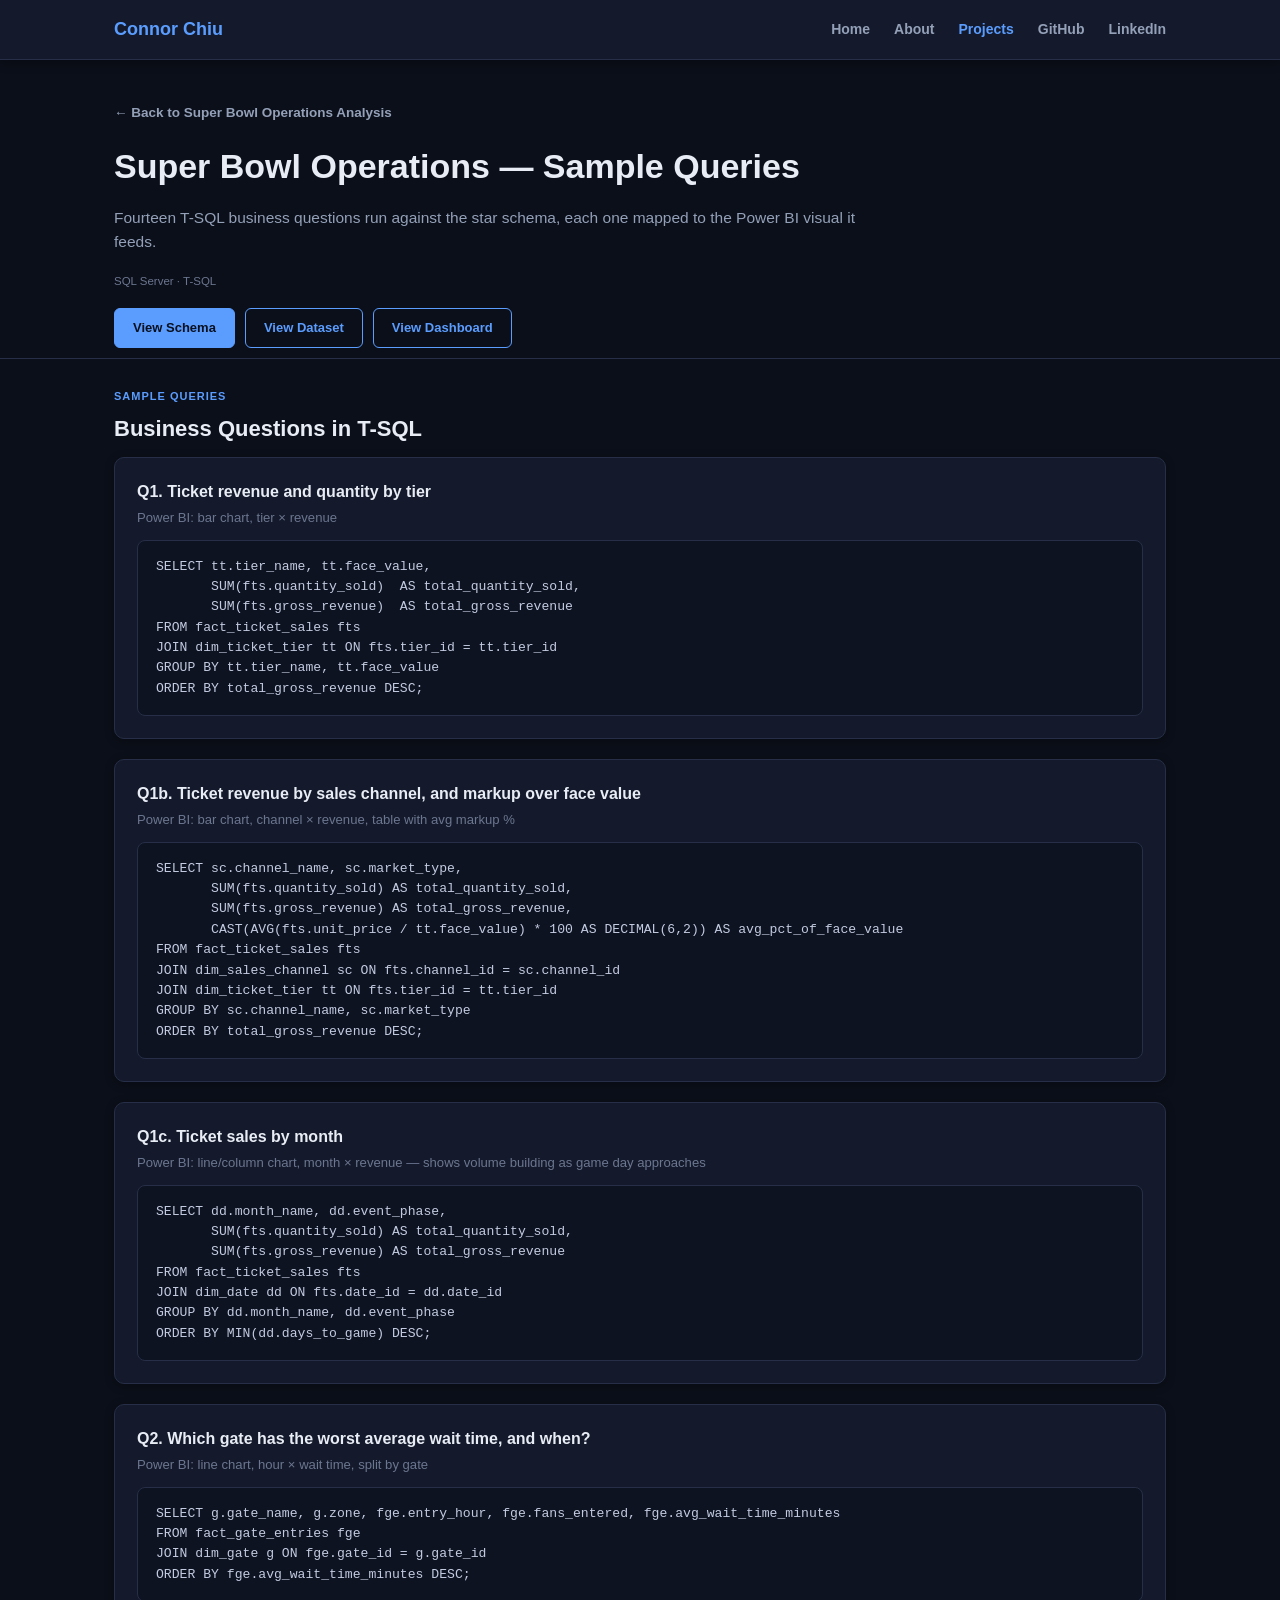
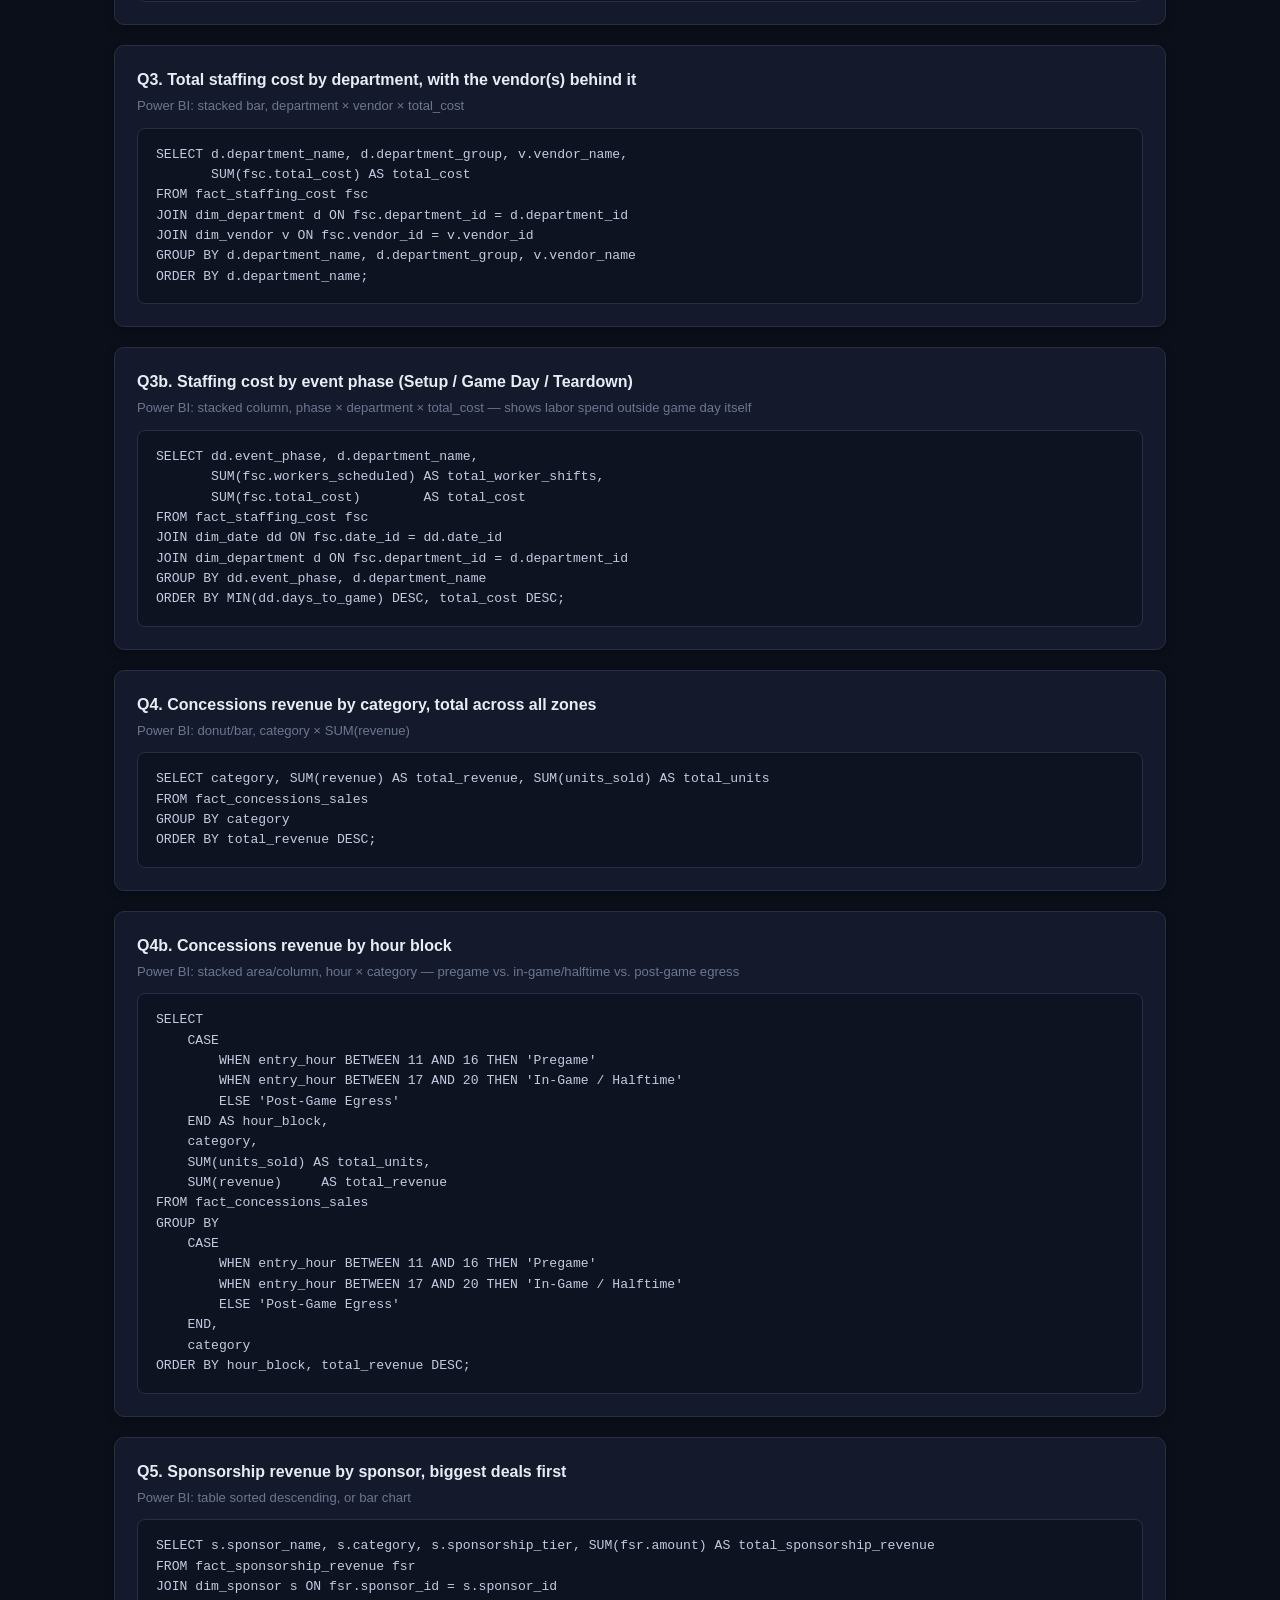
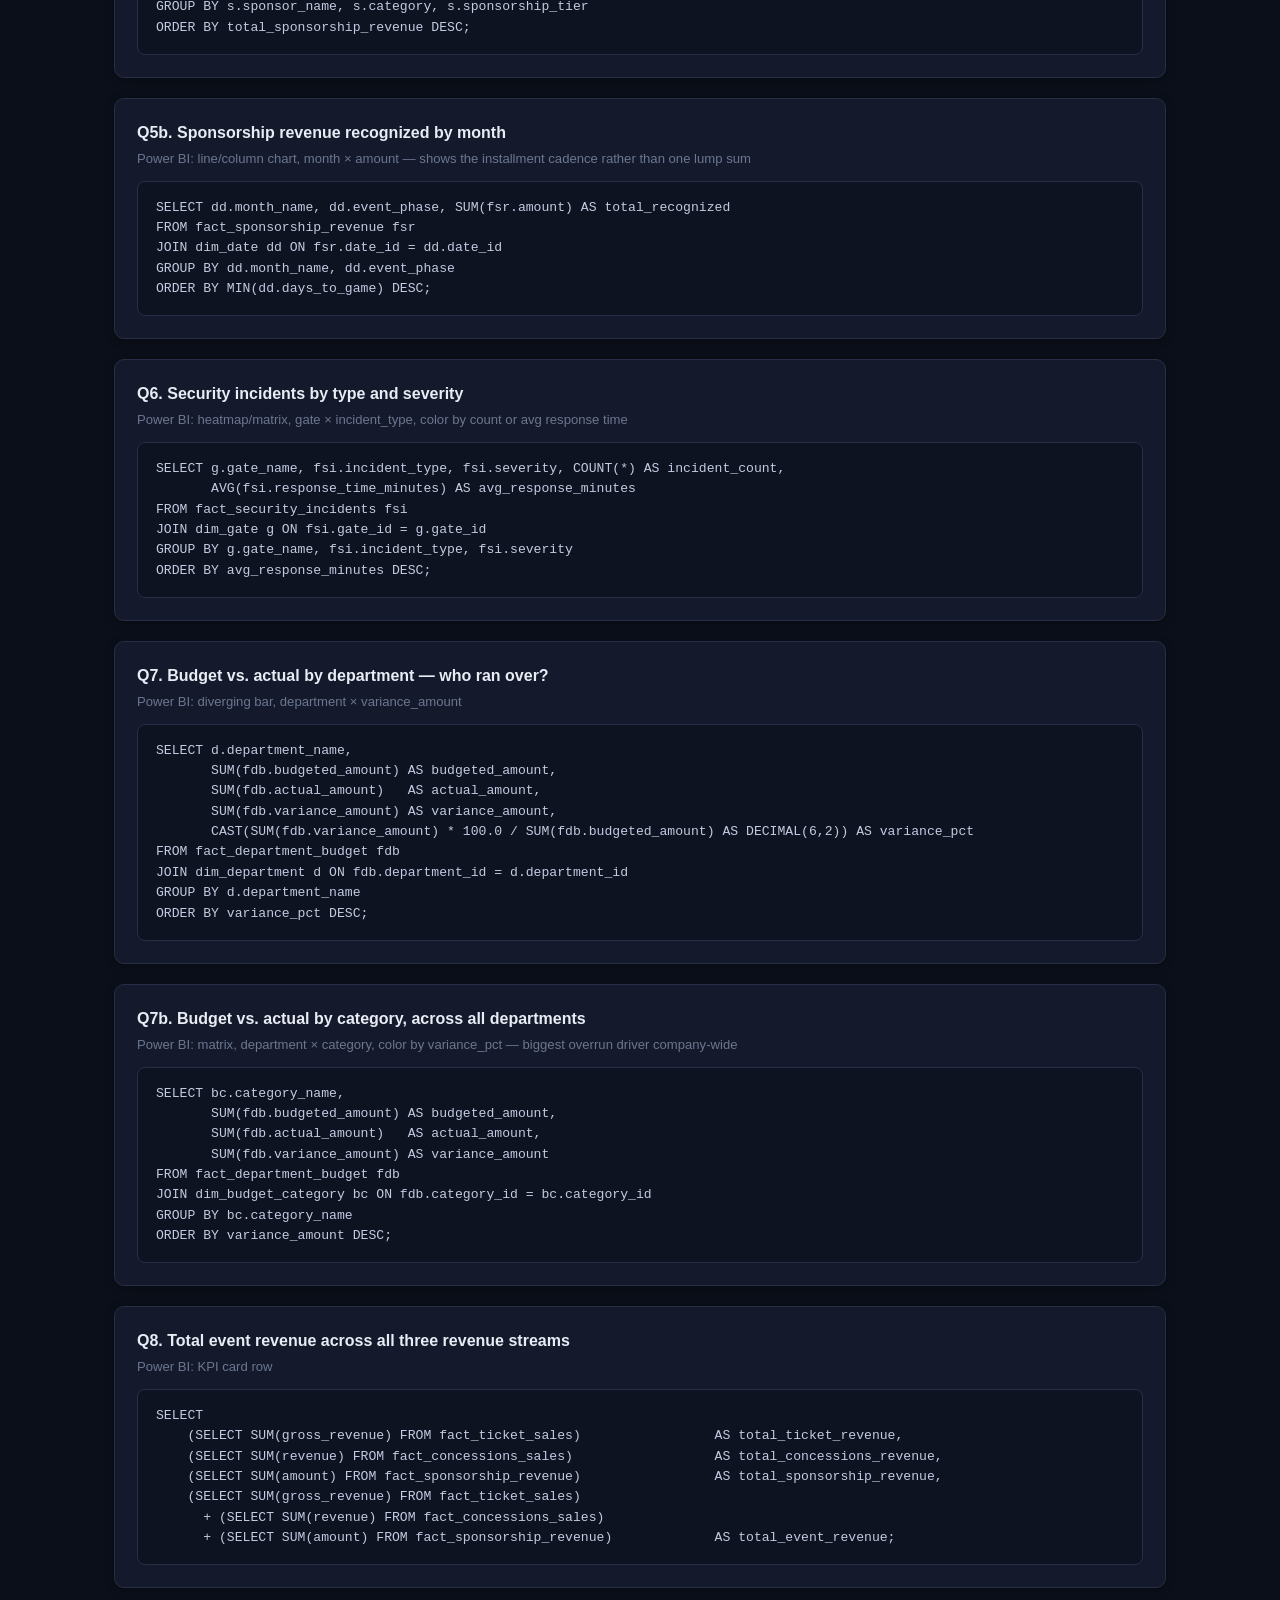
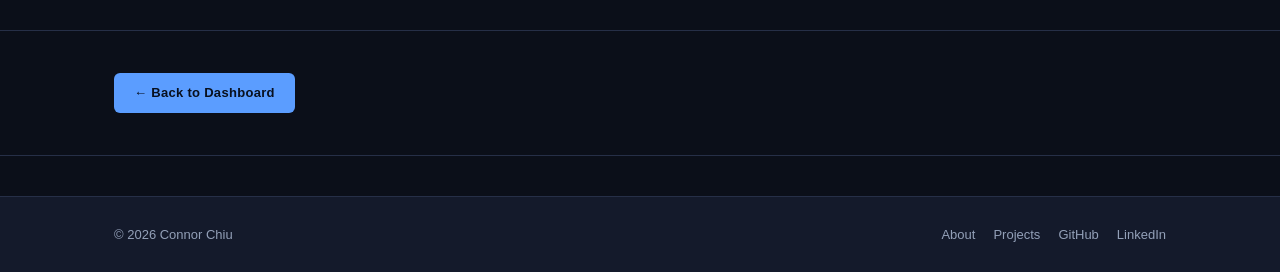
<file: docs/super-bowl-queries.html>
<!DOCTYPE html>
<html lang="en">
<head>
  <meta charset="UTF-8" />
  <meta name="viewport" content="width=device-width, initial-scale=1.0" />
  <title>Super Bowl Operations — Sample Queries — Connor Chiu</title>
  <link rel="stylesheet" href="style.css" />
</head>
<body>

  <header class="site-header">
    <nav>
      <a class="brand" href="index.html">Connor Chiu</a>
      <div class="nav-links">
        <a href="index.html">Home</a>
        <a href="about.html">About</a>
        <a class="active" href="projects.html">Projects</a>
        <a href="https://github.com/connorchiu123-sketch" target="_blank" rel="noopener">GitHub</a>
        <a href="https://www.linkedin.com/in/connor-chiu-3b9094372/" target="_blank" rel="noopener">LinkedIn</a>
      </div>
    </nav>
  </header>

  <main>
    <section class="case-hero">
      <div class="wrap">
        <a class="case-back" href="super-bowl-ops.html">&larr; Back to Super Bowl Operations Analysis</a>
        <h1>Super Bowl Operations &mdash; Sample Queries</h1>
        <p class="lead">
          Fourteen T-SQL business questions run against the star schema, each one
          mapped to the Power BI visual it feeds.
        </p>
        <div class="stack">SQL Server &middot; T-SQL</div>
        <div class="case-links">
          <a class="primary" href="super-bowl-schema.html">View Schema</a>
          <a href="super-bowl-dataset.html">View Dataset</a>
          <a href="super-bowl-ops.html">View Dashboard</a>
        </div>
      </div>
    </section>

    <!-- ================================ SAMPLE QUERIES ================================ -->
    <section class="case-section" style="padding-top: 24px;">
      <div class="wrap">
        <span class="step">Sample Queries</span>
        <h2>Business Questions in T-SQL</h2>

        <div class="query-card chart-card">
          <h3>Q1. Ticket revenue and quantity by tier</h3>
          <div class="sub">Power BI: bar chart, tier &times; revenue</div>
          <pre class="sql-block"><code>SELECT tt.tier_name, tt.face_value,
       SUM(fts.quantity_sold)  AS total_quantity_sold,
       SUM(fts.gross_revenue)  AS total_gross_revenue
FROM fact_ticket_sales fts
JOIN dim_ticket_tier tt ON fts.tier_id = tt.tier_id
GROUP BY tt.tier_name, tt.face_value
ORDER BY total_gross_revenue DESC;</code></pre>
        </div>

        <div class="query-card chart-card">
          <h3>Q1b. Ticket revenue by sales channel, and markup over face value</h3>
          <div class="sub">Power BI: bar chart, channel &times; revenue, table with avg markup %</div>
          <pre class="sql-block"><code>SELECT sc.channel_name, sc.market_type,
       SUM(fts.quantity_sold) AS total_quantity_sold,
       SUM(fts.gross_revenue) AS total_gross_revenue,
       CAST(AVG(fts.unit_price / tt.face_value) * 100 AS DECIMAL(6,2)) AS avg_pct_of_face_value
FROM fact_ticket_sales fts
JOIN dim_sales_channel sc ON fts.channel_id = sc.channel_id
JOIN dim_ticket_tier tt ON fts.tier_id = tt.tier_id
GROUP BY sc.channel_name, sc.market_type
ORDER BY total_gross_revenue DESC;</code></pre>
        </div>

        <div class="query-card chart-card">
          <h3>Q1c. Ticket sales by month</h3>
          <div class="sub">Power BI: line/column chart, month &times; revenue &mdash; shows volume building as game day approaches</div>
          <pre class="sql-block"><code>SELECT dd.month_name, dd.event_phase,
       SUM(fts.quantity_sold) AS total_quantity_sold,
       SUM(fts.gross_revenue) AS total_gross_revenue
FROM fact_ticket_sales fts
JOIN dim_date dd ON fts.date_id = dd.date_id
GROUP BY dd.month_name, dd.event_phase
ORDER BY MIN(dd.days_to_game) DESC;</code></pre>
        </div>

        <div class="query-card chart-card">
          <h3>Q2. Which gate has the worst average wait time, and when?</h3>
          <div class="sub">Power BI: line chart, hour &times; wait time, split by gate</div>
          <pre class="sql-block"><code>SELECT g.gate_name, g.zone, fge.entry_hour, fge.fans_entered, fge.avg_wait_time_minutes
FROM fact_gate_entries fge
JOIN dim_gate g ON fge.gate_id = g.gate_id
ORDER BY fge.avg_wait_time_minutes DESC;</code></pre>
        </div>

        <div class="query-card chart-card">
          <h3>Q3. Total staffing cost by department, with the vendor(s) behind it</h3>
          <div class="sub">Power BI: stacked bar, department &times; vendor &times; total_cost</div>
          <pre class="sql-block"><code>SELECT d.department_name, d.department_group, v.vendor_name,
       SUM(fsc.total_cost) AS total_cost
FROM fact_staffing_cost fsc
JOIN dim_department d ON fsc.department_id = d.department_id
JOIN dim_vendor v ON fsc.vendor_id = v.vendor_id
GROUP BY d.department_name, d.department_group, v.vendor_name
ORDER BY d.department_name;</code></pre>
        </div>

        <div class="query-card chart-card">
          <h3>Q3b. Staffing cost by event phase (Setup / Game Day / Teardown)</h3>
          <div class="sub">Power BI: stacked column, phase &times; department &times; total_cost &mdash; shows labor spend outside game day itself</div>
          <pre class="sql-block"><code>SELECT dd.event_phase, d.department_name,
       SUM(fsc.workers_scheduled) AS total_worker_shifts,
       SUM(fsc.total_cost)        AS total_cost
FROM fact_staffing_cost fsc
JOIN dim_date dd ON fsc.date_id = dd.date_id
JOIN dim_department d ON fsc.department_id = d.department_id
GROUP BY dd.event_phase, d.department_name
ORDER BY MIN(dd.days_to_game) DESC, total_cost DESC;</code></pre>
        </div>

        <div class="query-card chart-card">
          <h3>Q4. Concessions revenue by category, total across all zones</h3>
          <div class="sub">Power BI: donut/bar, category &times; SUM(revenue)</div>
          <pre class="sql-block"><code>SELECT category, SUM(revenue) AS total_revenue, SUM(units_sold) AS total_units
FROM fact_concessions_sales
GROUP BY category
ORDER BY total_revenue DESC;</code></pre>
        </div>

        <div class="query-card chart-card">
          <h3>Q4b. Concessions revenue by hour block</h3>
          <div class="sub">Power BI: stacked area/column, hour &times; category &mdash; pregame vs. in-game/halftime vs. post-game egress</div>
          <pre class="sql-block"><code>SELECT
    CASE
        WHEN entry_hour BETWEEN 11 AND 16 THEN 'Pregame'
        WHEN entry_hour BETWEEN 17 AND 20 THEN 'In-Game / Halftime'
        ELSE 'Post-Game Egress'
    END AS hour_block,
    category,
    SUM(units_sold) AS total_units,
    SUM(revenue)     AS total_revenue
FROM fact_concessions_sales
GROUP BY
    CASE
        WHEN entry_hour BETWEEN 11 AND 16 THEN 'Pregame'
        WHEN entry_hour BETWEEN 17 AND 20 THEN 'In-Game / Halftime'
        ELSE 'Post-Game Egress'
    END,
    category
ORDER BY hour_block, total_revenue DESC;</code></pre>
        </div>

        <div class="query-card chart-card">
          <h3>Q5. Sponsorship revenue by sponsor, biggest deals first</h3>
          <div class="sub">Power BI: table sorted descending, or bar chart</div>
          <pre class="sql-block"><code>SELECT s.sponsor_name, s.category, s.sponsorship_tier, SUM(fsr.amount) AS total_sponsorship_revenue
FROM fact_sponsorship_revenue fsr
JOIN dim_sponsor s ON fsr.sponsor_id = s.sponsor_id
GROUP BY s.sponsor_name, s.category, s.sponsorship_tier
ORDER BY total_sponsorship_revenue DESC;</code></pre>
        </div>

        <div class="query-card chart-card">
          <h3>Q5b. Sponsorship revenue recognized by month</h3>
          <div class="sub">Power BI: line/column chart, month &times; amount &mdash; shows the installment cadence rather than one lump sum</div>
          <pre class="sql-block"><code>SELECT dd.month_name, dd.event_phase, SUM(fsr.amount) AS total_recognized
FROM fact_sponsorship_revenue fsr
JOIN dim_date dd ON fsr.date_id = dd.date_id
GROUP BY dd.month_name, dd.event_phase
ORDER BY MIN(dd.days_to_game) DESC;</code></pre>
        </div>

        <div class="query-card chart-card">
          <h3>Q6. Security incidents by type and severity</h3>
          <div class="sub">Power BI: heatmap/matrix, gate &times; incident_type, color by count or avg response time</div>
          <pre class="sql-block"><code>SELECT g.gate_name, fsi.incident_type, fsi.severity, COUNT(*) AS incident_count,
       AVG(fsi.response_time_minutes) AS avg_response_minutes
FROM fact_security_incidents fsi
JOIN dim_gate g ON fsi.gate_id = g.gate_id
GROUP BY g.gate_name, fsi.incident_type, fsi.severity
ORDER BY avg_response_minutes DESC;</code></pre>
        </div>

        <div class="query-card chart-card">
          <h3>Q7. Budget vs. actual by department &mdash; who ran over?</h3>
          <div class="sub">Power BI: diverging bar, department &times; variance_amount</div>
          <pre class="sql-block"><code>SELECT d.department_name,
       SUM(fdb.budgeted_amount) AS budgeted_amount,
       SUM(fdb.actual_amount)   AS actual_amount,
       SUM(fdb.variance_amount) AS variance_amount,
       CAST(SUM(fdb.variance_amount) * 100.0 / SUM(fdb.budgeted_amount) AS DECIMAL(6,2)) AS variance_pct
FROM fact_department_budget fdb
JOIN dim_department d ON fdb.department_id = d.department_id
GROUP BY d.department_name
ORDER BY variance_pct DESC;</code></pre>
        </div>

        <div class="query-card chart-card">
          <h3>Q7b. Budget vs. actual by category, across all departments</h3>
          <div class="sub">Power BI: matrix, department &times; category, color by variance_pct &mdash; biggest overrun driver company-wide</div>
          <pre class="sql-block"><code>SELECT bc.category_name,
       SUM(fdb.budgeted_amount) AS budgeted_amount,
       SUM(fdb.actual_amount)   AS actual_amount,
       SUM(fdb.variance_amount) AS variance_amount
FROM fact_department_budget fdb
JOIN dim_budget_category bc ON fdb.category_id = bc.category_id
GROUP BY bc.category_name
ORDER BY variance_amount DESC;</code></pre>
        </div>

        <div class="query-card chart-card" style="margin-bottom: 0;">
          <h3>Q8. Total event revenue across all three revenue streams</h3>
          <div class="sub">Power BI: KPI card row</div>
          <pre class="sql-block"><code>SELECT
    (SELECT SUM(gross_revenue) FROM fact_ticket_sales)                 AS total_ticket_revenue,
    (SELECT SUM(revenue) FROM fact_concessions_sales)                  AS total_concessions_revenue,
    (SELECT SUM(amount) FROM fact_sponsorship_revenue)                 AS total_sponsorship_revenue,
    (SELECT SUM(gross_revenue) FROM fact_ticket_sales)
      + (SELECT SUM(revenue) FROM fact_concessions_sales)
      + (SELECT SUM(amount) FROM fact_sponsorship_revenue)             AS total_event_revenue;</code></pre>
        </div>
      </div>
    </section>

    <section class="case-section" style="border-bottom: 1px solid var(--border);">
      <div class="wrap">
        <a class="btn btn-blue" href="super-bowl-ops.html">&larr; Back to Dashboard</a>
      </div>
    </section>
  </main>

  <footer>
    <div class="wrap">
      <span>&copy; 2026 Connor Chiu</span>
      <div class="foot-links">
        <a href="about.html">About</a>
        <a href="projects.html">Projects</a>
        <a href="https://github.com/connorchiu123-sketch" target="_blank" rel="noopener">GitHub</a>
        <a href="https://www.linkedin.com/in/connor-chiu-3b9094372/" target="_blank" rel="noopener">LinkedIn</a>
      </div>
    </div>
  </footer>

</body>
</html>
</file>
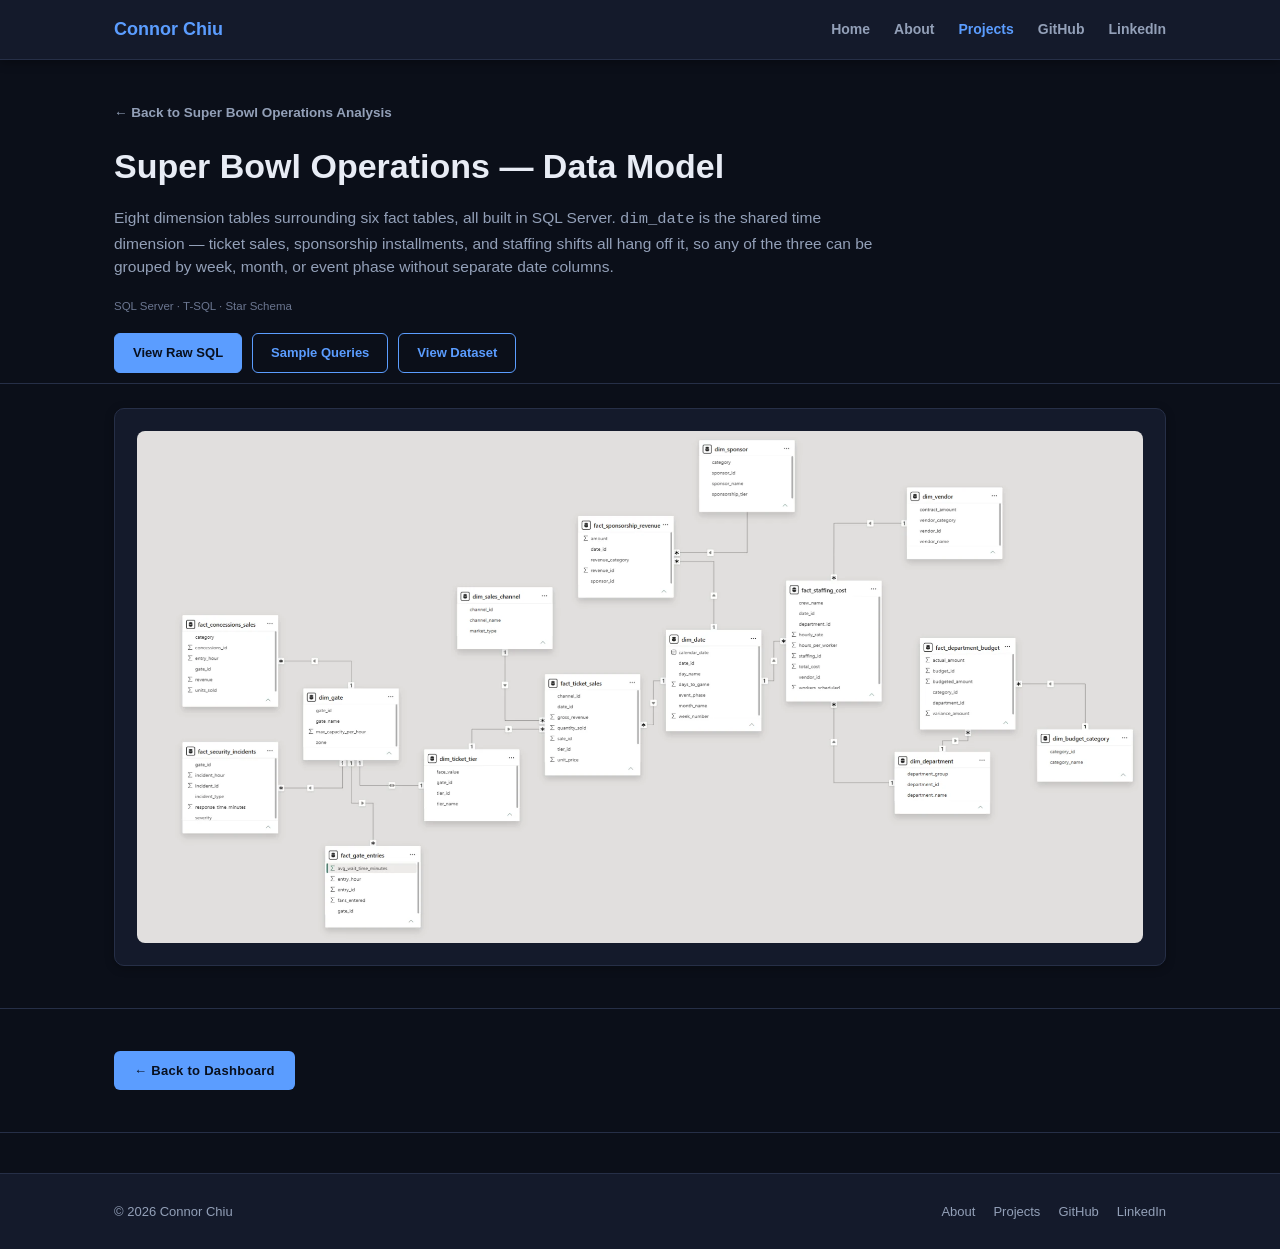
<file: docs/super-bowl-schema.html>
<!DOCTYPE html>
<html lang="en">
<head>
  <meta charset="UTF-8" />
  <meta name="viewport" content="width=device-width, initial-scale=1.0" />
  <title>Super Bowl Operations — Data Model — Connor Chiu</title>
  <link rel="stylesheet" href="style.css" />
</head>
<body>

  <header class="site-header">
    <nav>
      <a class="brand" href="index.html">Connor Chiu</a>
      <div class="nav-links">
        <a href="index.html">Home</a>
        <a href="about.html">About</a>
        <a class="active" href="projects.html">Projects</a>
        <a href="https://github.com/connorchiu123-sketch" target="_blank" rel="noopener">GitHub</a>
        <a href="https://www.linkedin.com/in/connor-chiu-3b9094372/" target="_blank" rel="noopener">LinkedIn</a>
      </div>
    </nav>
  </header>

  <main>
    <section class="case-hero">
      <div class="wrap">
        <a class="case-back" href="super-bowl-ops.html">&larr; Back to Super Bowl Operations Analysis</a>
        <h1>Super Bowl Operations &mdash; Data Model</h1>
        <p class="lead">
          Eight dimension tables surrounding six fact tables, all built in SQL Server.
          <code>dim_date</code> is the shared time dimension &mdash; ticket sales,
          sponsorship installments, and staffing shifts all hang off it, so any of the
          three can be grouped by week, month, or event phase without separate date
          columns.
        </p>
        <div class="stack">SQL Server &middot; T-SQL &middot; Star Schema</div>
        <div class="case-links">
          <a class="primary" href="downloads/SuperBowlOps_02_create_tables.sql">View Raw SQL</a>
          <a href="super-bowl-queries.html">Sample Queries</a>
          <a href="super-bowl-dataset.html">View Dataset</a>
        </div>
      </div>
    </section>

    <section class="case-section" style="padding-top: 24px;">
      <div class="wrap">
        <div class="chart-card">
          <img src="assets/images/superbowl-schema-diagram.jpg" alt="Super Bowl Ops star schema diagram: dim_sponsor, dim_vendor, dim_sales_channel, dim_ticket_tier, dim_gate, dim_date, dim_department, and dim_budget_category surrounding fact_ticket_sales, fact_concessions_sales, fact_sponsorship_revenue, fact_gate_entries, fact_security_incidents, fact_staffing_cost, and fact_department_budget" style="max-width:100%; display:block; border-radius:8px;" />
        </div>
      </div>
    </section>

    <section class="case-section" style="border-bottom: 1px solid var(--border);">
      <div class="wrap">
        <a class="btn btn-blue" href="super-bowl-ops.html">&larr; Back to Dashboard</a>
      </div>
    </section>
  </main>

  <footer>
    <div class="wrap">
      <span>&copy; 2026 Connor Chiu</span>
      <div class="foot-links">
        <a href="about.html">About</a>
        <a href="projects.html">Projects</a>
        <a href="https://github.com/connorchiu123-sketch" target="_blank" rel="noopener">GitHub</a>
        <a href="https://www.linkedin.com/in/connor-chiu-3b9094372/" target="_blank" rel="noopener">LinkedIn</a>
      </div>
    </div>
  </footer>

</body>
</html>
</file>
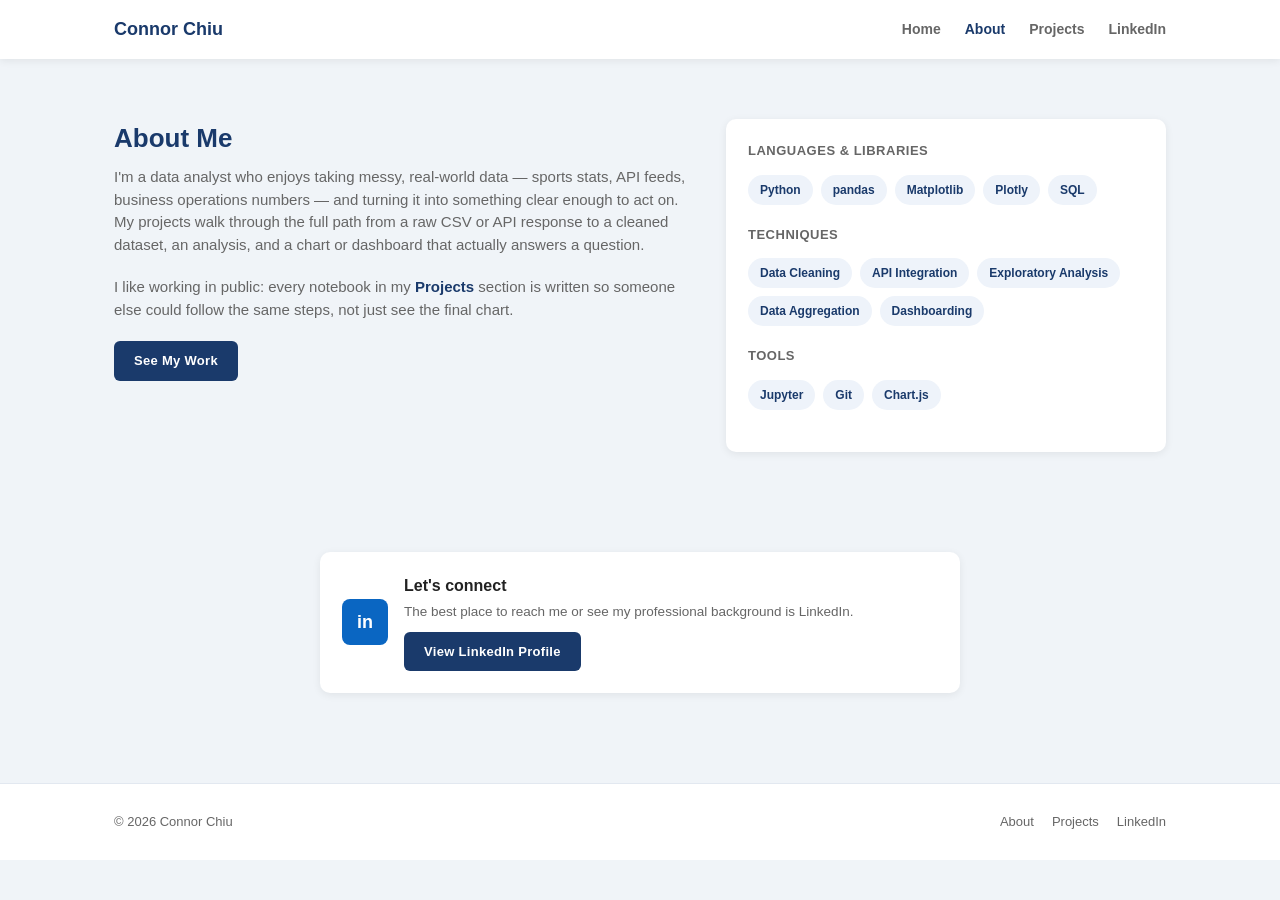
<file: Site/about.html>
<!DOCTYPE html>
<html lang="en">
<head>
  <meta charset="UTF-8" />
  <meta name="viewport" content="width=device-width, initial-scale=1.0" />
  <title>About — Connor Chiu</title>
  <link rel="stylesheet" href="style.css" />
</head>
<body>

  <header class="site-header">
    <nav>
      <a class="brand" href="index.html">Connor Chiu</a>
      <div class="nav-links">
        <a href="index.html">Home</a>
        <a class="active" href="about.html">About</a>
        <a href="projects.html">Projects</a>
        <a href="https://www.linkedin.com/in/connor-chiu-3b9094372/" target="_blank" rel="noopener">LinkedIn</a>
      </div>
    </nav>
  </header>

  <main>
    <section style="padding-top: 60px;">
      <div class="wrap about-grid">
        <div>
          <h2>About Me</h2>
          <p style="color: var(--muted); font-size: 15px; margin-bottom: 20px;">
            I'm a data analyst who enjoys taking messy, real-world data — sports stats,
            API feeds, business operations numbers — and turning it into something clear
            enough to act on. My projects walk through the full path from a raw CSV or
            API response to a cleaned dataset, an analysis, and a chart or dashboard that
            actually answers a question.
          </p>
          <p style="color: var(--muted); font-size: 15px; margin-bottom: 20px;">
            I like working in public: every notebook in my <a href="projects.html" style="color: var(--blue); font-weight: bold;">Projects</a>
            section is written so someone else could follow the same steps, not just see
            the final chart.
          </p>
          <a class="btn btn-blue" href="projects.html">See My Work</a>
        </div>

        <div>
          <div class="skill-card">
            <h3>Languages &amp; Libraries</h3>
            <div class="pill-row">
              <span class="pill">Python</span>
              <span class="pill">pandas</span>
              <span class="pill">Matplotlib</span>
              <span class="pill">Plotly</span>
              <span class="pill">SQL</span>
            </div>
            <h3>Techniques</h3>
            <div class="pill-row">
              <span class="pill">Data Cleaning</span>
              <span class="pill">API Integration</span>
              <span class="pill">Exploratory Analysis</span>
              <span class="pill">Data Aggregation</span>
              <span class="pill">Dashboarding</span>
            </div>
            <h3>Tools</h3>
            <div class="pill-row">
              <span class="pill">Jupyter</span>
              <span class="pill">Git</span>
              <span class="pill">Chart.js</span>
            </div>
          </div>
        </div>
      </div>
    </section>

    <section>
      <div class="wrap">
        <div class="linkedin-box" style="max-width: 640px; margin: 0 auto;">
          <div class="icon">in</div>
          <div>
            <h3 style="font-size: 16px; margin-bottom: 4px;">Let's connect</h3>
            <p style="font-size: 13.5px; color: var(--muted); margin-bottom: 0;">
              The best place to reach me or see my professional background is LinkedIn.
            </p>
            <a class="btn btn-blue" href="https://www.linkedin.com/in/connor-chiu-3b9094372/" target="_blank" rel="noopener">View LinkedIn Profile</a>
          </div>
        </div>
      </div>
    </section>
  </main>

  <footer>
    <div class="wrap">
      <span>&copy; 2026 Connor Chiu</span>
      <div class="foot-links">
        <a href="about.html">About</a>
        <a href="projects.html">Projects</a>
        <a href="https://www.linkedin.com/in/connor-chiu-3b9094372/" target="_blank" rel="noopener">LinkedIn</a>
      </div>
    </div>
  </footer>

</body>
</html>
</file>
<file: docs/style.css>
* { box-sizing: border-box; margin: 0; padding: 0; }

:root {
  --blue: #5b9dff;
  --blue-dim: #1a3a6b;
  --blue-light: #7fb4ff;
  --red: #ff6b6b;
  --red-dim: #6e1414;
  --bg: #0b0f19;
  --surface: #141a2b;
  --surface-alt: #1b2338;
  --border: #262f47;
  --text: #e8ecf5;
  --muted: #93a0b8;
}

body {
  font-family: Arial, Helvetica, sans-serif;
  background: var(--bg);
  color: var(--text);
  line-height: 1.5;
}

a { color: inherit; text-decoration: none; }

.wrap {
  max-width: 1100px;
  margin: 0 auto;
  padding: 0 24px;
}

/* Nav */
header.site-header {
  background: var(--surface);
  border-bottom: 1px solid var(--border);
  box-shadow: 0 2px 10px rgba(0,0,0,.35);
  position: sticky;
  top: 0;
  z-index: 10;
}

nav {
  max-width: 1100px;
  margin: 0 auto;
  padding: 16px 24px;
  display: flex;
  align-items: center;
  justify-content: space-between;
  flex-wrap: wrap;
  gap: 12px;
}

.brand {
  font-weight: bold;
  font-size: 18px;
  color: var(--blue);
}

.nav-links {
  display: flex;
  align-items: center;
  gap: 24px;
  font-size: 14px;
  font-weight: bold;
  color: var(--muted);
}

.nav-links a:hover { color: var(--blue); }

.nav-links a.active { color: var(--blue); }

.btn {
  display: inline-block;
  padding: 10px 20px;
  border-radius: 6px;
  font-size: 13px;
  font-weight: bold;
  letter-spacing: .3px;
  transition: opacity .15s ease;
}

.btn:hover { opacity: .85; }

.btn-blue { background: var(--blue); color: #08101f; }
.btn-red { background: var(--red); color: #08101f; }
.btn-outline {
  background: transparent;
  color: var(--blue);
  border: 2px solid var(--blue);
}

/* Hero */
.hero {
  padding: 90px 0 70px;
  text-align: center;
}

.hero .eyebrow {
  display: inline-block;
  padding: 5px 16px;
  border-radius: 20px;
  background: rgba(91,157,255,.14);
  color: var(--blue);
  font-size: 12px;
  font-weight: bold;
  letter-spacing: 1.2px;
  text-transform: uppercase;
  margin-bottom: 18px;
}

.hero h1 {
  font-size: 42px;
  color: var(--text);
  margin-bottom: 12px;
}


.hero p.tagline {
  font-size: 17px;
  color: var(--muted);
  max-width: 560px;
  margin: 0 auto 30px;
}

.hero .cta-row {
  display: flex;
  justify-content: center;
  gap: 16px;
  flex-wrap: wrap;
}

/* Sections */
section { padding: 50px 0; }

section h2 {
  font-size: 26px;
  color: var(--text);
  margin-bottom: 8px;
  text-align: center;
}

section p.section-sub {
  text-align: center;
  color: var(--muted);
  font-size: 14px;
  margin-bottom: 34px;
}

/* Cards */
.grid {
  display: grid;
  grid-template-columns: repeat(auto-fit, minmax(260px, 1fr));
  gap: 22px;
}

/* auto-fit collapses awkwardly with only 2-3 items in a wide container (tracks
   get created for space that will never be filled) — use a fixed column count
   when the number of items is known ahead of time. */
.grid-2 { grid-template-columns: repeat(2, 1fr); }
.grid-3 { grid-template-columns: repeat(3, 1fr); }
.grid-4 { grid-template-columns: repeat(4, 1fr); }

@media (max-width: 880px) {
  .grid-4 { grid-template-columns: repeat(2, 1fr); }
}

@media (max-width: 620px) {
  .grid-2, .grid-3, .grid-4 { grid-template-columns: 1fr; }
}

.card {
  background: var(--surface);
  border: 1px solid var(--border);
  border-radius: 10px;
  padding: 24px;
  box-shadow: 0 2px 10px rgba(0,0,0,.3);
  display: flex;
  flex-direction: column;
}

.card .tag {
  align-self: flex-start;
  padding: 4px 12px;
  border-radius: 4px;
  font-size: 10px;
  font-weight: bold;
  letter-spacing: 1px;
  text-transform: uppercase;
  color: #fff;
  margin-bottom: 14px;
}

.tag.blue { background: var(--blue-dim); }
.tag.red { background: var(--red-dim); }
.tag.gold { background: #6b5410; color: #ffd75e; }
.tag.done { background: #123f2b; color: #4ade80; }
.tag.progress { background: var(--red-dim); color: var(--red); }

.card h3 {
  font-size: 17px;
  color: var(--text);
  margin-bottom: 8px;
}

.card p {
  font-size: 13.5px;
  color: var(--muted);
  margin-bottom: 16px;
  flex-grow: 1;
}

.card .stack {
  font-size: 11px;
  color: #6b7690;
  margin-bottom: 16px;
}

.card .links {
  display: flex;
  gap: 10px;
  flex-wrap: wrap;
}

.card .links a {
  font-size: 12.5px;
  font-weight: bold;
  color: var(--blue);
  border: 1px solid var(--blue);
  padding: 7px 14px;
  border-radius: 6px;
}

.card .links a.primary {
  background: var(--blue);
  color: #08101f;
  border-color: var(--blue);
}

.card .links a:hover { opacity: .8; }

/* Featured / live demo banner */
.feature-banner {
  background: linear-gradient(135deg, var(--blue-dim), var(--blue));
  color: #fff;
  border-radius: 12px;
  padding: 32px;
  display: flex;
  justify-content: space-between;
  align-items: center;
  flex-wrap: wrap;
  gap: 20px;
  margin-bottom: 40px;
}

.feature-banner h3 { font-size: 20px; margin-bottom: 6px; }
.feature-banner p { font-size: 13.5px; opacity: .9; max-width: 480px; }
.feature-banner .btn { background: #fff; color: var(--blue-dim); }

/* About page */
.about-grid {
  display: grid;
  grid-template-columns: 1.3fr 1fr;
  gap: 40px;
  align-items: start;
}

@media (max-width: 720px) {
  .about-grid { grid-template-columns: 1fr; }
}

.about-grid h2 { text-align: left; }

.skill-card {
  background: var(--surface);
  border: 1px solid var(--border);
  border-radius: 10px;
  padding: 22px;
  box-shadow: 0 2px 10px rgba(0,0,0,.3);
}

.skill-card h3 {
  font-size: 13px;
  text-transform: uppercase;
  letter-spacing: .5px;
  color: var(--muted);
  margin-bottom: 14px;
}

.pill-row { display: flex; flex-wrap: wrap; gap: 8px; margin-bottom: 20px; }

.pill {
  background: rgba(91,157,255,.14);
  color: var(--blue);
  font-size: 12px;
  font-weight: bold;
  padding: 6px 12px;
  border-radius: 20px;
}

/* LinkedIn callout */
.linkedin-box {
  background: var(--surface);
  border: 1px solid var(--border);
  border-radius: 10px;
  padding: 22px;
  box-shadow: 0 2px 10px rgba(0,0,0,.3);
  display: flex;
  align-items: center;
  gap: 16px;
}

.linkedin-box .icon {
  width: 46px;
  height: 46px;
  border-radius: 8px;
  background: #0a66c2;
  color: #fff;
  display: flex;
  align-items: center;
  justify-content: center;
  font-weight: bold;
  font-size: 18px;
  flex-shrink: 0;
}

.linkedin-box .btn { margin-top: 10px; }

/* Footer */
footer {
  background: var(--surface);
  border-top: 1px solid var(--border);
  padding: 28px 0;
  margin-top: 40px;
}

footer .wrap {
  display: flex;
  justify-content: space-between;
  align-items: center;
  flex-wrap: wrap;
  gap: 12px;
  font-size: 13px;
  color: var(--muted);
}

footer .foot-links { display: flex; gap: 18px; }
footer .foot-links a:hover { color: var(--blue); }

/* Case study page */
.case-back {
  display: inline-block;
  font-size: 13.5px;
  font-weight: bold;
  color: var(--muted);
  margin-bottom: 18px;
}

.case-back:hover { color: var(--blue); }

.case-hero { padding: 40px 0 10px; }

.case-hero .top-row {
  display: flex;
  gap: 10px;
  flex-wrap: wrap;
  margin-bottom: 14px;
}

.case-hero .tag {
  padding: 4px 12px;
  border-radius: 4px;
  font-size: 10px;
  font-weight: bold;
  letter-spacing: 1px;
  text-transform: uppercase;
}

.case-hero .tag.done { background: #123f2b; color: #4ade80; }
.case-hero .tag.gold { background: #6b5410; color: #ffd75e; }

.case-hero h1 {
  font-size: 34px;
  color: var(--text);
  margin-bottom: 14px;
  text-align: left;
}

.case-hero p.lead {
  font-size: 15.5px;
  color: var(--muted);
  max-width: 760px;
  margin-bottom: 20px;
}

.case-hero .dataset-facts {
  display: flex;
  gap: 28px;
  flex-wrap: wrap;
  margin-bottom: 10px;
}

.case-hero .dataset-facts div { font-size: 13px; color: var(--muted); }
.case-hero .dataset-facts strong { display: block; font-size: 18px; color: var(--blue); }

.case-hero .stack {
  font-size: 11.5px;
  color: #6b7690;
  margin-top: 16px;
}

.case-links { display: flex; gap: 10px; flex-wrap: wrap; margin-top: 18px; }

.case-links a {
  font-size: 13px;
  font-weight: bold;
  padding: 9px 18px;
  border-radius: 6px;
  border: 1px solid var(--blue);
  color: var(--blue);
}

.case-links a.primary { background: var(--blue); color: #08101f; }

/* Case sections */
.case-section {
  border-top: 1px solid var(--border);
  padding: 42px 0;
}

.case-section .step {
  display: inline-block;
  font-size: 11px;
  font-weight: bold;
  letter-spacing: 1px;
  color: var(--blue);
  text-transform: uppercase;
  margin-bottom: 8px;
}

.case-section h2 {
  text-align: left;
  font-size: 22px;
  margin-bottom: 12px;
}

.case-section p {
  font-size: 14.5px;
  color: var(--muted);
  max-width: 800px;
  margin-bottom: 16px;
}

.metrics-row {
  display: flex;
  gap: 16px;
  flex-wrap: wrap;
  margin: 16px 0 20px;
}

.metric-box {
  background: var(--surface);
  border: 1px solid var(--border);
  border-radius: 10px;
  padding: 16px 22px;
  min-width: 160px;
}

.metric-box .lbl { font-size: 11px; color: var(--muted); text-transform: uppercase; letter-spacing: .5px; margin-bottom: 6px; }
.metric-box .val { font-size: 20px; font-weight: bold; color: var(--blue); }

/* Live Chart.js dashboard elements */
.chart-card {
  background: var(--surface);
  border: 1px solid var(--border);
  border-radius: 10px;
  padding: 22px;
  box-shadow: 0 2px 10px rgba(0,0,0,.3);
}

.chart-card h3 { margin: 0 0 4px; font-size: 1.02rem; font-weight: 700; color: var(--text); }
.chart-card .sub { color: #6b7690; font-size: 0.82rem; margin-bottom: 16px; }

/* Chart.js with maintainAspectRatio:false needs an explicitly-sized, positioned
   parent — otherwise the canvas and its container resize each other in a loop. */
.chart-canvas-wrap { position: relative; width: 100%; height: 300px; }
.chart-tall .chart-canvas-wrap { height: 400px; }
.chart-xl .chart-canvas-wrap { height: 480px; }
.chart-canvas-wrap canvas { position: absolute; top: 0; left: 0; width: 100% !important; height: 100% !important; }

.tabs { display: flex; gap: 8px; margin-bottom: 18px; flex-wrap: wrap; }
.tab-btn {
  padding: 8px 16px;
  border-radius: 999px;
  border: 1px solid var(--border);
  background: transparent;
  color: var(--muted);
  font-size: 0.85rem;
  font-weight: 600;
  cursor: pointer;
}
.tab-btn.active { background: var(--blue); border-color: var(--blue); color: #08101f; }

table.data-table {
  width: 100%;
  border-collapse: collapse;
  font-size: 0.88rem;
}
.data-table th, .data-table td {
  padding: 10px 12px;
  border-bottom: 1px solid var(--border);
  text-align: left;
  white-space: nowrap;
}
.data-table th { color: #6b7690; font-weight: 600; font-size: 0.76rem; text-transform: uppercase; letter-spacing: 0.4px; }
.data-table tr:hover td { background: rgba(255,255,255,0.02); }
.table-scroll { overflow-x: auto; }
.table-scroll-v { max-height: 420px; overflow-y: auto; }
.table-scroll-v .data-table thead th {
  position: sticky;
  top: 0;
  background: var(--surface);
  box-shadow: 0 1px 0 var(--border);
}
.data-table caption { caption-side: top; text-align: left; color: #6b7690; font-size: 0.76rem; margin-bottom: 8px; }

.sql-block {
  background: #0e1322;
  border: 1px solid var(--border);
  border-radius: 8px;
  padding: 16px 18px;
  overflow-x: auto;
  font-family: "Cascadia Code", "Consolas", "SFMono-Regular", Menlo, monospace;
  font-size: 0.82rem;
  line-height: 1.55;
  color: #c3cbe0;
}
.sql-block .sql-comment { color: #6b7690; }
.sql-block .sql-keyword { color: var(--blue-light); font-weight: 600; }

.query-card { margin-bottom: 20px; }
.query-card h3 { margin: 0 0 4px; font-size: 1rem; font-weight: 700; color: var(--text); }
.query-card .sub { color: #6b7690; font-size: 0.82rem; margin-bottom: 12px; }

.card-title-row { display: flex; align-items: flex-start; justify-content: space-between; gap: 12px; }
.btn-csv {
  flex-shrink: 0;
  font-size: 11.5px;
  font-weight: bold;
  color: var(--blue);
  border: 1px solid var(--blue);
  padding: 5px 10px;
  border-radius: 6px;
  white-space: nowrap;
}
.btn-csv:hover { background: var(--blue); color: #08101f; }

.pos-dot { display: inline-block; width: 9px; height: 9px; border-radius: 50%; margin-right: 7px; }

.finding-list { display: flex; flex-direction: column; gap: 16px; max-width: 800px; }
.finding-item {
  display: flex; gap: 14px;
  background: var(--surface);
  border: 1px solid var(--border);
  border-radius: 8px;
  padding: 16px 18px;
}
.finding-item .n { font-weight: bold; color: var(--blue); flex-shrink: 0; }
.finding-item p { margin: 0; color: var(--muted); font-size: 0.92rem; }
.finding-item strong { color: var(--text); }

.placeholder-panel {
  border: 1px dashed var(--border);
  border-radius: 10px;
  padding: 60px 30px;
  text-align: center;
  color: #6b7690;
  background: var(--surface);
}
.placeholder-panel .big-icon { font-size: 2.6rem; margin-bottom: 14px; }
.placeholder-panel h3 { color: var(--text); margin: 0 0 10px; }

/* Power BI recreation: slicer sidebar + filtered layout */
.pbi-layout { display: flex; gap: 24px; align-items: flex-start; }
.pbi-sidebar { width: 220px; flex-shrink: 0; display: flex; flex-direction: column; gap: 14px; position: sticky; top: 90px; }
.pbi-main { flex: 1; min-width: 0; display: flex; flex-direction: column; gap: 20px; }

.slicer-panel {
  background: var(--surface);
  border: 1px solid var(--border);
  border-radius: 10px;
  padding: 14px 16px;
}
.slicer-title { font-size: 11px; font-weight: bold; text-transform: uppercase; letter-spacing: .5px; color: var(--muted); margin-bottom: 10px; }
.slicer-list { display: flex; flex-direction: column; gap: 7px; max-height: 160px; overflow-y: auto; }
.slicer-item { display: flex; align-items: center; gap: 8px; font-size: 13px; color: var(--text); cursor: pointer; }
.slicer-item input { accent-color: var(--blue); cursor: pointer; }
.slicer-chips { display: flex; flex-wrap: wrap; gap: 6px; }
.slicer-chip {
  padding: 5px 10px;
  border-radius: 6px;
  border: 1px solid var(--border);
  background: transparent;
  color: var(--muted);
  font-size: 12px;
  font-weight: 600;
  cursor: pointer;
}
.slicer-chip.active { background: var(--blue); border-color: var(--blue); color: #08101f; }
.slicer-clear {
  width: 100%;
  text-align: center;
  font-size: 12px;
  font-weight: bold;
  color: var(--blue);
  border: 1px solid var(--blue);
  padding: 8px;
  border-radius: 6px;
  background: transparent;
  cursor: pointer;
}
.slicer-clear:hover { background: var(--blue); color: #08101f; }
.pbi-status { font-size: 0.82rem; color: #6b7690; margin-top: -8px; }
.pbi-status strong { color: var(--blue); }

@media (max-width: 880px) {
  .pbi-layout { flex-direction: column; }
  .pbi-sidebar { width: 100%; position: static; flex-direction: row; flex-wrap: wrap; }
  .slicer-panel { flex: 1; min-width: 160px; }
}
</file>
<file: Site/style.css>
* { box-sizing: border-box; margin: 0; padding: 0; }

:root {
  --blue: #1a3a6b;
  --blue-light: #2e86c1;
  --red: #8b0000;
  --bg: #f0f4f8;
  --text: #222;
  --muted: #666;
}

body {
  font-family: Arial, Helvetica, sans-serif;
  background: var(--bg);
  color: var(--text);
  line-height: 1.5;
}

a { color: inherit; text-decoration: none; }

.wrap {
  max-width: 1100px;
  margin: 0 auto;
  padding: 0 24px;
}

/* Nav */
header.site-header {
  background: #fff;
  box-shadow: 0 2px 8px rgba(0,0,0,.07);
  position: sticky;
  top: 0;
  z-index: 10;
}

nav {
  max-width: 1100px;
  margin: 0 auto;
  padding: 16px 24px;
  display: flex;
  align-items: center;
  justify-content: space-between;
  flex-wrap: wrap;
  gap: 12px;
}

.brand {
  font-weight: bold;
  font-size: 18px;
  color: var(--blue);
}

.nav-links {
  display: flex;
  align-items: center;
  gap: 24px;
  font-size: 14px;
  font-weight: bold;
  color: var(--muted);
}

.nav-links a:hover { color: var(--blue); }

.nav-links a.active { color: var(--blue); }

.btn {
  display: inline-block;
  padding: 10px 20px;
  border-radius: 6px;
  font-size: 13px;
  font-weight: bold;
  letter-spacing: .3px;
  transition: opacity .15s ease;
}

.btn:hover { opacity: .85; }

.btn-blue { background: var(--blue); color: #fff; }
.btn-red { background: var(--red); color: #fff; }
.btn-outline {
  background: transparent;
  color: var(--blue);
  border: 2px solid var(--blue);
}

/* Hero */
.hero {
  padding: 90px 0 70px;
  text-align: center;
}

.hero .eyebrow {
  display: inline-block;
  padding: 5px 16px;
  border-radius: 20px;
  background: #e3ecf7;
  color: var(--blue);
  font-size: 12px;
  font-weight: bold;
  letter-spacing: 1.2px;
  text-transform: uppercase;
  margin-bottom: 18px;
}

.hero h1 {
  font-size: 42px;
  color: var(--blue);
  margin-bottom: 12px;
}

.hero h1 span { color: var(--red); }

.hero p.tagline {
  font-size: 17px;
  color: var(--muted);
  max-width: 560px;
  margin: 0 auto 30px;
}

.hero .cta-row {
  display: flex;
  justify-content: center;
  gap: 16px;
  flex-wrap: wrap;
}

/* Sections */
section { padding: 50px 0; }

section h2 {
  font-size: 26px;
  color: var(--blue);
  margin-bottom: 8px;
  text-align: center;
}

section p.section-sub {
  text-align: center;
  color: var(--muted);
  font-size: 14px;
  margin-bottom: 34px;
}

/* Cards */
.grid {
  display: grid;
  grid-template-columns: repeat(auto-fit, minmax(260px, 1fr));
  gap: 22px;
}

.card {
  background: #fff;
  border-radius: 10px;
  padding: 24px;
  box-shadow: 0 2px 8px rgba(0,0,0,.07);
  display: flex;
  flex-direction: column;
}

.card .tag {
  align-self: flex-start;
  padding: 4px 12px;
  border-radius: 4px;
  font-size: 10px;
  font-weight: bold;
  letter-spacing: 1px;
  text-transform: uppercase;
  color: #fff;
  margin-bottom: 14px;
}

.tag.blue { background: var(--blue); }
.tag.red { background: var(--red); }

.card h3 {
  font-size: 17px;
  color: var(--text);
  margin-bottom: 8px;
}

.card p {
  font-size: 13.5px;
  color: var(--muted);
  margin-bottom: 16px;
  flex-grow: 1;
}

.card .stack {
  font-size: 11px;
  color: #999;
  margin-bottom: 16px;
}

.card .links {
  display: flex;
  gap: 10px;
  flex-wrap: wrap;
}

.card .links a {
  font-size: 12.5px;
  font-weight: bold;
  color: var(--blue);
  border: 1px solid var(--blue);
  padding: 7px 14px;
  border-radius: 6px;
}

.card .links a.primary {
  background: var(--blue);
  color: #fff;
}

.card .links a:hover { opacity: .8; }

/* Featured / live demo banner */
.feature-banner {
  background: linear-gradient(135deg, var(--blue), var(--blue-light));
  color: #fff;
  border-radius: 12px;
  padding: 32px;
  display: flex;
  justify-content: space-between;
  align-items: center;
  flex-wrap: wrap;
  gap: 20px;
  margin-bottom: 40px;
}

.feature-banner h3 { font-size: 20px; margin-bottom: 6px; }
.feature-banner p { font-size: 13.5px; opacity: .9; max-width: 480px; }
.feature-banner .btn { background: #fff; color: var(--blue); }

/* About page */
.about-grid {
  display: grid;
  grid-template-columns: 1.3fr 1fr;
  gap: 40px;
  align-items: start;
}

@media (max-width: 720px) {
  .about-grid { grid-template-columns: 1fr; }
}

.about-grid h2 { text-align: left; }

.skill-card {
  background: #fff;
  border-radius: 10px;
  padding: 22px;
  box-shadow: 0 2px 8px rgba(0,0,0,.07);
}

.skill-card h3 {
  font-size: 13px;
  text-transform: uppercase;
  letter-spacing: .5px;
  color: var(--muted);
  margin-bottom: 14px;
}

.pill-row { display: flex; flex-wrap: wrap; gap: 8px; margin-bottom: 20px; }

.pill {
  background: #eef3fa;
  color: var(--blue);
  font-size: 12px;
  font-weight: bold;
  padding: 6px 12px;
  border-radius: 20px;
}

/* LinkedIn callout */
.linkedin-box {
  background: #fff;
  border-radius: 10px;
  padding: 22px;
  box-shadow: 0 2px 8px rgba(0,0,0,.07);
  display: flex;
  align-items: center;
  gap: 16px;
}

.linkedin-box .icon {
  width: 46px;
  height: 46px;
  border-radius: 8px;
  background: #0a66c2;
  color: #fff;
  display: flex;
  align-items: center;
  justify-content: center;
  font-weight: bold;
  font-size: 18px;
  flex-shrink: 0;
}

.linkedin-box .btn { margin-top: 10px; }

/* Footer */
footer {
  background: #fff;
  border-top: 1px solid #e2e8f0;
  padding: 28px 0;
  margin-top: 40px;
}

footer .wrap {
  display: flex;
  justify-content: space-between;
  align-items: center;
  flex-wrap: wrap;
  gap: 12px;
  font-size: 13px;
  color: var(--muted);
}

footer .foot-links { display: flex; gap: 18px; }
footer .foot-links a:hover { color: var(--blue); }
</file>
